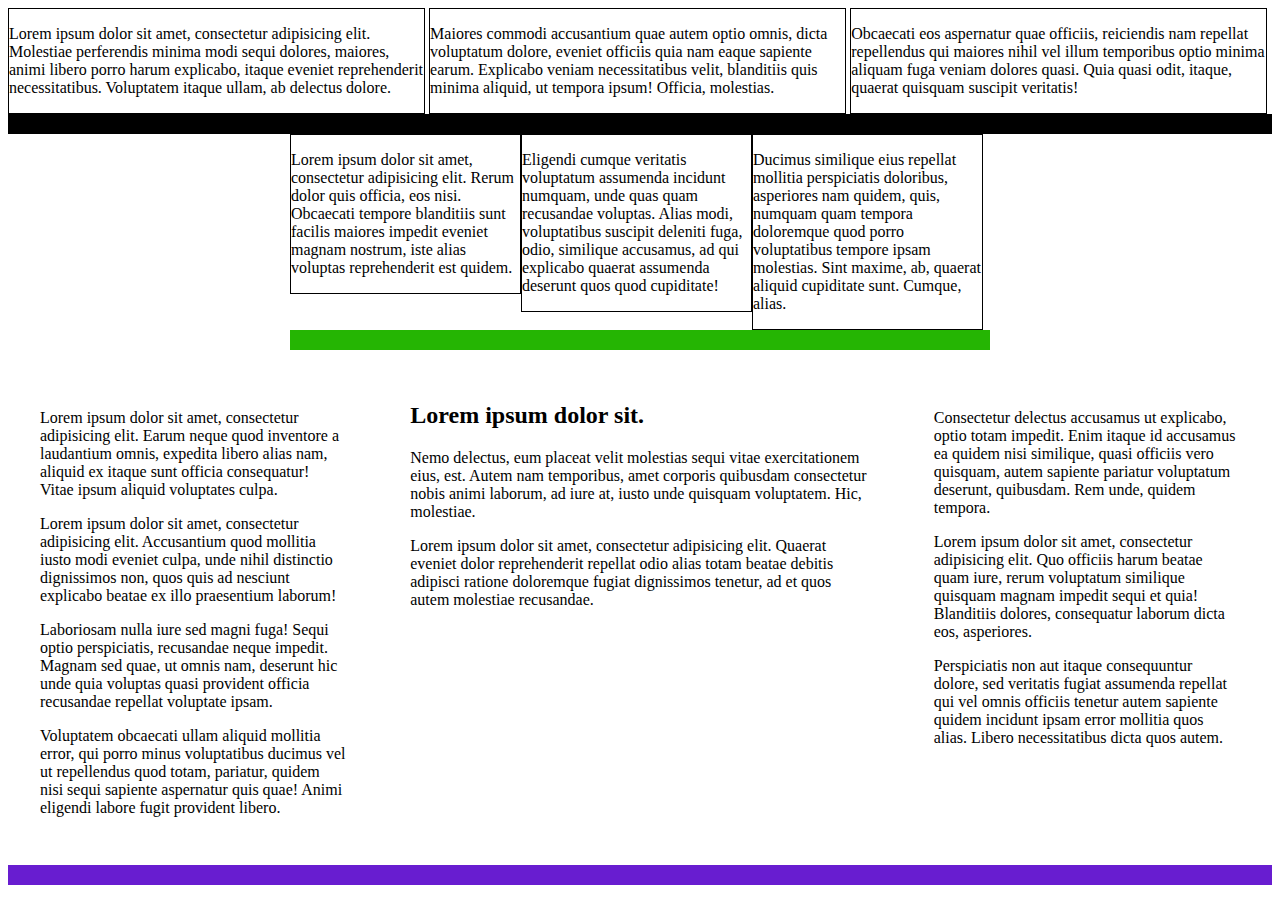
<file: clases/clase3/index.html>
<!DOCTYPE html>
<html lang="en">
<head>
  <meta charset="UTF-8">
  <title>Clase 3</title>
  <link rel="stylesheet" href="css/style.css">
</head>
<body>
  
<!-- div.inline-block>div.columna*3>p>lorem-->
  <div class="inline-block">
    <div class="columna">
      <p>Lorem ipsum dolor sit amet, consectetur adipisicing elit. Molestiae perferendis minima modi sequi dolores, maiores, animi libero porro harum explicabo, itaque eveniet reprehenderit necessitatibus. Voluptatem itaque ullam, ab delectus dolore.</p>
    </div>
    <div class="columna">
      <p>Maiores commodi accusantium quae autem optio omnis, dicta voluptatum dolore, eveniet officiis quia nam eaque sapiente earum. Explicabo veniam necessitatibus velit, blanditiis quis minima aliquid, ut tempora ipsum! Officia, molestias.</p>
    </div>
    <div class="columna">
      <p>Obcaecati eos aspernatur quae officiis, reiciendis nam repellat repellendus qui maiores nihil vel illum temporibus optio minima aliquam fuga veniam dolores quasi. Quia quasi odit, itaque, quaerat quisquam suscipit veritatis!</p>
    </div>
  </div>

<!-- div.float>div.columna*3>p>lorem-->
  <div class="container">
    <div class="float">
      <div class="columna">
        <p>Lorem ipsum dolor sit amet, consectetur adipisicing elit. Rerum dolor quis officia, eos nisi. Obcaecati tempore blanditiis sunt facilis maiores impedit eveniet magnam nostrum, iste alias voluptas reprehenderit est quidem.</p>
      </div>
      <div class="columna">
        <p>Eligendi cumque veritatis voluptatum assumenda incidunt numquam, unde quas quam recusandae voluptas. Alias modi, voluptatibus suscipit deleniti fuga, odio, similique accusamus, ad qui explicabo quaerat assumenda deserunt quos quod cupiditate!</p>
      </div>
      <div class="columna">
        <p>Ducimus similique eius repellat mollitia perspiciatis doloribus, asperiores nam quidem, quis, numquam quam tempora doloremque quod porro voluptatibus tempore ipsam molestias. Sint maxime, ab, quaerat aliquid cupiditate sunt. Cumque, alias.</p>
      </div>
    </div>
  </div>
  
<!-- div.flex>div.columna*3>p>lorem-->
  <div class="flex">
    <div class="columna">
      <p>Lorem ipsum dolor sit amet, consectetur adipisicing elit. Earum neque quod inventore a laudantium omnis, expedita libero alias nam, aliquid ex itaque sunt officia consequatur! Vitae ipsum aliquid voluptates culpa.</p>
      <p>Lorem ipsum dolor sit amet, consectetur adipisicing elit. Accusantium quod mollitia iusto modi eveniet culpa, unde nihil distinctio dignissimos non, quos quis ad nesciunt explicabo beatae ex illo praesentium laborum!</p>
      <p>Laboriosam nulla iure sed magni fuga! Sequi optio perspiciatis, recusandae neque impedit. Magnam sed quae, ut omnis nam, deserunt hic unde quia voluptas quasi provident officia recusandae repellat voluptate ipsam.</p>
      <p>Voluptatem obcaecati ullam aliquid mollitia error, qui porro minus voluptatibus ducimus vel ut repellendus quod totam, pariatur, quidem nisi sequi sapiente aspernatur quis quae! Animi eligendi labore fugit provident libero.</p>
    </div>
    <div id="segundo" class="columna">
       <h2>Lorem ipsum dolor sit.</h2>
      <p>Nemo delectus, eum placeat velit molestias sequi vitae exercitationem eius, est. Autem nam temporibus, amet corporis quibusdam consectetur nobis animi laborum, ad iure at, iusto unde quisquam voluptatem. Hic, molestiae.</p>
      <p>Lorem ipsum dolor sit amet, consectetur adipisicing elit. Quaerat eveniet dolor reprehenderit repellat odio alias totam beatae debitis adipisci ratione doloremque fugiat dignissimos tenetur, ad et quos autem molestiae recusandae.</p>
    </div>
    <div class="columna">
      <p>Consectetur delectus accusamus ut explicabo, optio totam impedit. Enim itaque id accusamus ea quidem nisi similique, quasi officiis vero quisquam, autem sapiente pariatur voluptatum deserunt, quibusdam. Rem unde, quidem tempora.</p>
      <p>Lorem ipsum dolor sit amet, consectetur adipisicing elit. Quo officiis harum beatae quam iure, rerum voluptatum similique quisquam magnam impedit sequi et quia! Blanditiis dolores, consequatur laborum dicta eos, asperiores.</p>
      <p>Perspiciatis non aut itaque consequuntur dolore, sed veritatis fugiat assumenda repellat qui vel omnis officiis tenetur autem sapiente quidem incidunt ipsam error mollitia quos alias. Libero necessitatibus dicta quos autem.</p>
    </div>
    
  </div>
</body>
</html>
</file>
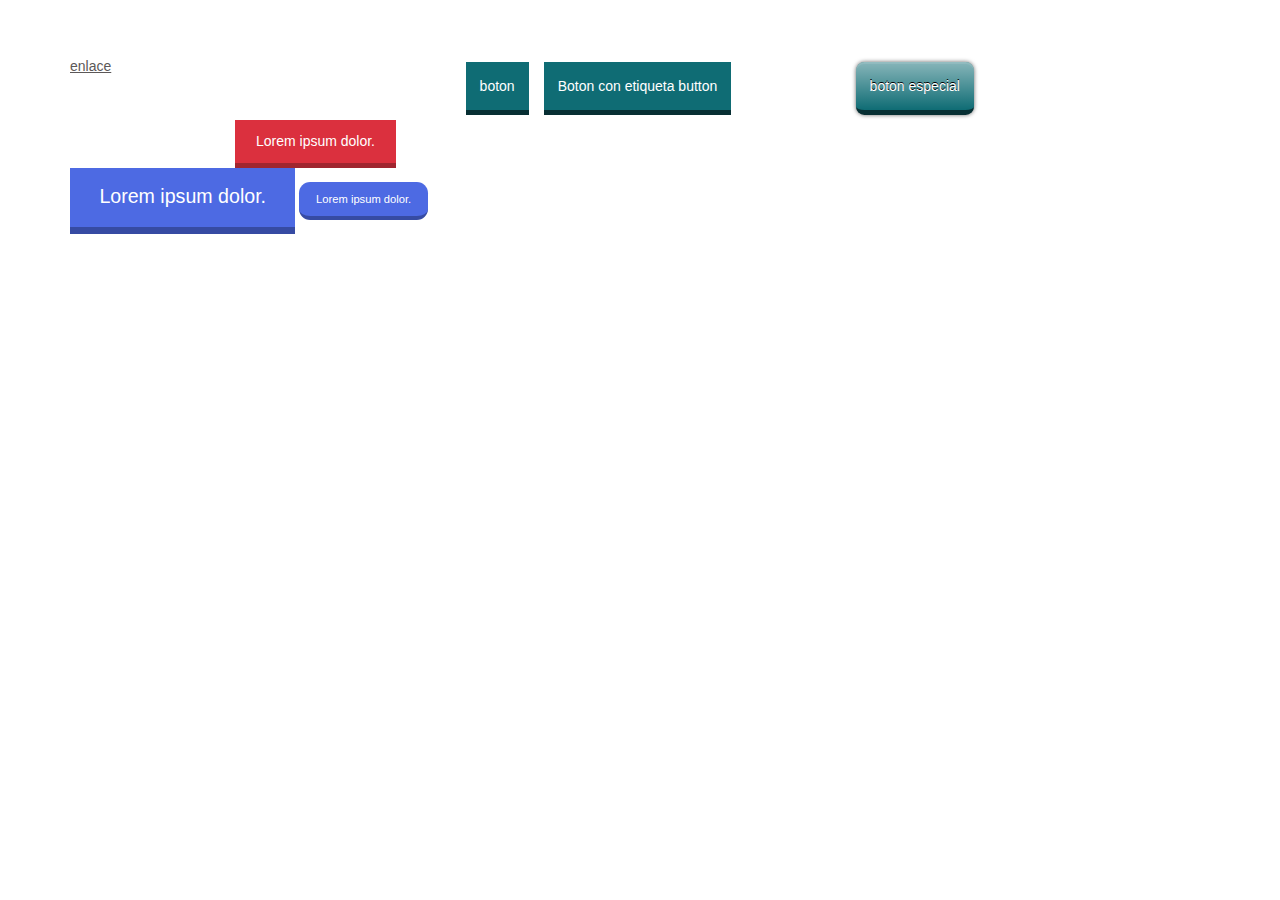
<file: clases/clase4/index.html>
<!DOCTYPE html>
<html lang="en">
<head>
  <meta charset="UTF-8">
  <title>Enlaces y Botones</title>
  <link rel="stylesheet" href="css/style.css">
  <link rel="stylesheet" href="../clase3/css/bootstrap.min.css">
</head>
<body>
  
  <div class="container elemento_con_margen">
    <div class="row">
      <!-- .col-md-4*3 -->
      <div class="col-md-4">
        <a href="#" class="enlace">enlace</a>
      </div>
      <div class="col-md-4">
        <a href="#" class="boton">boton</a>
        <button class="boton">Boton con etiqueta button</button>
      </div>
      <div class="col-md-4">
        <a href="#" class="boton especial">boton especial</a>
      </div>
    </div>
    <div class="row">
      <div class="col-md-4">
<!--        a.btn>lorem3-->
        <a href="#" class="btn">Lorem ipsum dolor.</a>
<!--        a.btn.btn-rojo>lorem3-->
        <a href="#" class="btn btn-rojo">Lorem ipsum dolor.</a>
<!--        a.btn.btn-azul.btn-lg>lorem3-->
        <a href="#" class="btn btn-azul btn-lg">Lorem ipsum dolor.</a>
        <a href="#" class="btn btn-azul btn-small btn-redondo">Lorem ipsum dolor.</a>
      </div>
    </div>
  </div>
  
</body>
</html
</file>
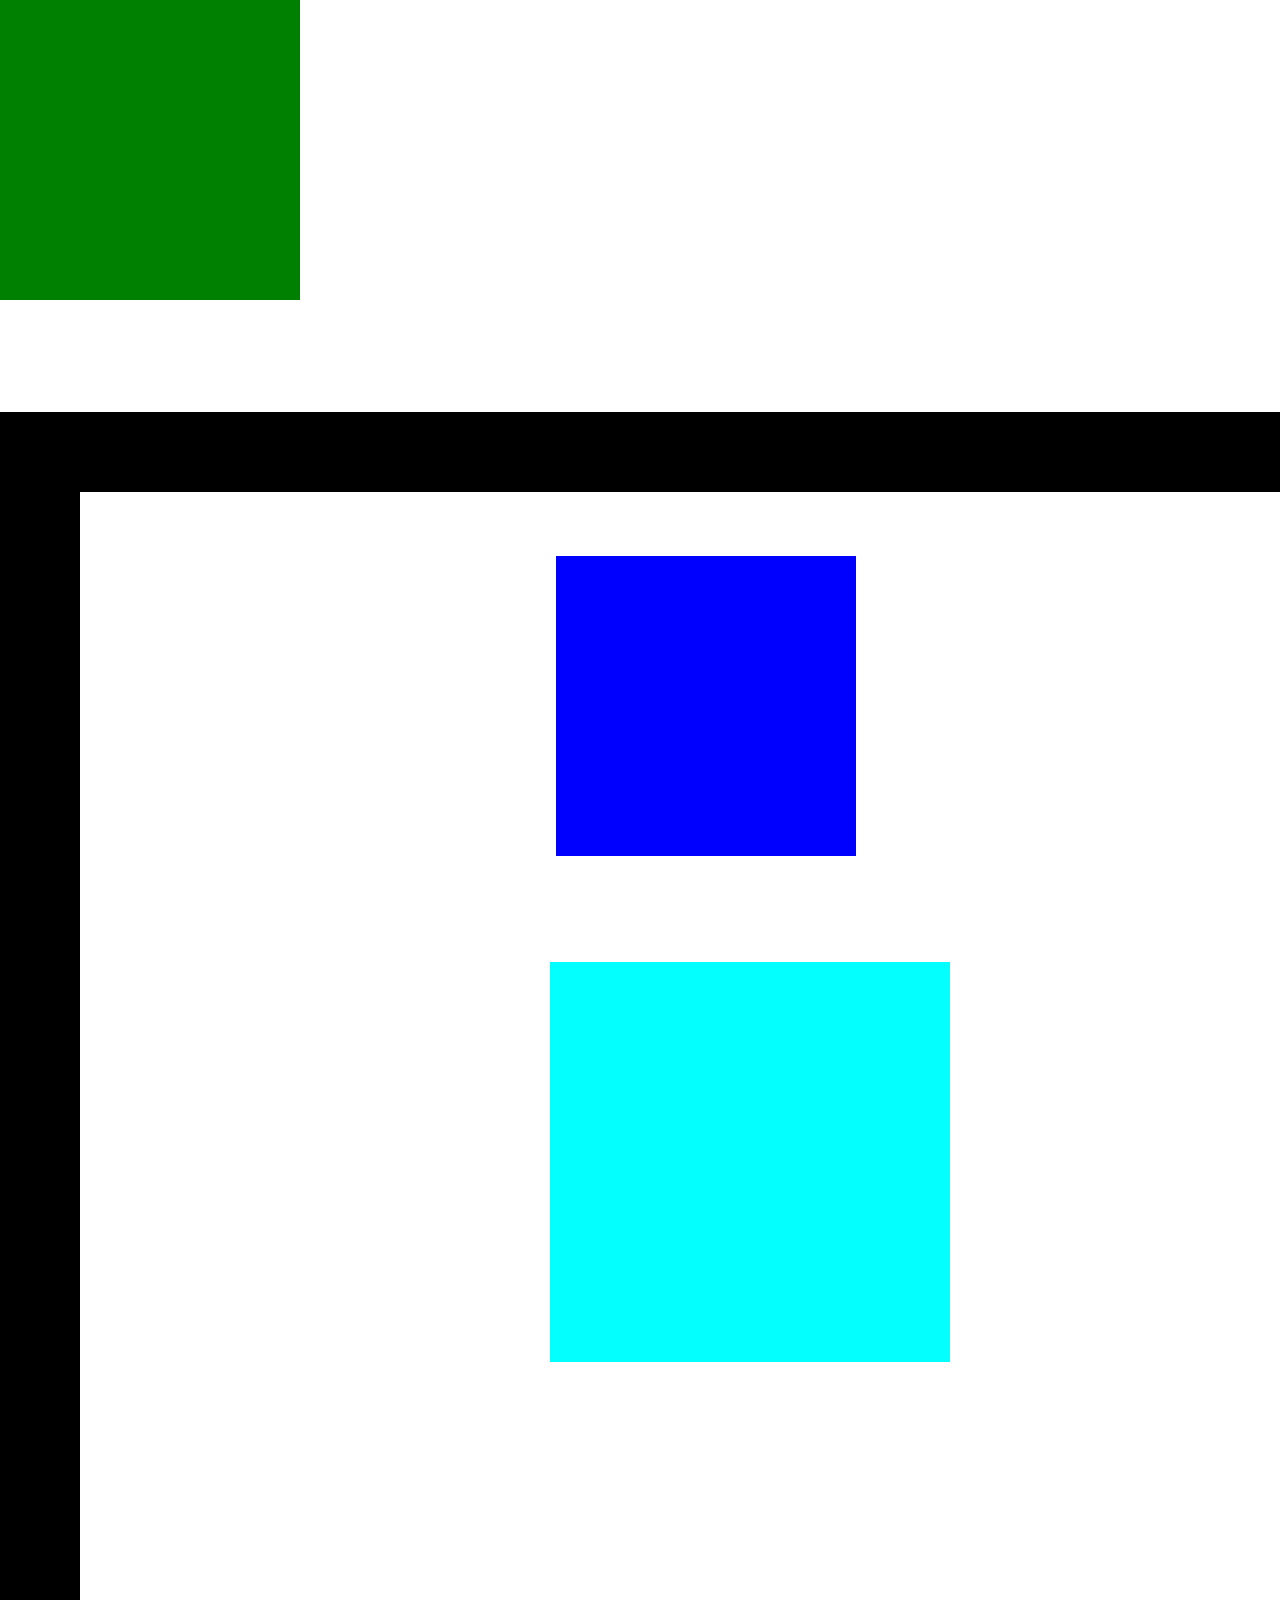
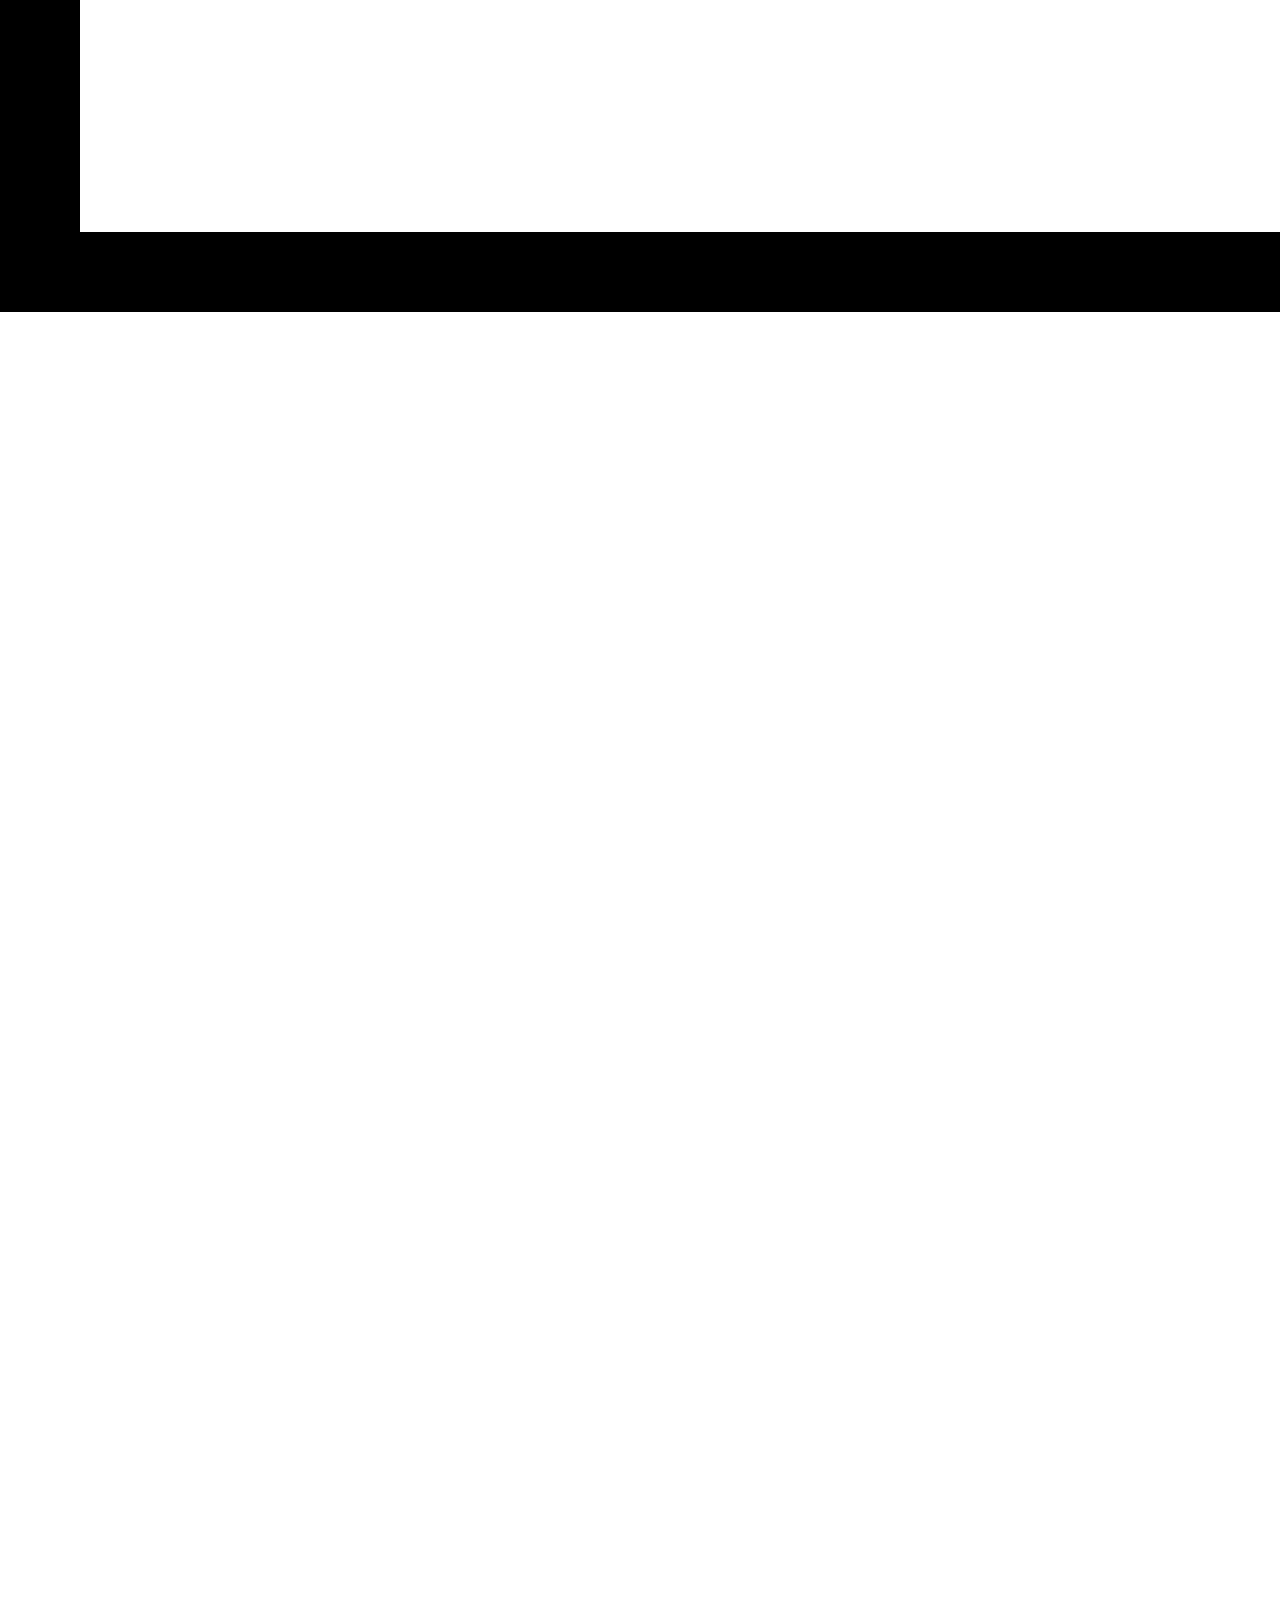
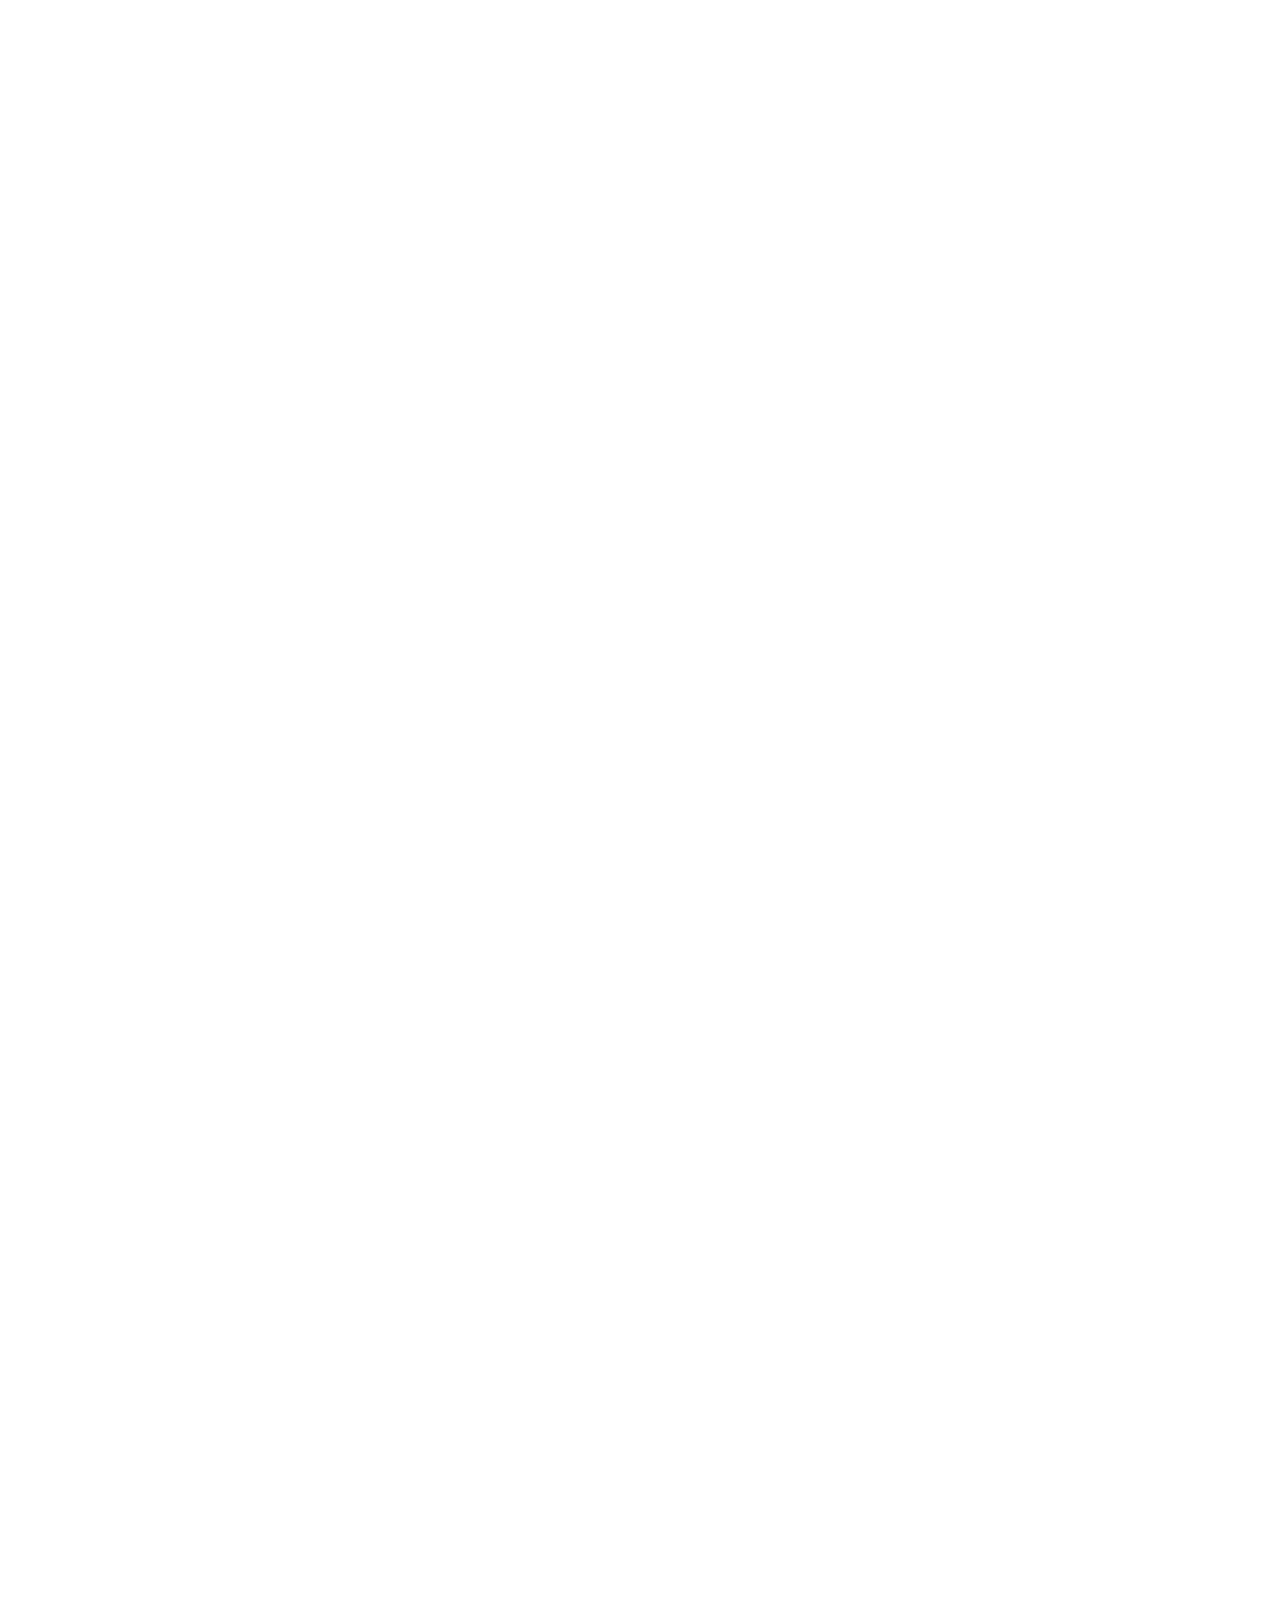
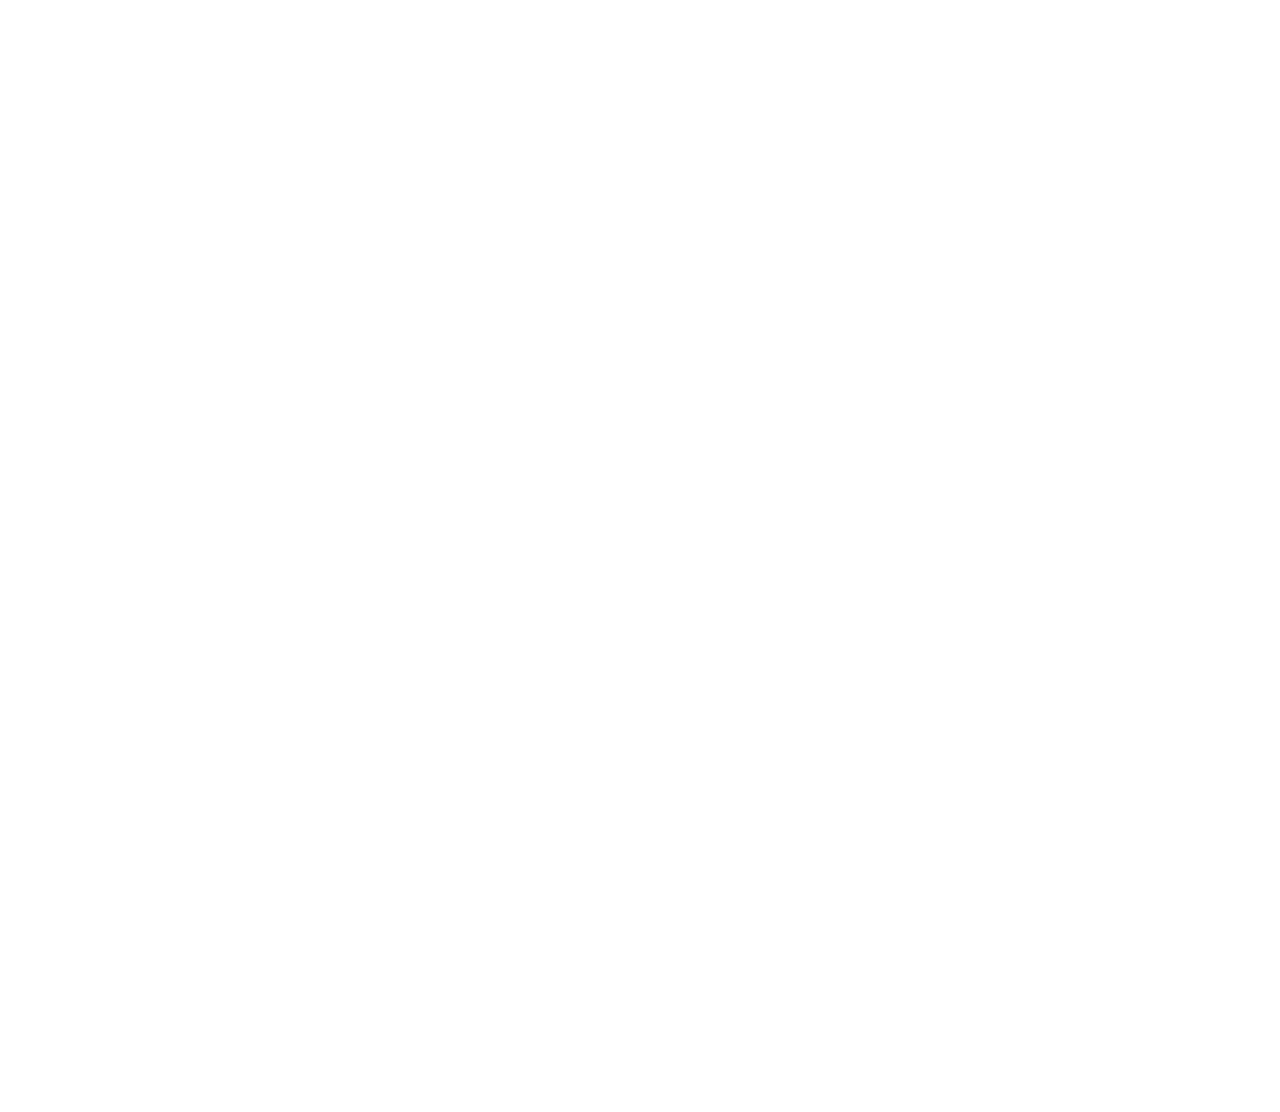
<file: clases/clase5/index.html>
<!DOCTYPE html>
<html lang="en">
<head>
  <meta charset="UTF-8">
  <title>Clase 5</title>
  <link rel="stylesheet" href="../clase3/css/bootstrap.min.css">
  <link rel="stylesheet" href="css/style.css">
</head>
<body>
  
  <div class="posicion-absoluta"></div>
  <div class="posicion-relativa"></div>
  <div class="posicion-fija"></div>
  
  <div class="caja-grande">
    <div class="caja-pequena">
      
    </div>
  </div>
  <br>
  <br>
  <br>
  <br>
  <br>
  <br>
  <br>
  <br>
  <br>
  <br>
  <br>
  <br>
  <br>
  <br>
  <br>
  <br>
  <br>
  <br>
  <br>
  <br>
  <br>
  <br>
  <br>
  <br>
  <br>
  <br>
  <br>
  <br>
  <br>
  <br>
  <br>
  <br>
  <br>
  <br>
  <br>
  <br>
  <br>
  <br>
  <br>
  <br>
  <br>
  <br>
  <br>
  <br>
  <br>
  <br>
  <br>
  <br>
  <br>
  <br>
  <br>
  <br>
  <br>
  <br>
  <br>
  <br>
  <br>
  <br>
  <br>
  <br>
  <br>
  <br>
  <br>
  <br>
  <br>
  <br>
  <br>
  <br>
  <br>
  <br>
  <br>
  <br>
  <br>
  <br>
  <br>
  <br>
  <br>
  <br>
  <br>
  <br>
  <br>
  <br>
  <br>
  <br>
  <br>
  <br>
  <br>
  <br>
  <br>
  <br>
  <br>
  <br>
  <br>
  <br>
  <br>
  <br>
  <br>
  <br>
  <br>
  <br>
  <br>
  <br>
  <br>
  <br>
  <br>
  <br>
  <br>
  <br>
  <br>
  <br>
  <br>
  <br>
  <br>
  <br>
  <br>
  <br>
  <br>
  <br>
  <br>
  <br>
  <br>
  <br>
  <br>
  <br>
  <br>
  <br>
  <br>
  <br>
  <br>
  <br>
  <br>
  <br>
  <br>
  <br>
  <br>
  <br>
  <br>
  <br>
  <br>
  <br>
  <br>
  <br>
  <br>
  <br>
  <br>
  <br>
  <br>
  <br>
  <br>
  <br>
  <br>
  <br>
  <br>
  <br>
  <br>
  <br>
  <br>
  <br>
  <br>
  <br>
  <br>
  <br>
  <br>
  <br>
  <br>
  <br>
  <br>
  <br>
  <br>
  <br>
  <br>
  <br>
  <br>
  <br>
  <br>
  <br>
  <br>
  <br>
  <br>
  <br>
  <br>
  <br>
  <br>
  <br>
  <br>
  <br>
  <br>
  <br>
  <br>
  <br>
  <br>
  <br>
  <br>
  <br>
  <br>
  <br>
  <br>
  <br>
  <br>
  <br>
  
</body>
</html>
</file>
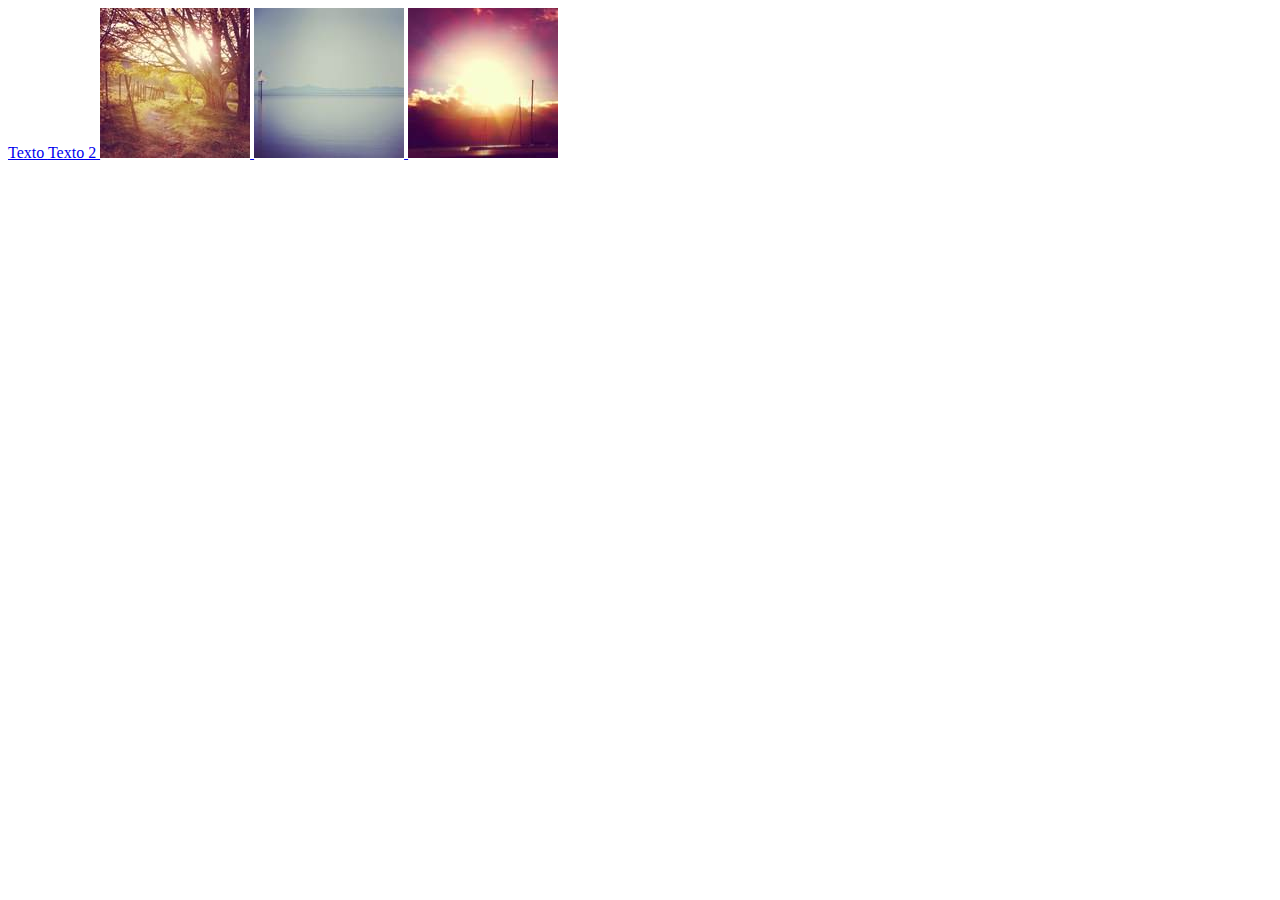
<file: clases/clase8/index.html>
<!DOCTYPE html>
<html lang="en">
<head>
  <meta charset="UTF-8">
  <title>jQuery</title>
  <link rel="stylesheet" href="vendors/fancybox/jquery.fancybox.css">
  <link rel="stylesheet" href="vendors/fancybox/helpers/jquery.fancybox-buttons.css">
  <link rel="stylesheet" href="vendors/fancybox/helpers/jquery.fancybox-thumbs.css">
  <link rel="stylesheet" href="css/style.css">
</head>
<body>
  
  <a id="boton1" href="#">
    Texto
  </a>
  
  <a class="boton" href="#">
    Texto 2
  </a>
  
  <a rel="paisaje" title="tituloas asd asdas" class="galeria" href="img/galeria/1_b.jpg">
    <img src="img/galeria/1_s.jpg" alt="">
  </a>
  <a rel="paisaje" title="tituloas asd asdas" class="galeria" href="img/galeria/2_b.jpg">
    <img src="img/galeria/2_s.jpg" alt="">
  </a>
  <a rel="paisaje" title="tituloas asd asdas" class="galeria" href="img/galeria/3_b.jpg">
    <img src="img/galeria/3_s.jpg" alt="">
  </a>
  
  
  <script src="js/jquery-2.1.3.min.js"></script>
  <script src="vendors/fancybox/jquery.fancybox.js"></script>
  <script src="vendors/fancybox/helpers/jquery.fancybox-buttons.js"></script>
  <script src="vendors/fancybox/helpers/jquery.fancybox-thumbs.js"></script>
  <script src="js/app.js"></script>
</body>
</html>
</file>
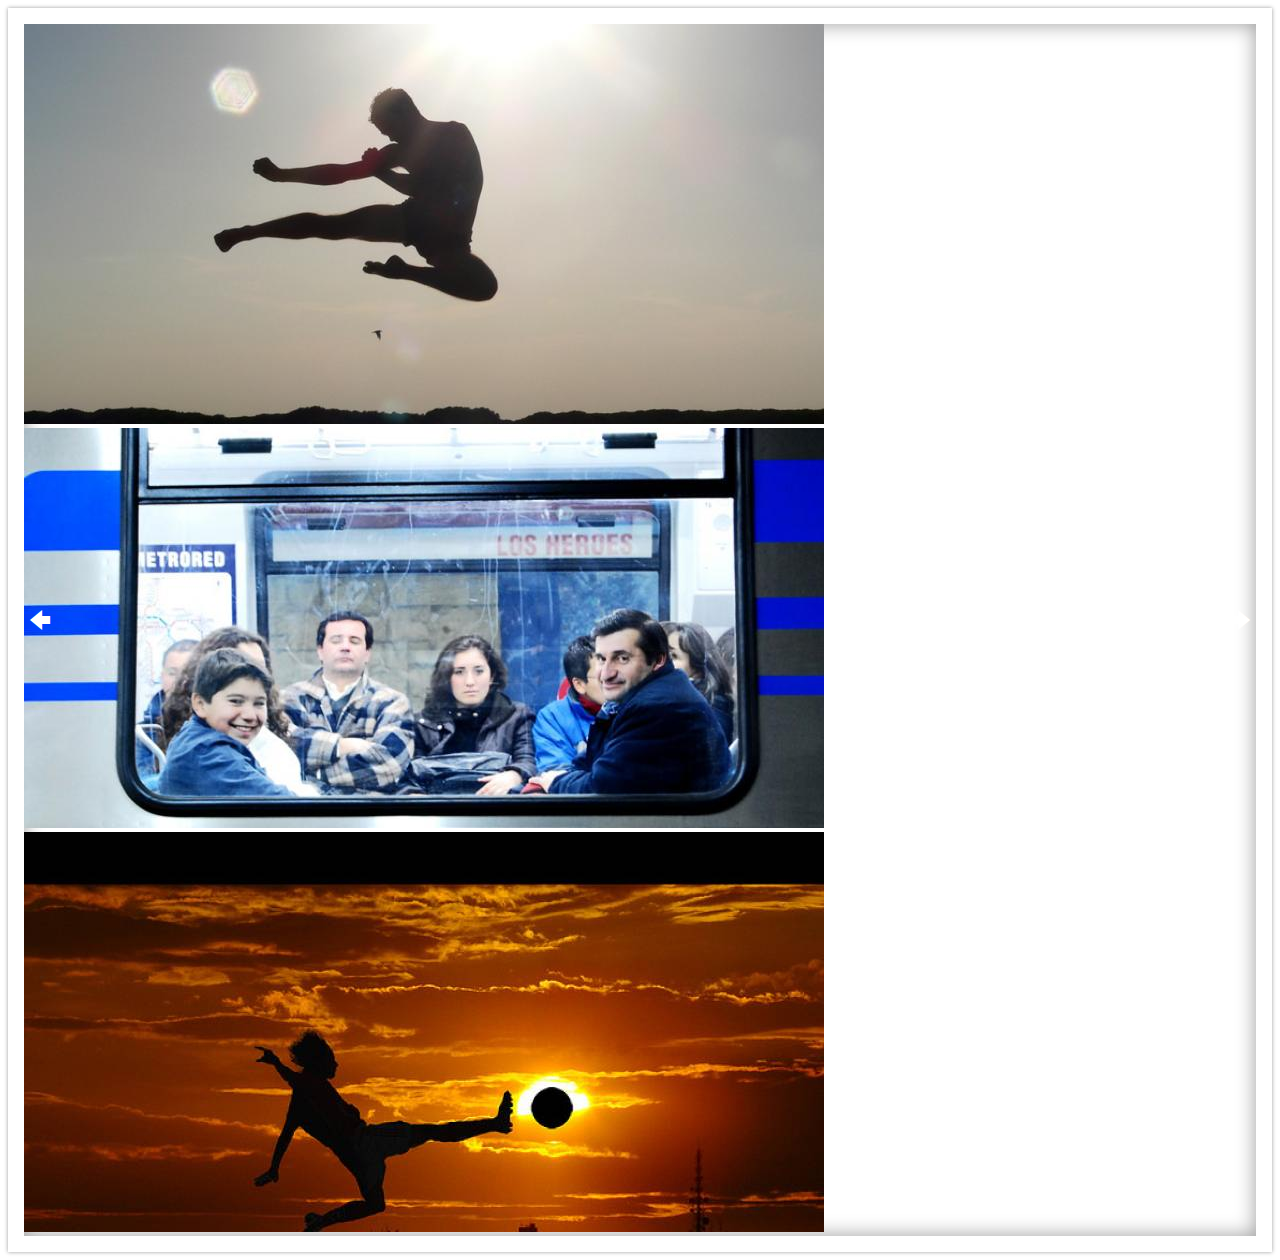
<file: clases/clase9/index.html>
<!DOCTYPE html>
<html lang="en">
<head>
  <meta charset="UTF-8">
  <title>Clase 9</title>
  <link rel="stylesheet" href="fonts/icomoon/style.css">
  <link rel="stylesheet" href="css/style.css">
</head>
<body>
 
  
  <div class="carusel1">
    <div class="cycle-slideshow" 
      data-cycle-fx="fade"
      data-cycle-pause-on-hover="true"
      data-cycle-speed="90" 
      data-cycle-timeout="0"
      data-cycle-next=".next"
      data-cycle-prev=".prev"
      data-cycle-pager=".pager"
    >
      <img src="img/1.jpg" alt="">
      <img src="img/2.jpg" alt="">
      <img src="img/3.jpg" alt="">
    </div>
    
    <div class="pager">
    </div>
    
    <div class="navegation">
      <a href="" class="next">
        <span class="icon-arrow-right"></span>
      </a>
      <a href="" class="prev">
        <span class="icon-arrow-left"></span>
      </a>
    </div>
  </div>
  
  
  <script src="//code.jquery.com/jquery-1.11.2.min.js"></script>
  <script src="http://malsup.github.io/min/jquery.cycle2.min.js"></script>
</body>
</html>
</file>
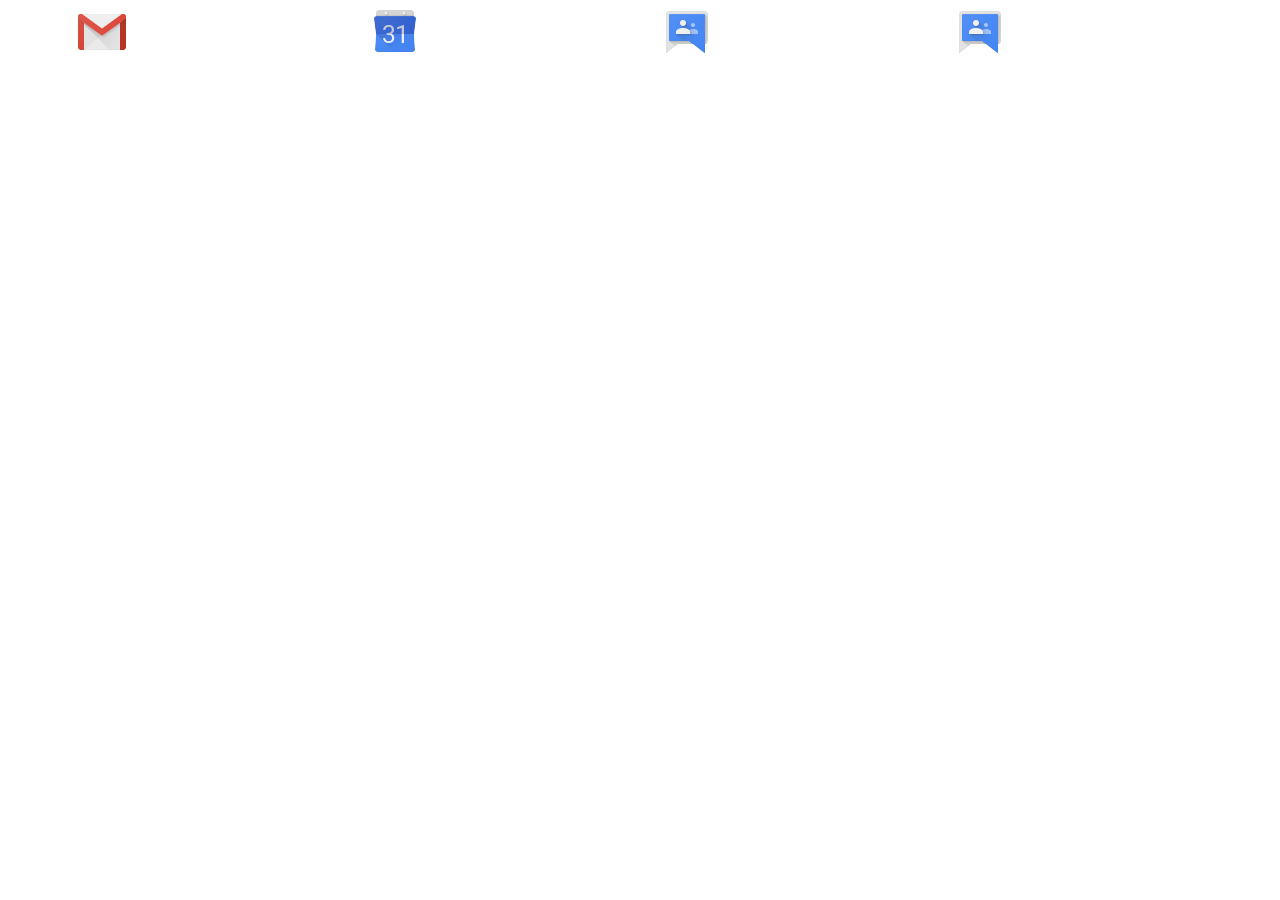
<file: tareas/tarea2/index.html>
<!DOCTYPE html>
<html lang="en">
<head>
  <meta charset="UTF-8">
  <title>Tarea 2 Sprites</title>
  <link rel="stylesheet" href="../../clases/clase3/css/bootstrap.css">
  <link rel="stylesheet" href="css/style.css">
</head>
<body>
  
  <div class="container">
    <div class="row">
      <div class="col-md-3">
        <a href="#" class="boton gmail"></a>
      </div>
      <div class="col-md-3">
        <a href="#" class="boton calendar"></a>
      </div>
      <div class="col-md-3">
        <a href="#" class="boton docs"></a>
      </div>
      <div class="col-md-3">
        <a href="#" class="boton drive"></a>
      </div>
    </div>
  </div>
  
</body>
</html>
</file>
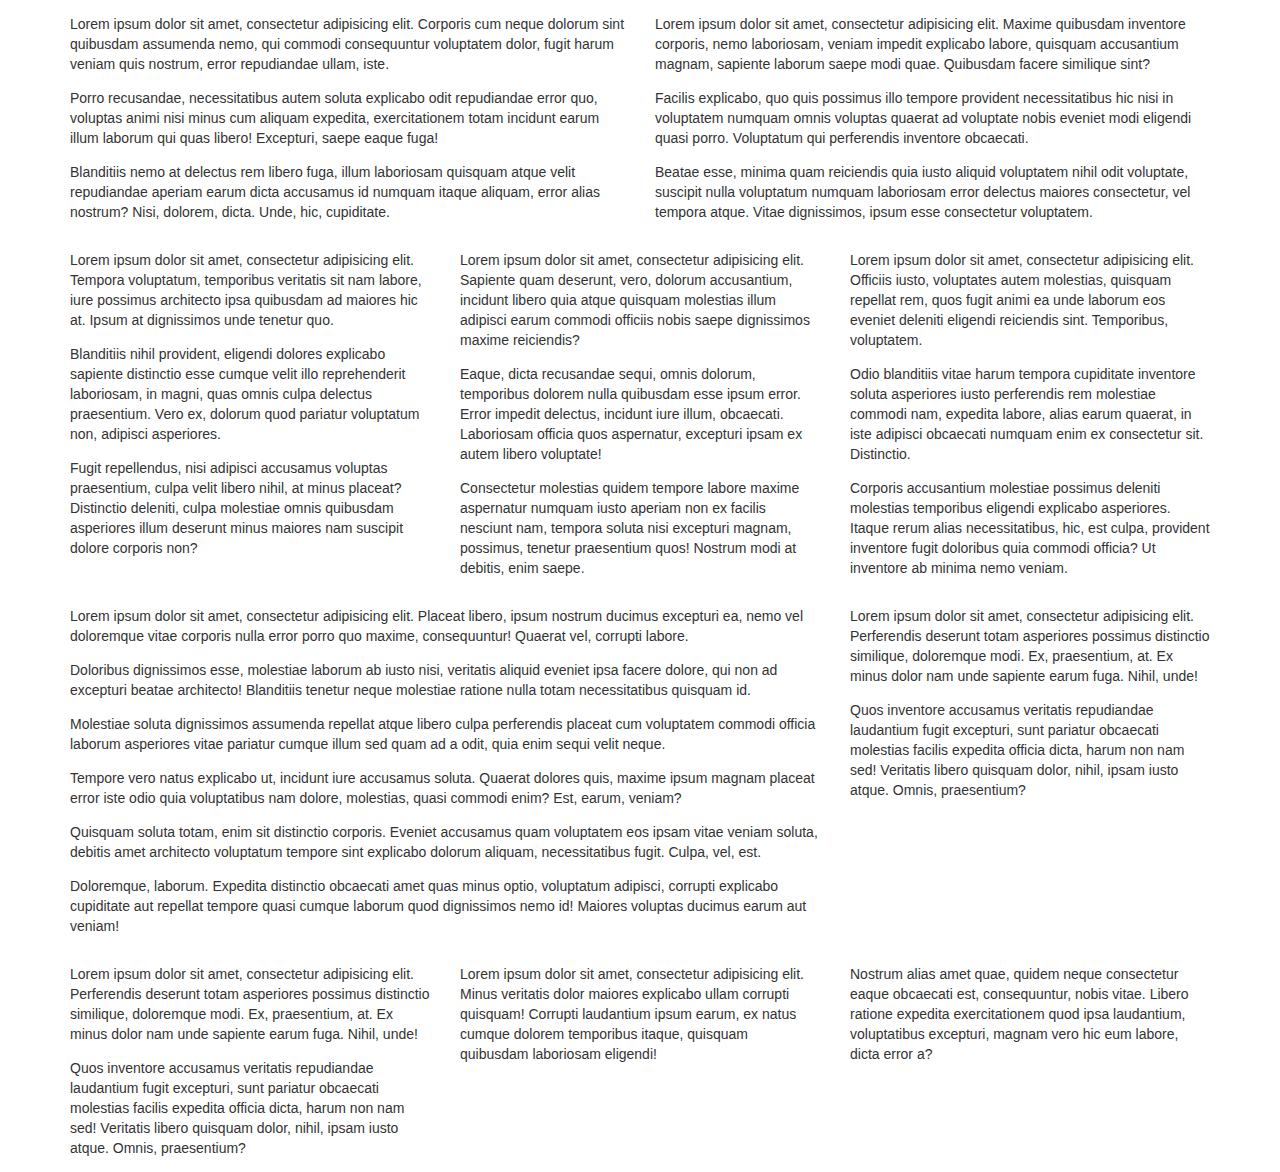
<file: clases/clase3/bt.html>
<!DOCTYPE html>
<html lang="en">
<head>
  <meta charset="UTF-8">
  <title>Ejemplo Bootstrap</title>
  <link rel="stylesheet" href="css/bootstrap.min.css">
</head>
<body>
  
  <!-- .container>.row-->
  <div class="container">
    <div class="row">
    <!-- .col-md-6*2>p*3>lorem-->
      <div class="col-md-6">
        <p>Lorem ipsum dolor sit amet, consectetur adipisicing elit. Corporis cum neque dolorum sint quibusdam assumenda nemo, qui commodi consequuntur voluptatem dolor, fugit harum veniam quis nostrum, error repudiandae ullam, iste.</p>
        <p>Porro recusandae, necessitatibus autem soluta explicabo odit repudiandae error quo, voluptas animi nisi minus cum aliquam expedita, exercitationem totam incidunt earum illum laborum qui quas libero! Excepturi, saepe eaque fuga!</p>
        <p>Blanditiis nemo at delectus rem libero fuga, illum laboriosam quisquam atque velit repudiandae aperiam earum dicta accusamus id numquam itaque aliquam, error alias nostrum? Nisi, dolorem, dicta. Unde, hic, cupiditate.</p>
      </div>
      <div class="col-md-6">
        <p>Lorem ipsum dolor sit amet, consectetur adipisicing elit. Maxime quibusdam inventore corporis, nemo laboriosam, veniam impedit explicabo labore, quisquam accusantium magnam, sapiente laborum saepe modi quae. Quibusdam facere similique sint?</p>
        <p>Facilis explicabo, quo quis possimus illo tempore provident necessitatibus hic nisi in voluptatem numquam omnis voluptas quaerat ad voluptate nobis eveniet modi eligendi quasi porro. Voluptatum qui perferendis inventore obcaecati.</p>
        <p>Beatae esse, minima quam reiciendis quia iusto aliquid voluptatem nihil odit voluptate, suscipit nulla voluptatum numquam laboriosam error delectus maiores consectetur, vel tempora atque. Vitae dignissimos, ipsum esse consectetur voluptatem.</p>
      </div>
    </div>
  </div>
  
  <!--  .container>.row>.col-md-4*3>p*3>lorem-->
  <div class="container">
    <div class="row">
      <div class="col-md-4">
        <p>Lorem ipsum dolor sit amet, consectetur adipisicing elit. Tempora voluptatum, temporibus veritatis sit nam labore, iure possimus architecto ipsa quibusdam ad maiores hic at. Ipsum at dignissimos unde tenetur quo.</p>
        <p>Blanditiis nihil provident, eligendi dolores explicabo sapiente distinctio esse cumque velit illo reprehenderit laboriosam, in magni, quas omnis culpa delectus praesentium. Vero ex, dolorum quod pariatur voluptatum non, adipisci asperiores.</p>
        <p>Fugit repellendus, nisi adipisci accusamus voluptas praesentium, culpa velit libero nihil, at minus placeat? Distinctio deleniti, culpa molestiae omnis quibusdam asperiores illum deserunt minus maiores nam suscipit dolore corporis non?</p>
      </div>
      <div class="col-md-4">
        <p>Lorem ipsum dolor sit amet, consectetur adipisicing elit. Sapiente quam deserunt, vero, dolorum accusantium, incidunt libero quia atque quisquam molestias illum adipisci earum commodi officiis nobis saepe dignissimos maxime reiciendis?</p>
        <p>Eaque, dicta recusandae sequi, omnis dolorum, temporibus dolorem nulla quibusdam esse ipsum error. Error impedit delectus, incidunt iure illum, obcaecati. Laboriosam officia quos aspernatur, excepturi ipsam ex autem libero voluptate!</p>
        <p>Consectetur molestias quidem tempore labore maxime aspernatur numquam iusto aperiam non ex facilis nesciunt nam, tempora soluta nisi excepturi magnam, possimus, tenetur praesentium quos! Nostrum modi at debitis, enim saepe.</p>
      </div>
      <div class="col-md-4">
        <p>Lorem ipsum dolor sit amet, consectetur adipisicing elit. Officiis iusto, voluptates autem molestias, quisquam repellat rem, quos fugit animi ea unde laborum eos eveniet deleniti eligendi reiciendis sint. Temporibus, voluptatem.</p>
        <p>Odio blanditiis vitae harum tempora cupiditate inventore soluta asperiores iusto perferendis rem molestiae commodi nam, expedita labore, alias earum quaerat, in iste adipisci obcaecati numquam enim ex consectetur sit. Distinctio.</p>
        <p>Corporis accusantium molestiae possimus deleniti molestias temporibus eligendi explicabo asperiores. Itaque rerum alias necessitatibus, hic, est culpa, provident inventore fugit doloribus quia commodi officia? Ut inventore ab minima nemo veniam.</p>
      </div>
    </div>
  </div>
  
  <!--  .container>.row-->
  <div class="container">
    <div class="row">
      <!--  .col-md-8>p*6>lorem-->
      <div class="col-md-8">
        <p>Lorem ipsum dolor sit amet, consectetur adipisicing elit. Placeat libero, ipsum nostrum ducimus excepturi ea, nemo vel doloremque vitae corporis nulla error porro quo maxime, consequuntur! Quaerat vel, corrupti labore.</p>
        <p>Doloribus dignissimos esse, molestiae laborum ab iusto nisi, veritatis aliquid eveniet ipsa facere dolore, qui non ad excepturi beatae architecto! Blanditiis tenetur neque molestiae ratione nulla totam necessitatibus quisquam id.</p>
        <p>Molestiae soluta dignissimos assumenda repellat atque libero culpa perferendis placeat cum voluptatem commodi officia laborum asperiores vitae pariatur cumque illum sed quam ad a odit, quia enim sequi velit neque.</p>
        <p>Tempore vero natus explicabo ut, incidunt iure accusamus soluta. Quaerat dolores quis, maxime ipsum magnam placeat error iste odio quia voluptatibus nam dolore, molestias, quasi commodi enim? Est, earum, veniam?</p>
        <p>Quisquam soluta totam, enim sit distinctio corporis. Eveniet accusamus quam voluptatem eos ipsam vitae veniam soluta, debitis amet architecto voluptatum tempore sint explicabo dolorum aliquam, necessitatibus fugit. Culpa, vel, est.</p>
        <p>Doloremque, laborum. Expedita distinctio obcaecati amet quas minus optio, voluptatum adipisci, corrupti explicabo cupiditate aut repellat tempore quasi cumque laborum quod dignissimos nemo id! Maiores voluptas ducimus earum aut veniam!</p>
      </div>
      <!--  .col-md-4>p*2>lorem-->
      <div class="col-md-4">
        <p>Lorem ipsum dolor sit amet, consectetur adipisicing elit. Perferendis deserunt totam asperiores possimus distinctio similique, doloremque modi. Ex, praesentium, at. Ex minus dolor nam unde sapiente earum fuga. Nihil, unde!</p>
        <p>Quos inventore accusamus veritatis repudiandae laudantium fugit excepturi, sunt pariatur obcaecati molestias facilis expedita officia dicta, harum non nam sed! Veritatis libero quisquam dolor, nihil, ipsam iusto atque. Omnis, praesentium?</p>
      </div>
    </div>
  </div>
  
  <div class="container">
    <div class="row">
      <!--  .col-md-4>p*2>lorem-->
      <div class="col-md-4">
        <p>
          Lorem ipsum dolor sit amet, consectetur adipisicing elit. Perferendis deserunt totam asperiores possimus distinctio similique, doloremque modi. Ex, praesentium, at. Ex minus dolor nam unde sapiente earum fuga. Nihil, unde!
        </p>
        <p>
          Quos inventore accusamus veritatis repudiandae laudantium fugit excepturi, sunt pariatur obcaecati molestias facilis expedita officia dicta, harum non nam sed! Veritatis libero quisquam dolor, nihil, ipsam iusto atque. Omnis, praesentium?
        </p>
      </div>
      <div class="col-md-8">
        <div class="row">
          <div class="col-md-6">
            <p>Lorem ipsum dolor sit amet, consectetur adipisicing elit. Minus veritatis dolor maiores explicabo ullam corrupti quisquam! Corrupti laudantium ipsum earum, ex natus cumque dolorem temporibus itaque, quisquam quibusdam laboriosam eligendi!</p>
          </div>
          <div class="col-md-6">
            <p>Nostrum alias amet quae, quidem neque consectetur eaque obcaecati est, consequuntur, nobis vitae. Libero ratione expedita exercitationem quod ipsa laudantium, voluptatibus excepturi, magnam vero hic eum labore, dicta error a?</p>
          </div>
        </div>
      </div>
    </div>
  </div>
  
  
  
</body>
</html>
</file>
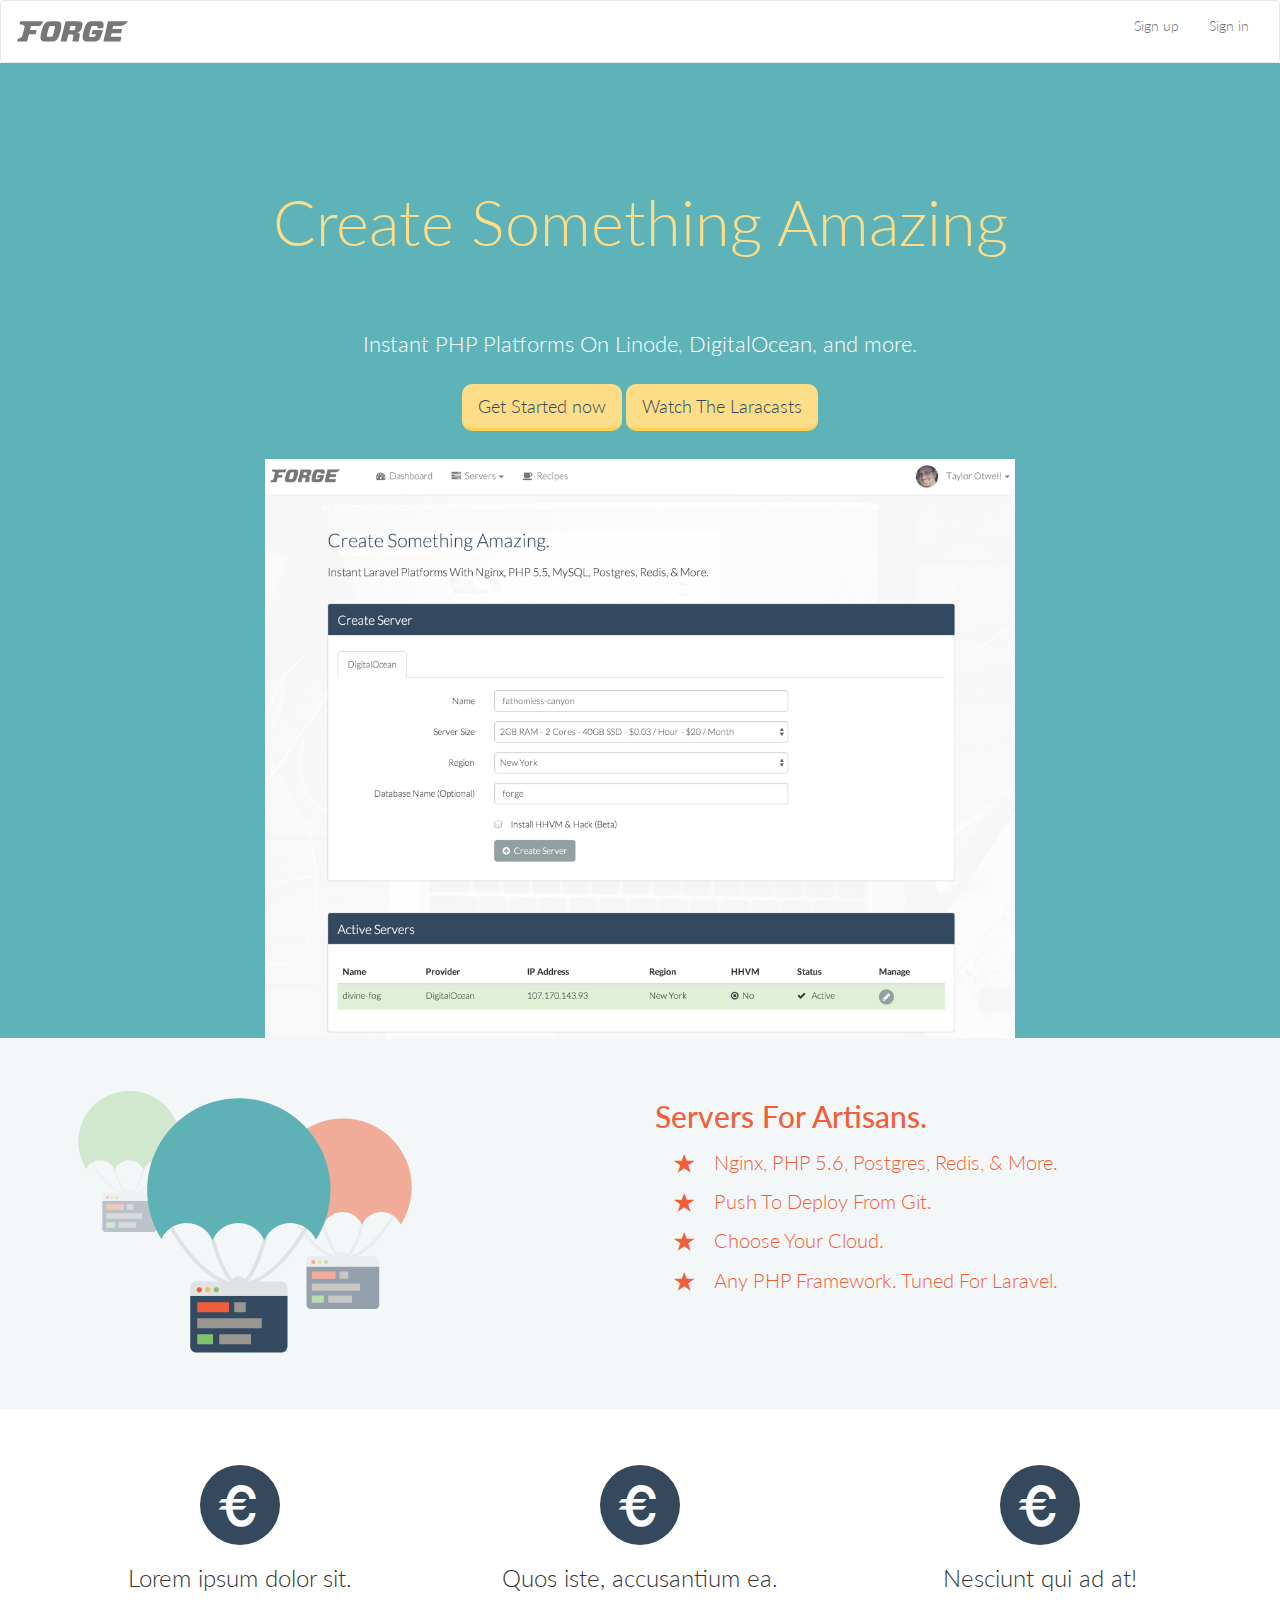
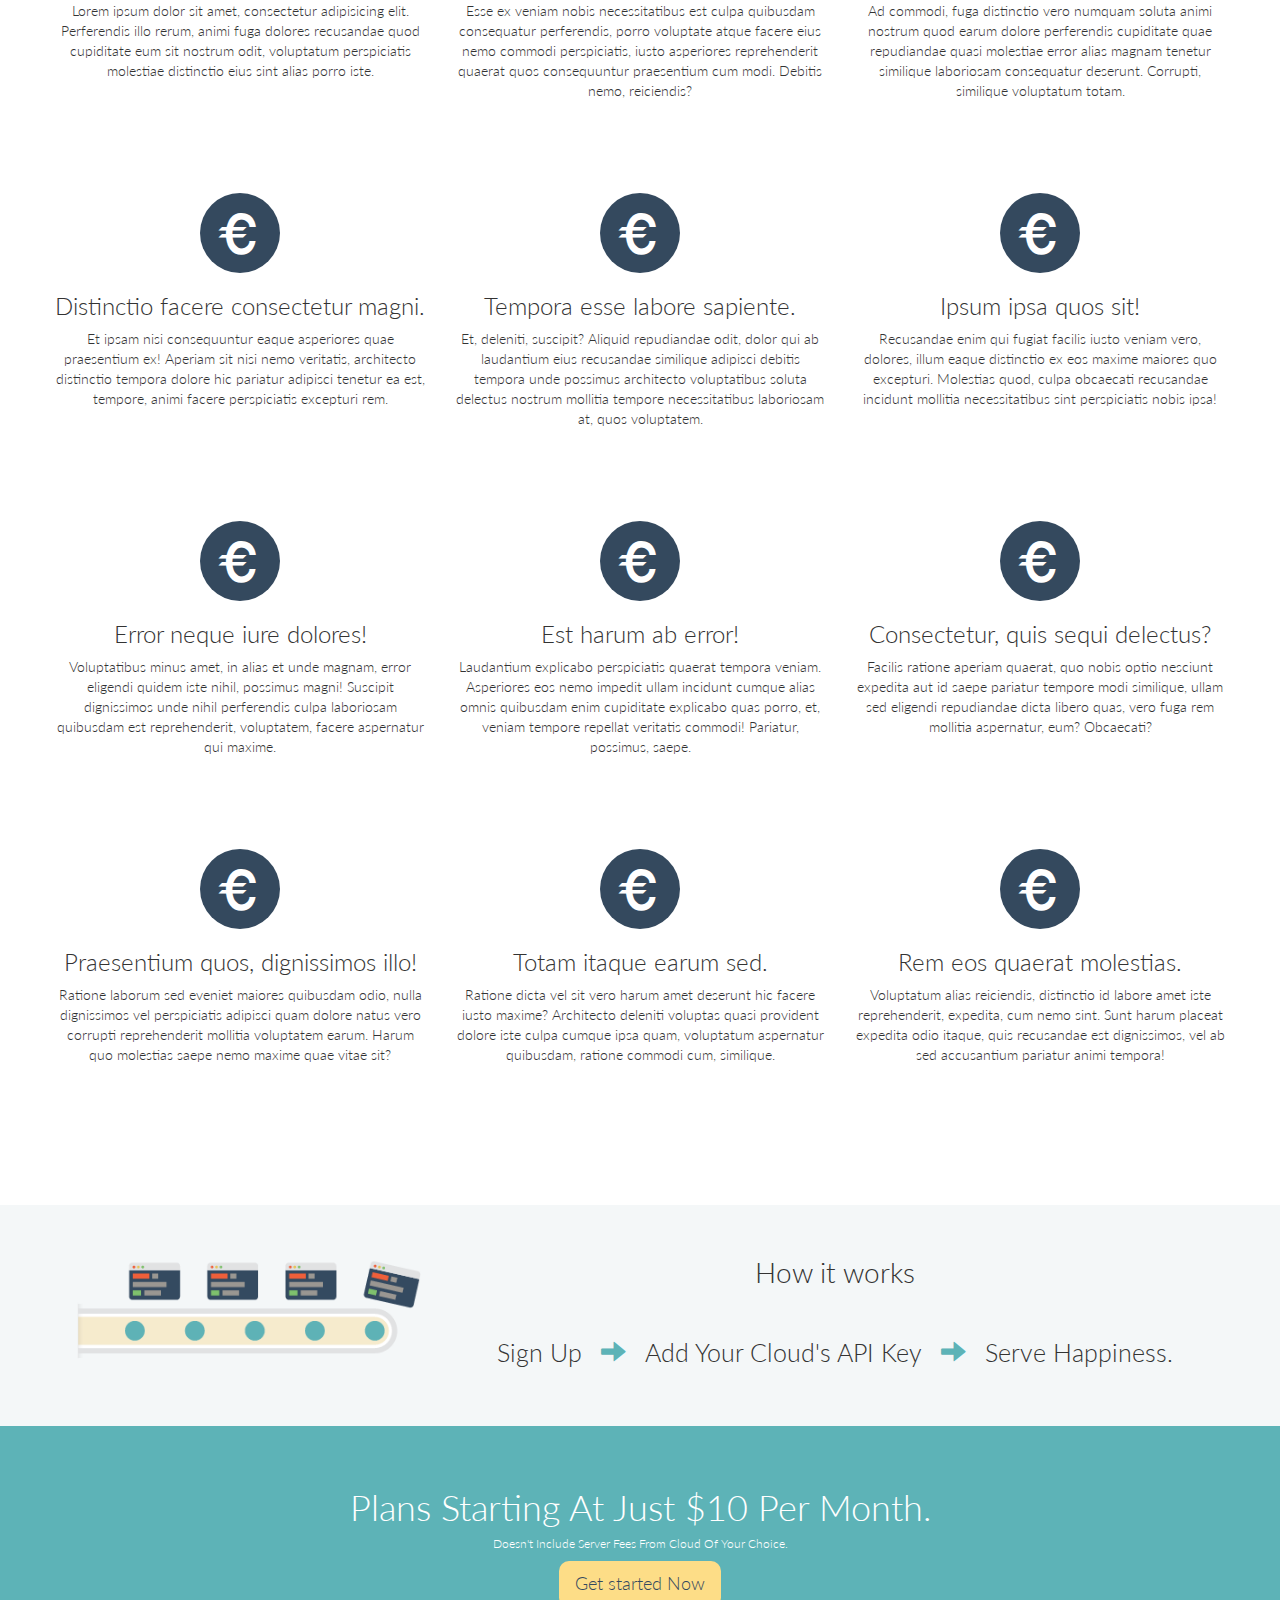
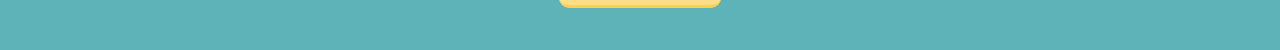
<file: clases/clase8/tarea.html>
<!DOCTYPE html>
<html lang="en">
<head>
  <meta charset="UTF-8">
  <title>Forge</title>
  <link href='http://fonts.googleapis.com/css?family=Lato:100,300,400,700,100italic,300italic,400italic,700italic' rel='stylesheet' type='text/css'>
  <link rel="stylesheet" href="../clase7/css/bootstrap.min.css">
  <link rel="stylesheet" href="css/tarea.css">
</head>
<body>
  <nav class="navbar navbar-default">
    <div class="container-fluid">
      <!-- Brand and toggle get grouped for better mobile display -->
      <div class="navbar-header">
        <button type="button" class="navbar-toggle collapsed" data-toggle="collapse" data-target="#bs-example-navbar-collapse-1">
          <span class="sr-only">Toggle navigation</span>
          <span class="icon-bar"></span>
          <span class="icon-bar"></span>
          <span class="icon-bar"></span>
        </button>
        <a class="navbar-brand" href="#">
          <img src="img/logo.png" alt="">
        </a>
      </div>

      <!-- Collect the nav links, forms, and other content for toggling -->
      <div class="collapse navbar-collapse" id="bs-example-navbar-collapse-1">
        <ul class="nav navbar-nav navbar-right">
          <li><a href="">Sign up</a>
          </li>
          <li><a href="">Sign in</a>
          </li>
        </ul>
      </div>
      <!-- /.navbar-collapse -->
    </div>
    <!-- /.container-fluid -->
</nav>
  
 <section class="jumbotron text-center">
  <div class="container">
    <h1>Create Something Amazing</h1>
    <h2>Instant PHP Platforms On Linode, DigitalOcean, and more.</h2>
    <div class="ma-2em">
      <a href="" class="btn btn-default btn-lg">Get Started now</a>
      <a href="" class="btn btn-default btn-lg">Watch The Laracasts</a>
    </div>
    <div class="row">
      <div class="col-sm-8 col-sm-offset-2">
        <img class="img-responsive" src="img/hero.png" alt="">
      </div>
    </div>
  </div>
</section>  

 <section class="second">
   <div class="container">
     <div class="row">
       <div class="col-sm-6">
         <img class="img-responsive" src="img/globo.png" alt="">
       </div>
       <div class="col-sm-6">
         <h2 class="color-anaranjado">Servers For Artisans.</h2>
        <ul class="lista-de-estrellas">
          <li><span class="glyphicon glyphicon-star"></span>Nginx, PHP 5.6, Postgres, Redis, & More.</li>
          <li><span class="glyphicon glyphicon-star"></span>Push To Deploy From Git.</li>
          <li><span class="glyphicon glyphicon-star"></span>Choose Your Cloud.</li>
          <li><span class="glyphicon glyphicon-star"></span>Any PHP Framework. Tuned For Laravel.</li>
        </ul>
       </div>
     </div>
   </div>
 </section>
 
 <section id="main" class="container">
   <div class="row">
     <div class="modulo col-md-4">
       <div class="icono"><span class="glyphicon glyphicon-eur"></span></div>
       <h3>Lorem ipsum dolor sit.</h3>
       <p>Lorem ipsum dolor sit amet, consectetur adipisicing elit. Perferendis illo rerum, animi fuga dolores recusandae quod cupiditate eum sit nostrum odit, voluptatum perspiciatis molestiae distinctio eius sint alias porro iste.</p>
     </div>
     <div class="modulo col-md-4">
       <div class="icono"><span class="glyphicon glyphicon-eur"></span></div>
       <h3>Quos iste, accusantium ea.</h3>
       <p>Esse ex veniam nobis necessitatibus est culpa quibusdam consequatur perferendis, porro voluptate atque facere eius nemo commodi perspiciatis, iusto asperiores reprehenderit quaerat quos consequuntur praesentium cum modi. Debitis nemo, reiciendis?</p>
     </div>
     <div class="modulo col-md-4">
       <div class="icono"><span class="glyphicon glyphicon-eur"></span></div>
       <h3>Nesciunt qui ad at!</h3>
       <p>Ad commodi, fuga distinctio vero numquam soluta animi nostrum quod earum dolore perferendis cupiditate quae repudiandae quasi molestiae error alias magnam tenetur similique laboriosam consequatur deserunt. Corrupti, similique voluptatum totam.</p>
     </div>
     <div class="modulo col-md-4">
       <div class="icono"><span class="glyphicon glyphicon-eur"></span></div>
       <h3>Distinctio facere consectetur magni.</h3>
       <p>Et ipsam nisi consequuntur eaque asperiores quae praesentium ex! Aperiam sit nisi nemo veritatis, architecto distinctio tempora dolore hic pariatur adipisci tenetur ea est, tempore, animi facere perspiciatis excepturi rem.</p>
     </div>
     <div class="modulo col-md-4">
       <div class="icono"><span class="glyphicon glyphicon-eur"></span></div>
       <h3>Tempora esse labore sapiente.</h3>
       <p>Et, deleniti, suscipit? Aliquid repudiandae odit, dolor qui ab laudantium eius recusandae similique adipisci debitis tempora unde possimus architecto voluptatibus soluta delectus nostrum mollitia tempore necessitatibus laboriosam at, quos voluptatem.</p>
     </div>
     <div class="modulo col-md-4">
       <div class="icono"><span class="glyphicon glyphicon-eur"></span></div>
       <h3>Ipsum ipsa quos sit!</h3>
       <p>Recusandae enim qui fugiat facilis iusto veniam vero, dolores, illum eaque distinctio ex eos maxime maiores quo excepturi. Molestias quod, culpa obcaecati recusandae incidunt mollitia necessitatibus sint perspiciatis nobis ipsa!</p>
     </div>
     <div class="modulo col-md-4">
       <div class="icono"><span class="glyphicon glyphicon-eur"></span></div>
       <h3>Error neque iure dolores!</h3>
       <p>Voluptatibus minus amet, in alias et unde magnam, error eligendi quidem iste nihil, possimus magni! Suscipit dignissimos unde nihil perferendis culpa laboriosam quibusdam est reprehenderit, voluptatem, facere aspernatur qui maxime.</p>
     </div>
     <div class="modulo col-md-4">
       <div class="icono"><span class="glyphicon glyphicon-eur"></span></div>
       <h3>Est harum ab error!</h3>
       <p>Laudantium explicabo perspiciatis quaerat tempora veniam. Asperiores eos nemo impedit ullam incidunt cumque alias omnis quibusdam enim cupiditate explicabo quas porro, et, veniam tempore repellat veritatis commodi! Pariatur, possimus, saepe.</p>
     </div>
     <div class="modulo col-md-4">
       <div class="icono"><span class="glyphicon glyphicon-eur"></span></div>
       <h3>Consectetur, quis sequi delectus?</h3>
       <p>Facilis ratione aperiam quaerat, quo nobis optio nesciunt expedita aut id saepe pariatur tempore modi similique, ullam sed eligendi repudiandae dicta libero quas, vero fuga rem mollitia aspernatur, eum? Obcaecati?</p>
     </div>
     <div class="modulo col-md-4">
       <div class="icono"><span class="glyphicon glyphicon-eur"></span></div>
       <h3>Praesentium quos, dignissimos illo!</h3>
       <p>Ratione laborum sed eveniet maiores quibusdam odio, nulla dignissimos vel perspiciatis adipisci quam dolore natus vero corrupti reprehenderit mollitia voluptatem earum. Harum quo molestias saepe nemo maxime quae vitae sit?</p>
     </div>
     <div class="modulo col-md-4">
       <div class="icono"><span class="glyphicon glyphicon-eur"></span></div>
       <h3>Totam itaque earum sed.</h3>
       <p>Ratione dicta vel sit vero harum amet deserunt hic facere iusto maxime? Architecto deleniti voluptas quasi provident dolore iste culpa cumque ipsa quam, voluptatum aspernatur quibusdam, ratione commodi cum, similique.</p>
     </div>
     <div class="modulo col-md-4">
       <div class="icono"><span class="glyphicon glyphicon-eur"></span></div>
       <h3>Rem eos quaerat molestias.</h3>
       <p>Voluptatum alias reiciendis, distinctio id labore amet iste reprehenderit, expedita, cum nemo sint. Sunt harum placeat expedita odio itaque, quis recusandae est dignissimos, vel ab sed accusantium pariatur animi tempora!</p>
     </div>
   </div>
 </section>
 
 <section class="ni-idea text-center">
   <div class="container">
     <div class="row">
       <div class="col-sm-4">
         <img class="img-responsive" src="img/nose.png" alt="">
       </div>
       <div class="col-sm-8">
         <h4 class="titulo-de-abajo">
           How it works
         </h4>
         <h4 class="titulo-de-abajo titulo-de-abajo-pequeno">
           Sign Up <span class="glyphicon glyphicon-arrow-right"></span>
           Add Your Cloud's API Key <span class="glyphicon glyphicon-arrow-right"></span>
           Serve Happiness.
         </h4>
       </div>
     </div>
   </div>
 </section>
 
 <section class="compra-ya">
   <div class="container">
     <div class="row text-center">
       <h1>Plans Starting At Just $10 Per Month.</h1>
       <h6>Doesn't Include Server Fees From Cloud Of Your Choice.</h6>
       <a href="" class="btn btn-default btn-lg">
         Get started Now
       </a>
     </div>
   </div>
 </section>
  
</body>
</html>
</file>
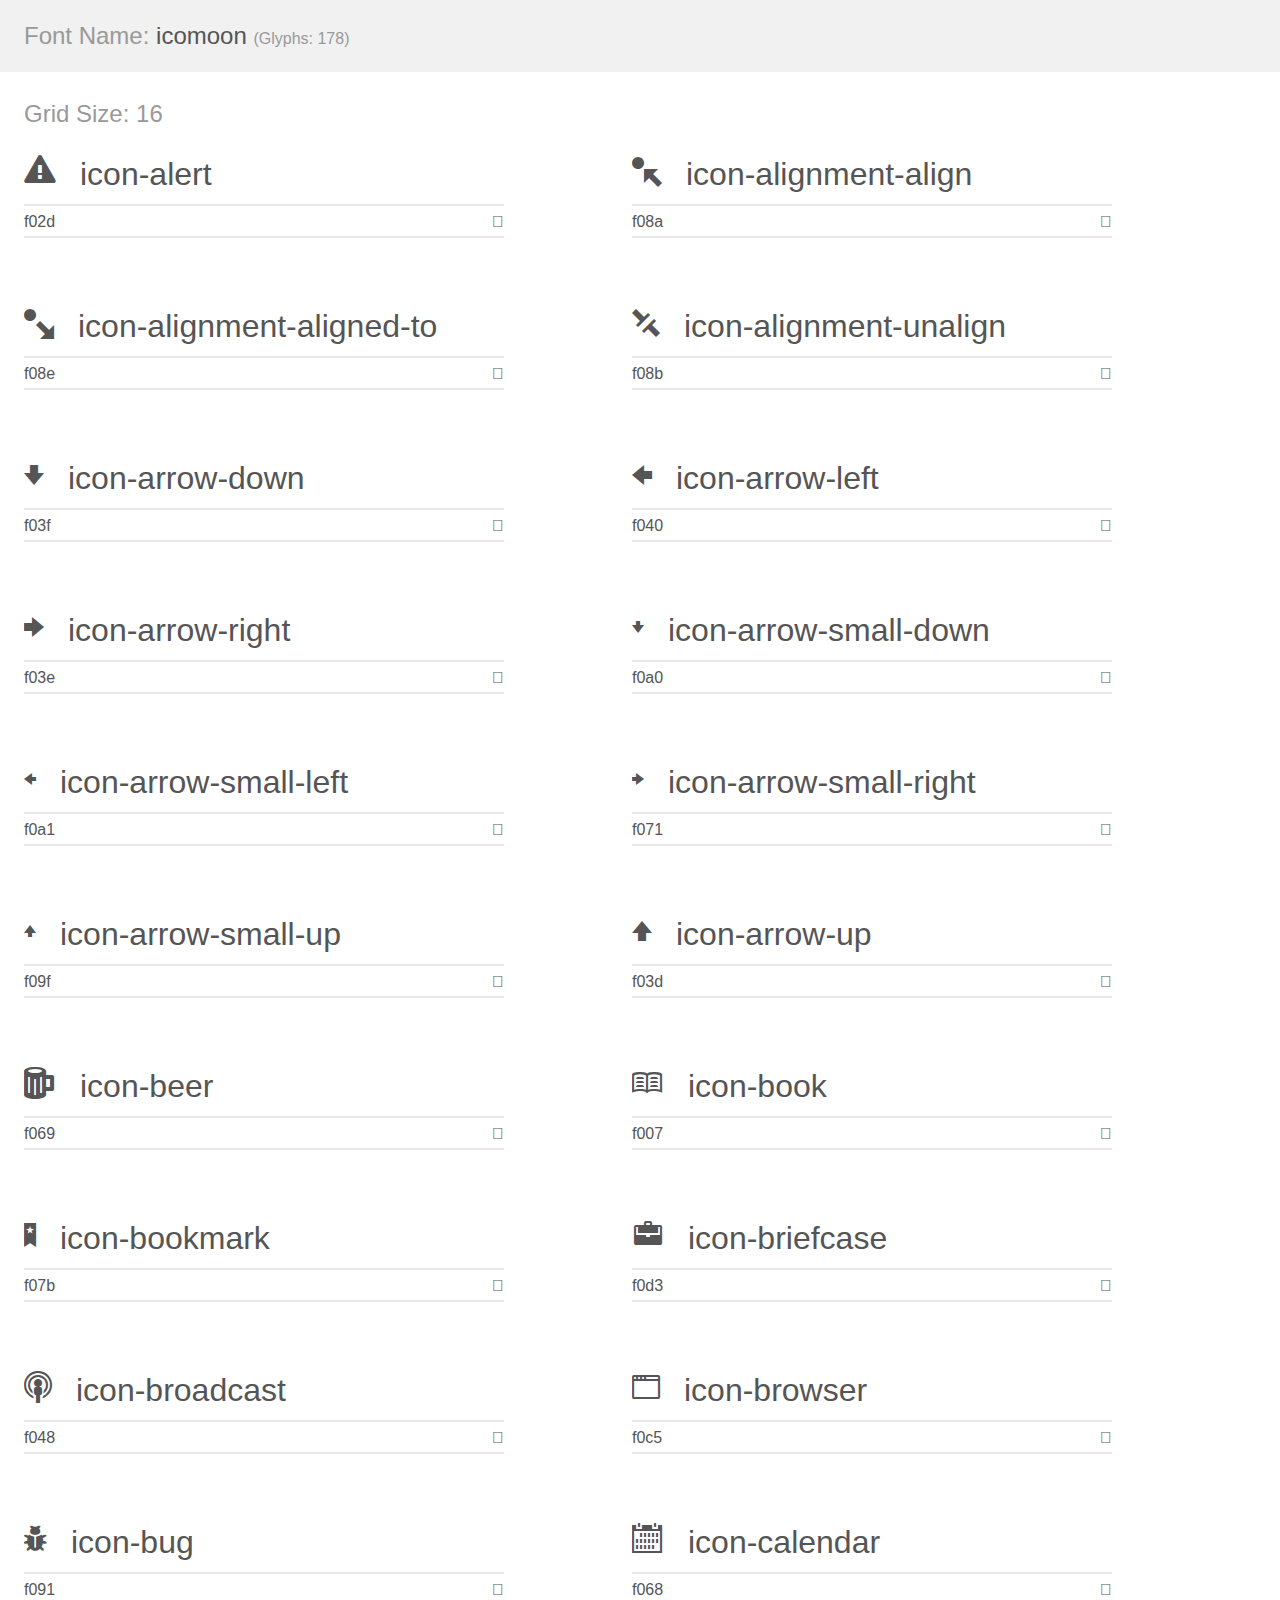
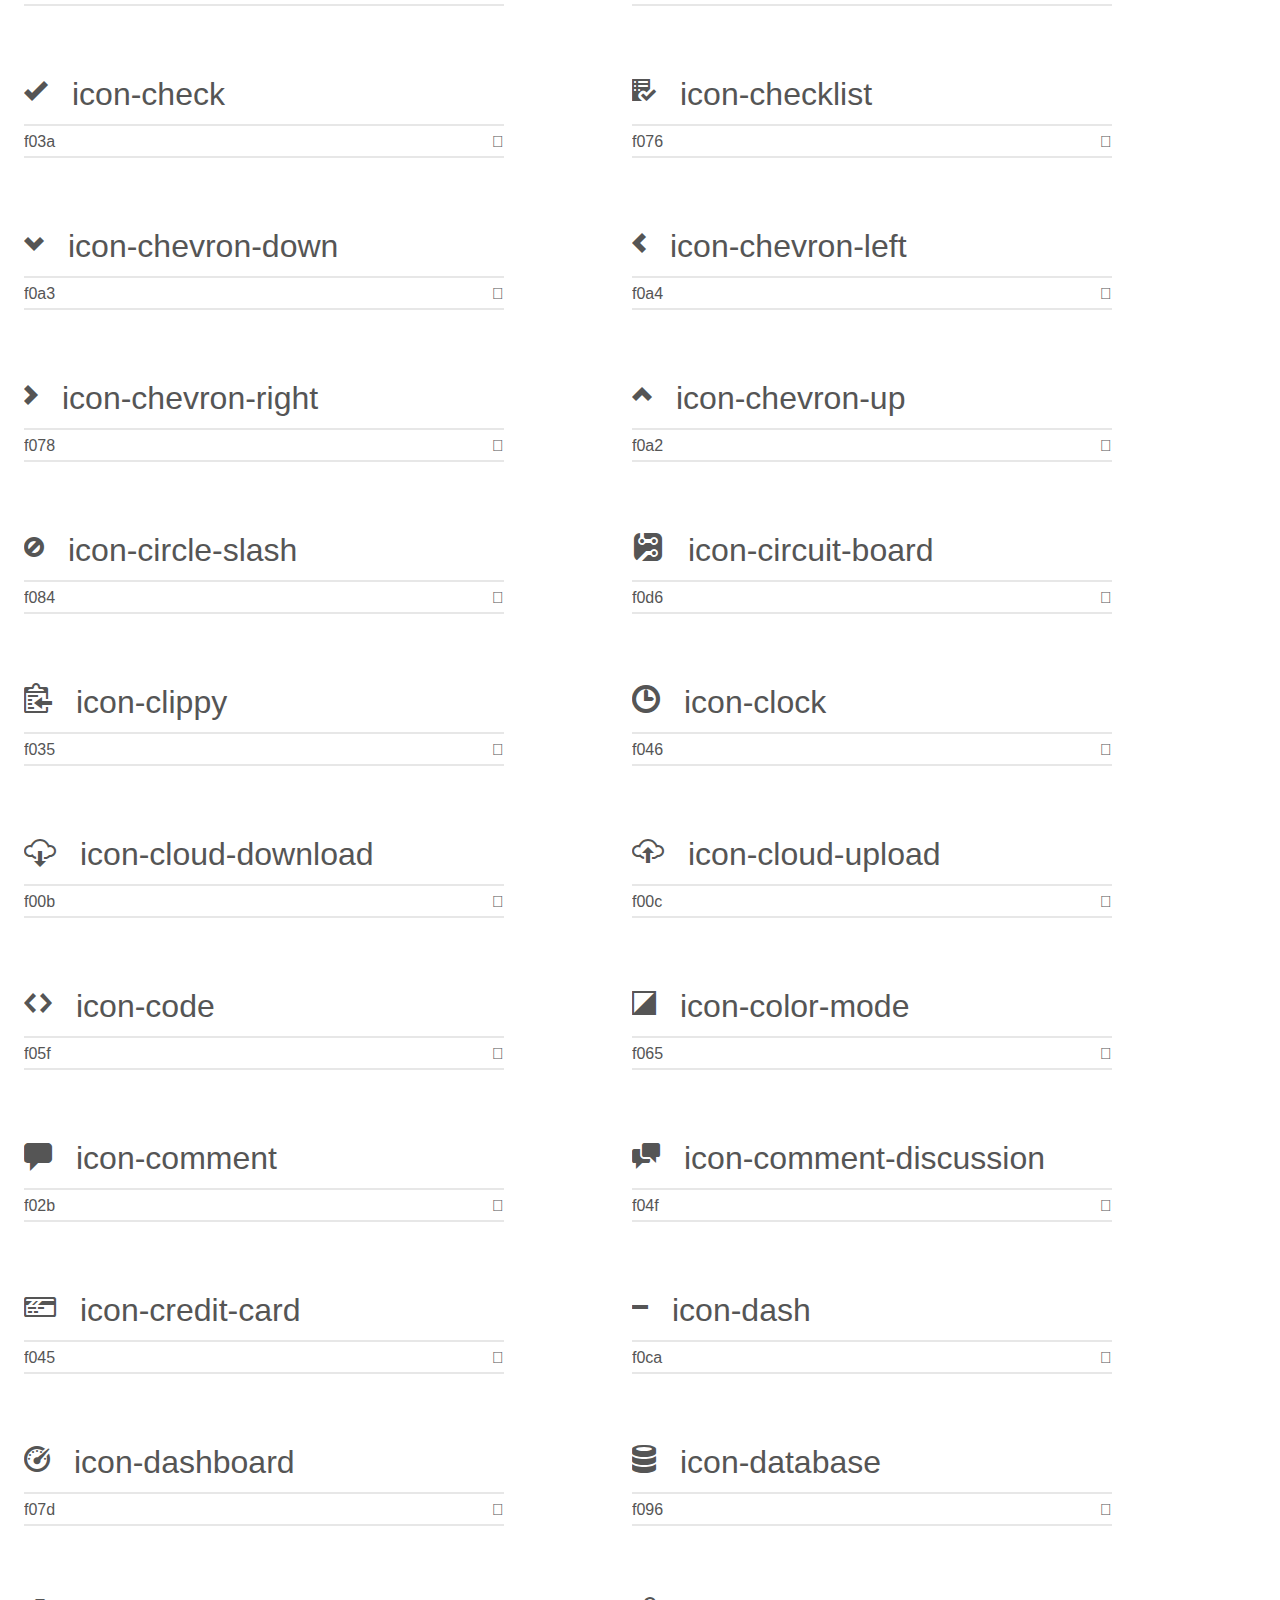
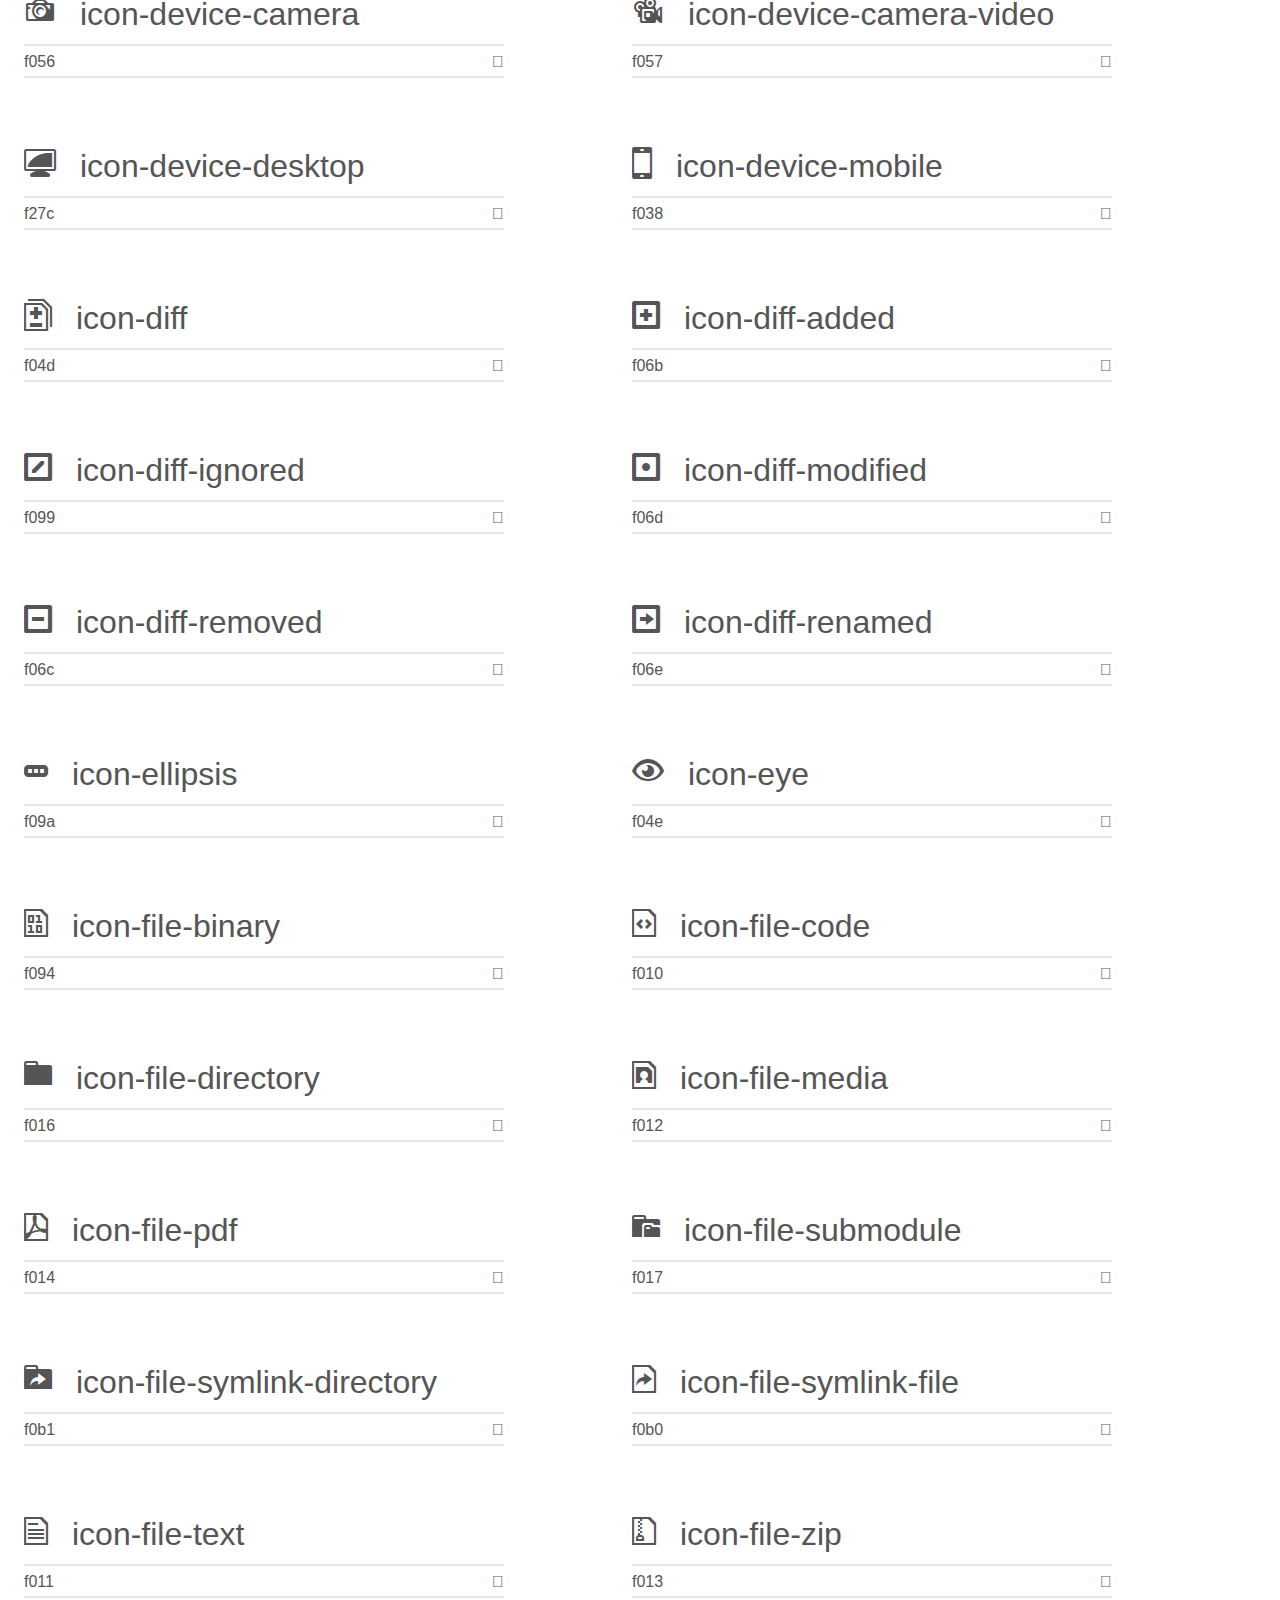
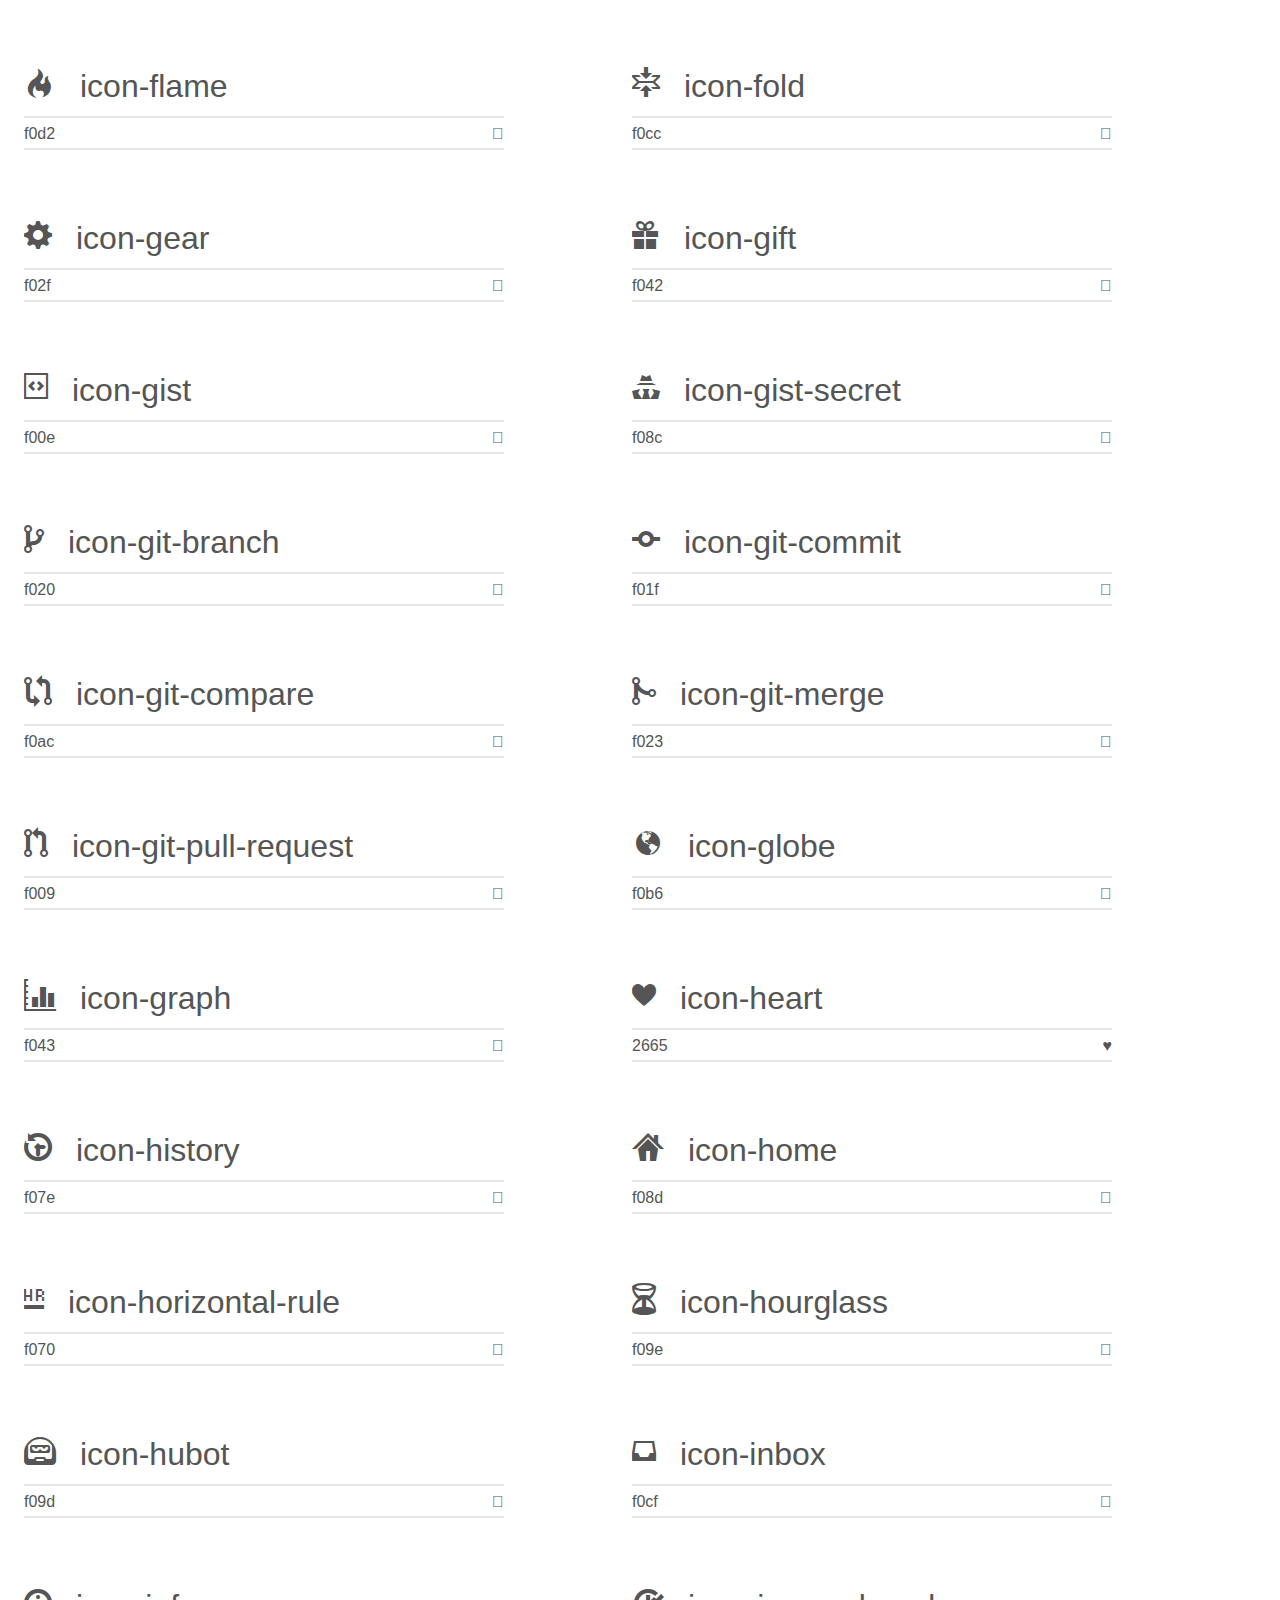
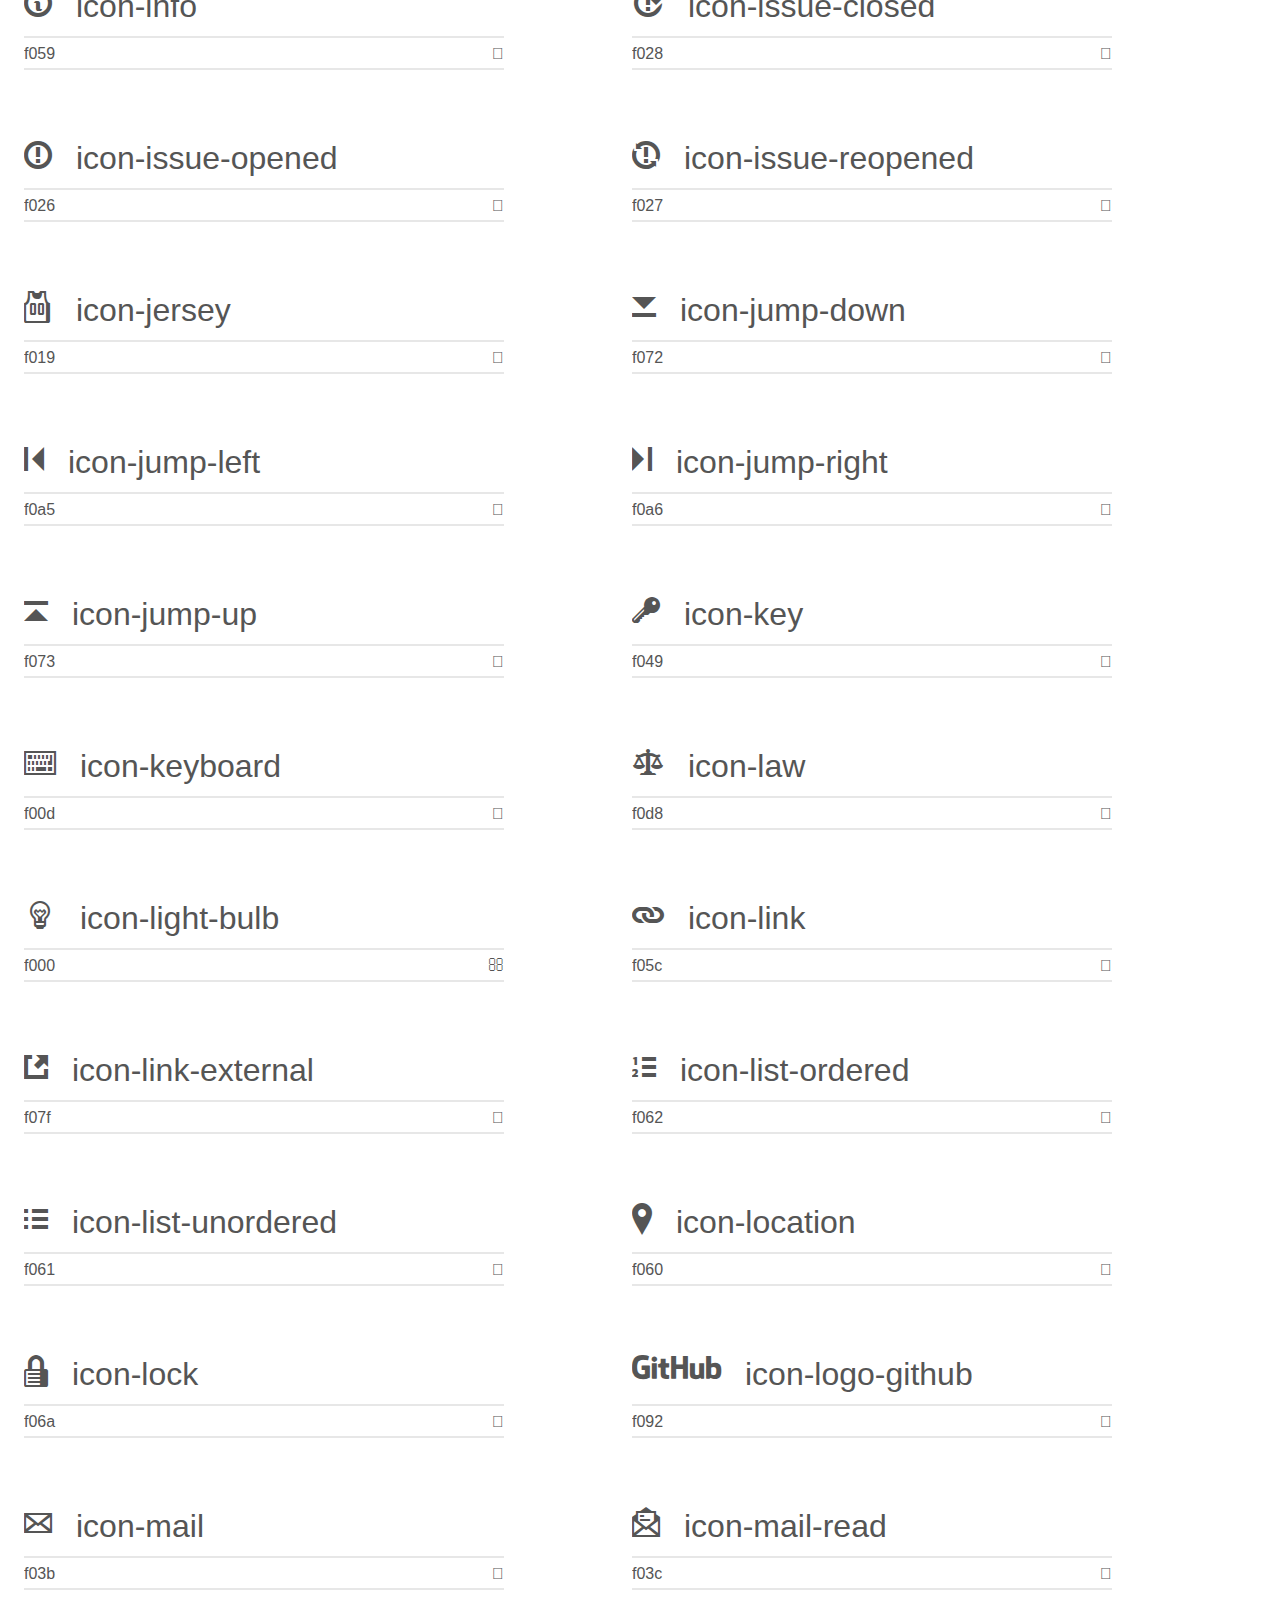
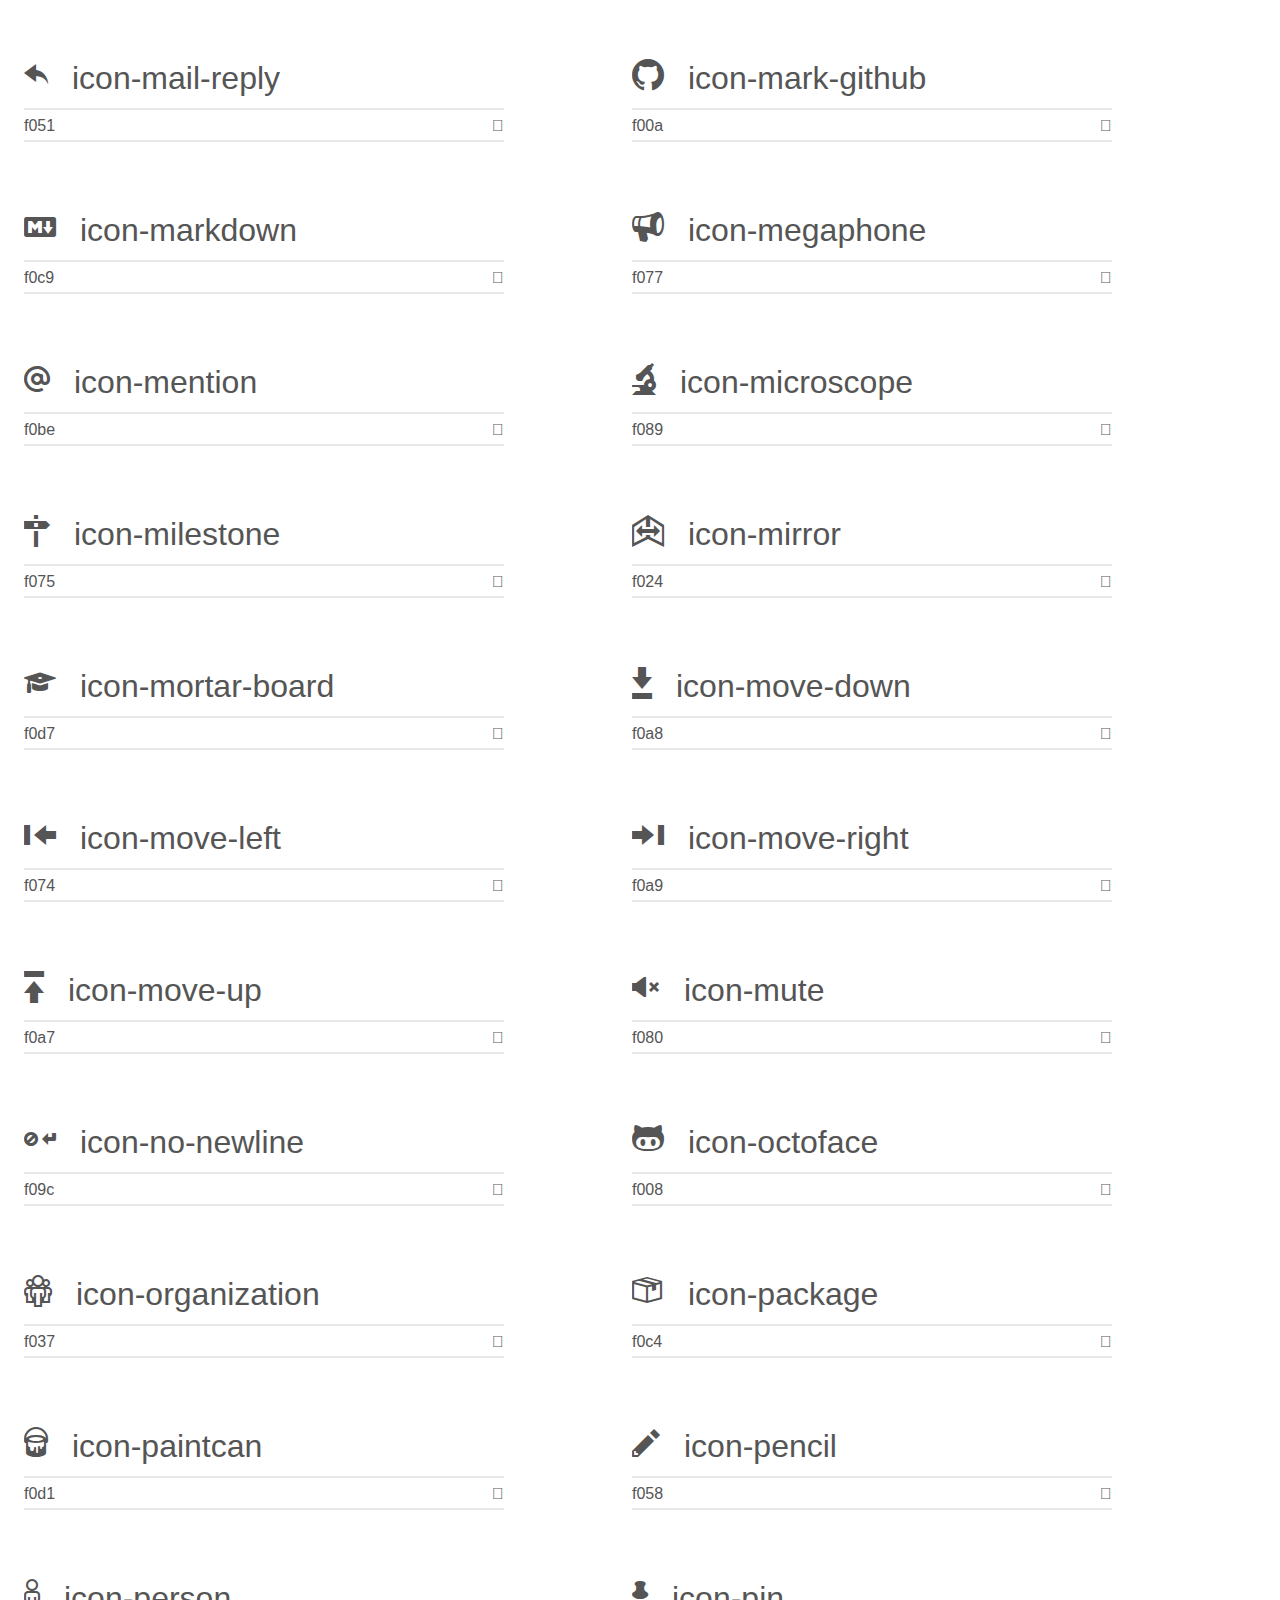
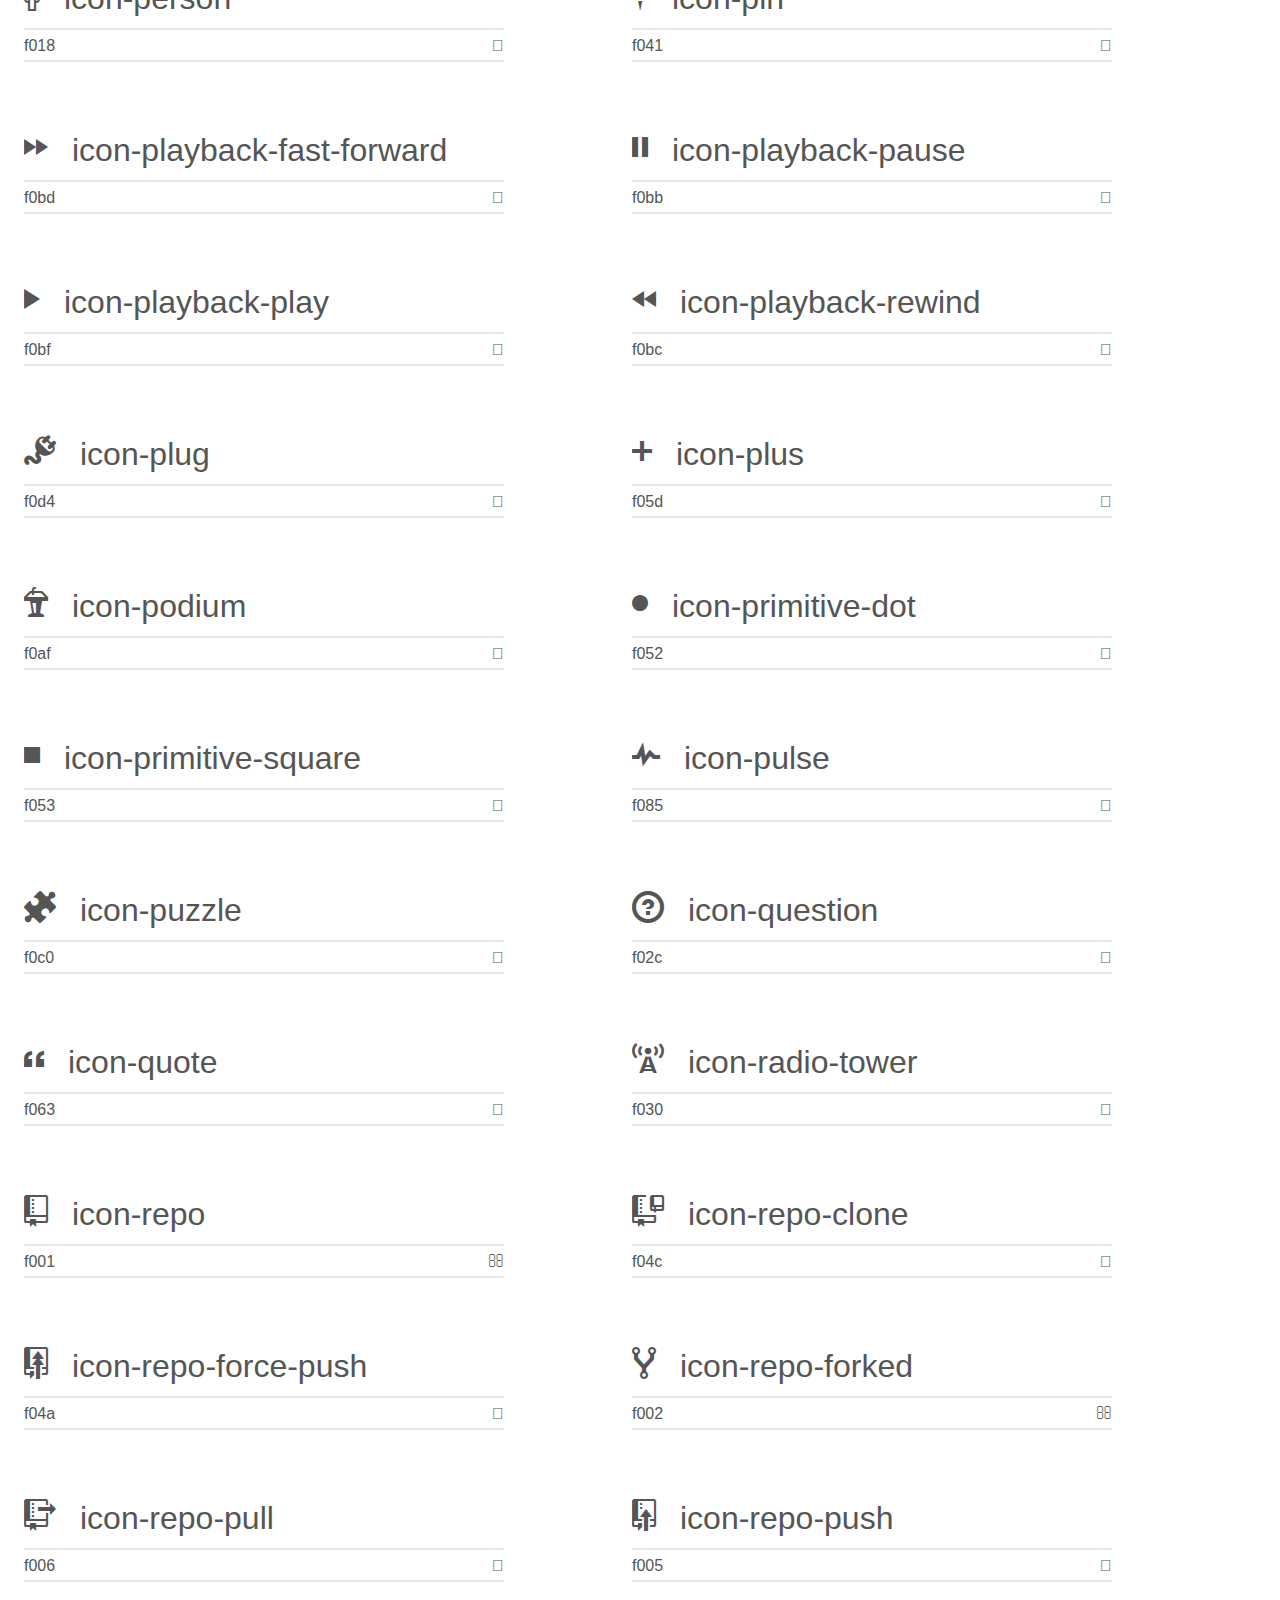
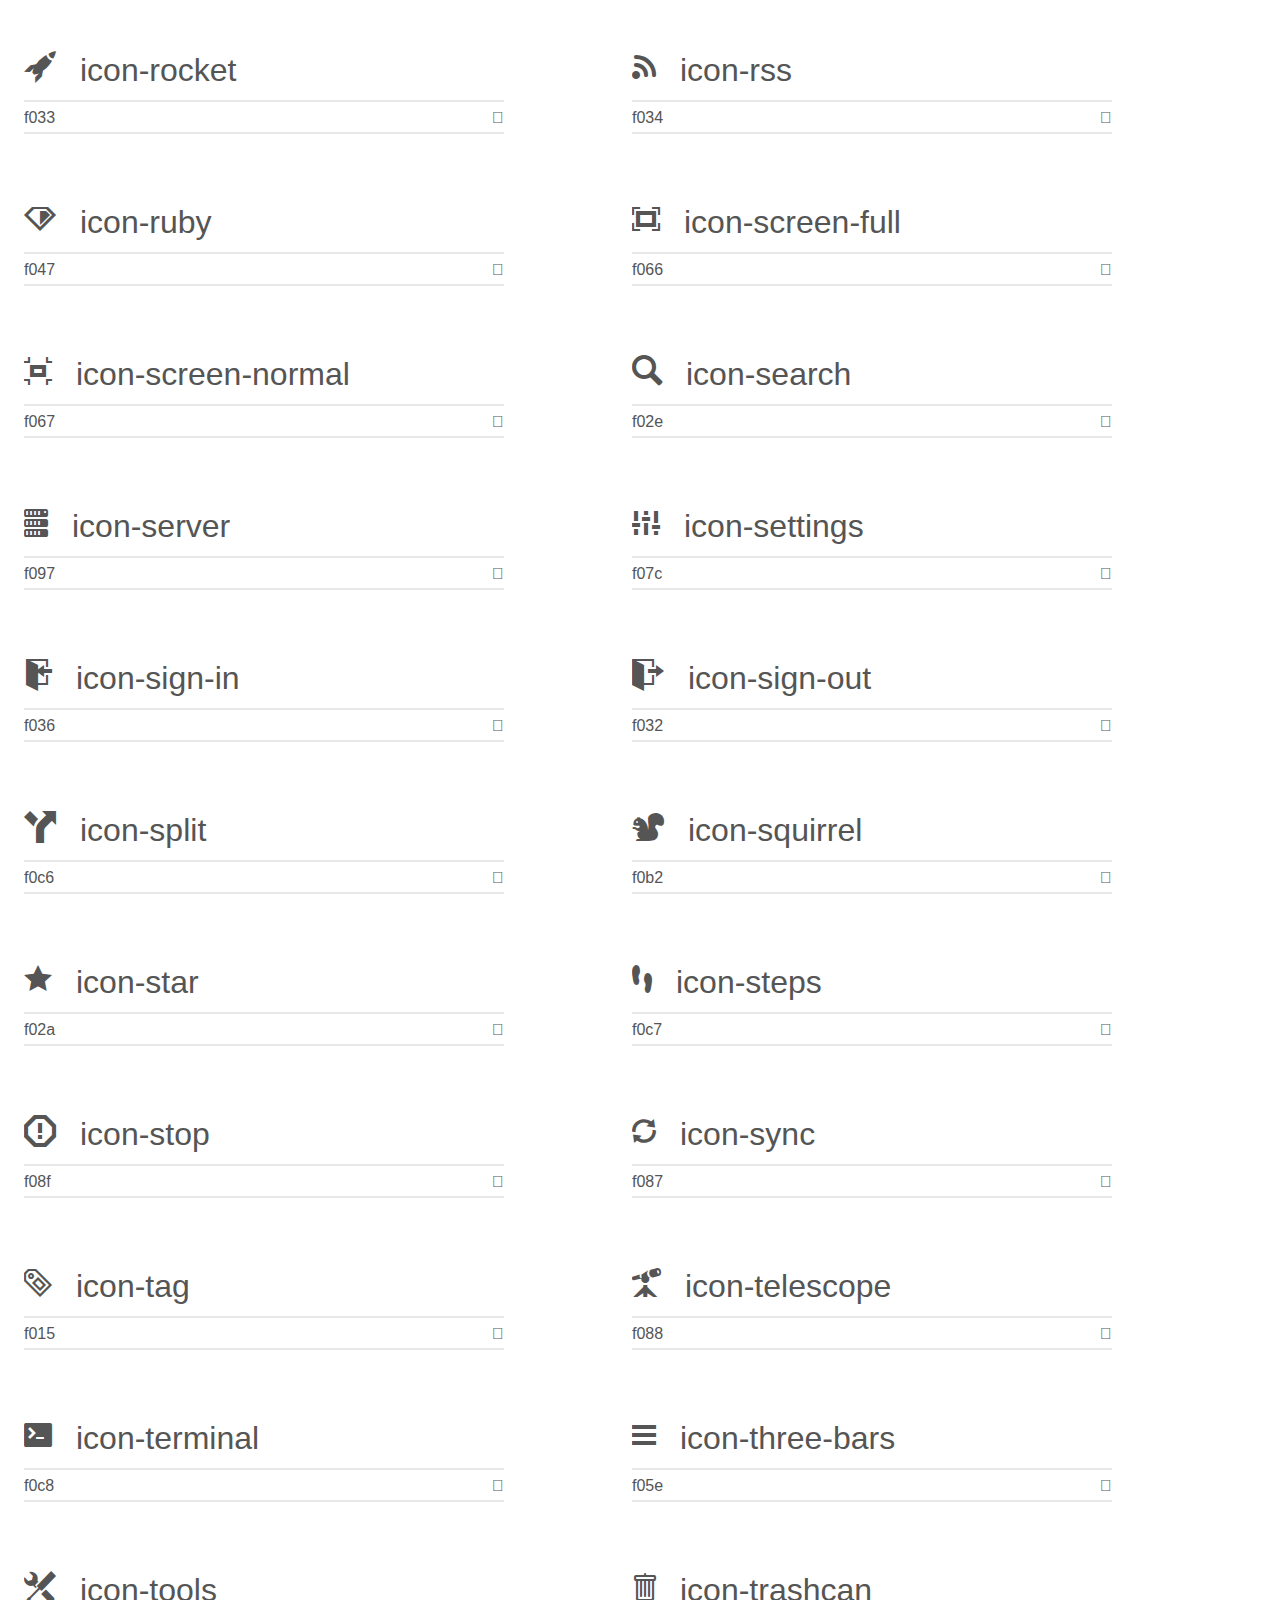
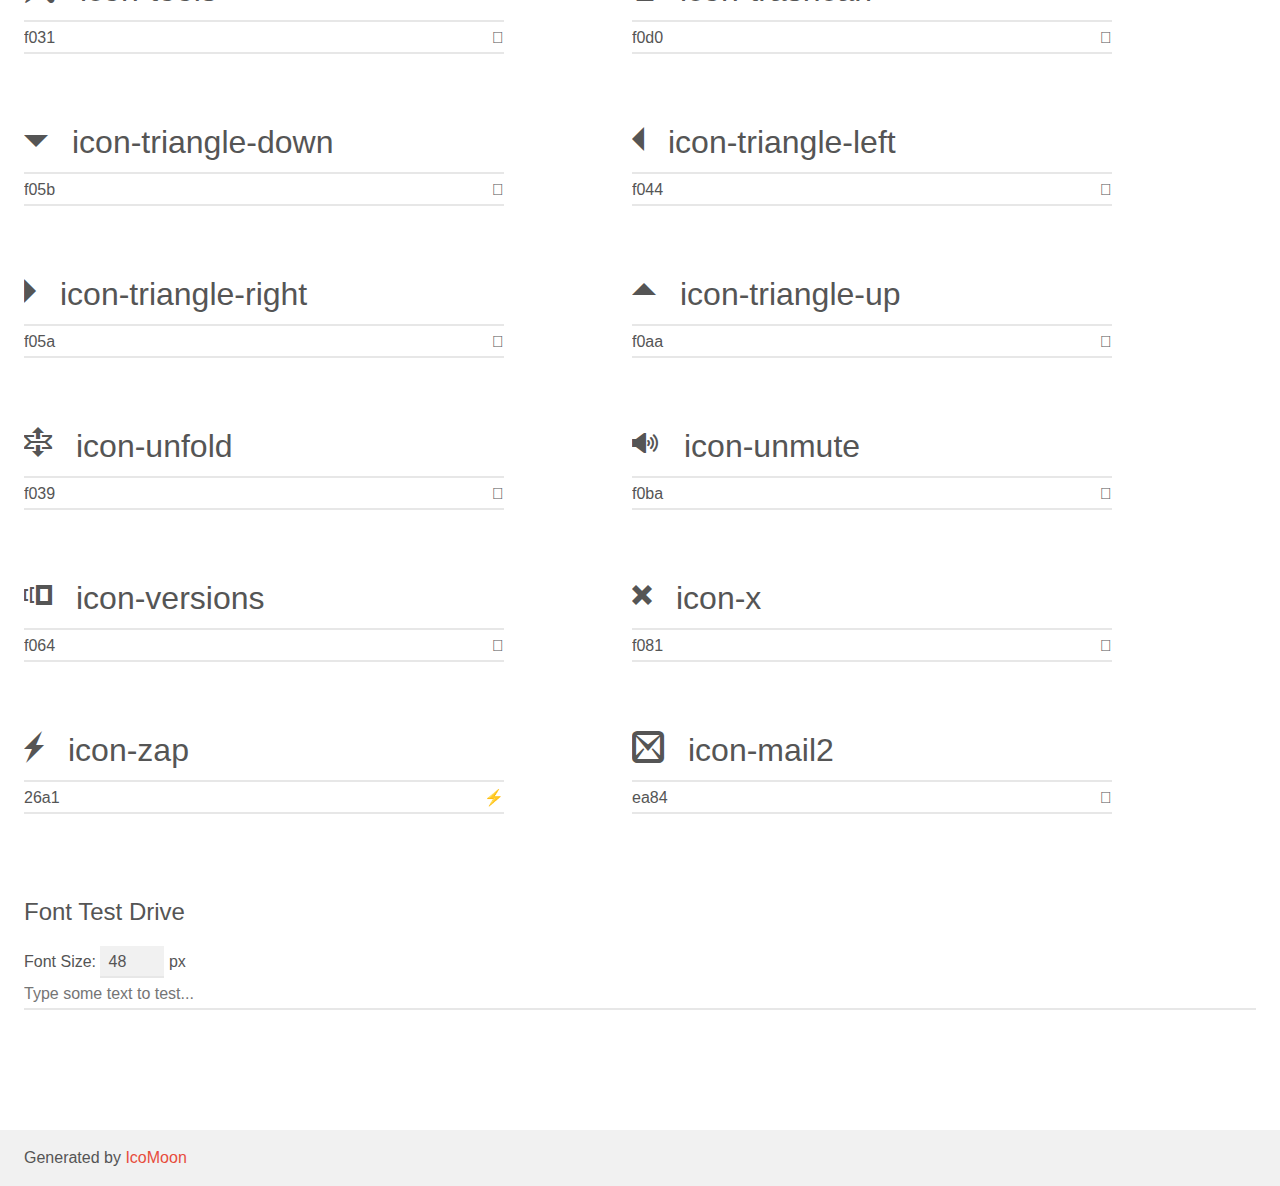
<file: clases/clase9/fonts/icomoon/demo.html>
<!doctype html>
<html>
<head>
	<meta charset="utf-8">
	<title>IcoMoon Demo</title>
	<meta name="description" content="An Icon Font Generated By IcoMoon.io">
	<meta name="viewport" content="width=device-width">
	<link rel="stylesheet" href="demo-files/demo.css">
	<link rel="stylesheet" href="style.css"></head>
<body>
	<div class="bgc1 clearfix">
		<h1 class="mhmm mvm"><span class="fgc1">Font Name:</span> icomoon <small class="fgc1">(Glyphs:&nbsp;178)</small></h1>
	</div>
	<div class="clearfix mhl ptl">
		<h1 class="mvm mtn fgc1">Grid Size: 16</h1>
		<div class="glyph fs1">
			<div class="clearfix bshadow0 pbs">
				<span class="icon-alert">
				
				</span>
				<span class="mls"> icon-alert</span>
			</div>
			<fieldset class="fs0 size1of1 clearfix hidden-false">
				<input type="text" readonly value="f02d" class="unit size1of2" />
				<input type="text" maxlength="1" readonly value="&#xf02d;" class="unitRight size1of2 talign-right" />
			</fieldset>
			<div class="fs0 bshadow0 clearfix hidden-true">
				<span class="unit pvs fgc1">liga: </span>
				<input type="text" readonly value="" class="liga unitRight" />
			</div>
		</div>
		<div class="glyph fs1">
			<div class="clearfix bshadow0 pbs">
				<span class="icon-alignment-align">
				
				</span>
				<span class="mls"> icon-alignment-align</span>
			</div>
			<fieldset class="fs0 size1of1 clearfix hidden-false">
				<input type="text" readonly value="f08a" class="unit size1of2" />
				<input type="text" maxlength="1" readonly value="&#xf08a;" class="unitRight size1of2 talign-right" />
			</fieldset>
			<div class="fs0 bshadow0 clearfix hidden-true">
				<span class="unit pvs fgc1">liga: </span>
				<input type="text" readonly value="" class="liga unitRight" />
			</div>
		</div>
		<div class="glyph fs1">
			<div class="clearfix bshadow0 pbs">
				<span class="icon-alignment-aligned-to">
				
				</span>
				<span class="mls"> icon-alignment-aligned-to</span>
			</div>
			<fieldset class="fs0 size1of1 clearfix hidden-false">
				<input type="text" readonly value="f08e" class="unit size1of2" />
				<input type="text" maxlength="1" readonly value="&#xf08e;" class="unitRight size1of2 talign-right" />
			</fieldset>
			<div class="fs0 bshadow0 clearfix hidden-true">
				<span class="unit pvs fgc1">liga: </span>
				<input type="text" readonly value="" class="liga unitRight" />
			</div>
		</div>
		<div class="glyph fs1">
			<div class="clearfix bshadow0 pbs">
				<span class="icon-alignment-unalign">
				
				</span>
				<span class="mls"> icon-alignment-unalign</span>
			</div>
			<fieldset class="fs0 size1of1 clearfix hidden-false">
				<input type="text" readonly value="f08b" class="unit size1of2" />
				<input type="text" maxlength="1" readonly value="&#xf08b;" class="unitRight size1of2 talign-right" />
			</fieldset>
			<div class="fs0 bshadow0 clearfix hidden-true">
				<span class="unit pvs fgc1">liga: </span>
				<input type="text" readonly value="" class="liga unitRight" />
			</div>
		</div>
		<div class="glyph fs1">
			<div class="clearfix bshadow0 pbs">
				<span class="icon-arrow-down">
				
				</span>
				<span class="mls"> icon-arrow-down</span>
			</div>
			<fieldset class="fs0 size1of1 clearfix hidden-false">
				<input type="text" readonly value="f03f" class="unit size1of2" />
				<input type="text" maxlength="1" readonly value="&#xf03f;" class="unitRight size1of2 talign-right" />
			</fieldset>
			<div class="fs0 bshadow0 clearfix hidden-true">
				<span class="unit pvs fgc1">liga: </span>
				<input type="text" readonly value="" class="liga unitRight" />
			</div>
		</div>
		<div class="glyph fs1">
			<div class="clearfix bshadow0 pbs">
				<span class="icon-arrow-left">
				
				</span>
				<span class="mls"> icon-arrow-left</span>
			</div>
			<fieldset class="fs0 size1of1 clearfix hidden-false">
				<input type="text" readonly value="f040" class="unit size1of2" />
				<input type="text" maxlength="1" readonly value="&#xf040;" class="unitRight size1of2 talign-right" />
			</fieldset>
			<div class="fs0 bshadow0 clearfix hidden-true">
				<span class="unit pvs fgc1">liga: </span>
				<input type="text" readonly value="" class="liga unitRight" />
			</div>
		</div>
		<div class="glyph fs1">
			<div class="clearfix bshadow0 pbs">
				<span class="icon-arrow-right">
				
				</span>
				<span class="mls"> icon-arrow-right</span>
			</div>
			<fieldset class="fs0 size1of1 clearfix hidden-false">
				<input type="text" readonly value="f03e" class="unit size1of2" />
				<input type="text" maxlength="1" readonly value="&#xf03e;" class="unitRight size1of2 talign-right" />
			</fieldset>
			<div class="fs0 bshadow0 clearfix hidden-true">
				<span class="unit pvs fgc1">liga: </span>
				<input type="text" readonly value="" class="liga unitRight" />
			</div>
		</div>
		<div class="glyph fs1">
			<div class="clearfix bshadow0 pbs">
				<span class="icon-arrow-small-down">
				
				</span>
				<span class="mls"> icon-arrow-small-down</span>
			</div>
			<fieldset class="fs0 size1of1 clearfix hidden-false">
				<input type="text" readonly value="f0a0" class="unit size1of2" />
				<input type="text" maxlength="1" readonly value="&#xf0a0;" class="unitRight size1of2 talign-right" />
			</fieldset>
			<div class="fs0 bshadow0 clearfix hidden-true">
				<span class="unit pvs fgc1">liga: </span>
				<input type="text" readonly value="" class="liga unitRight" />
			</div>
		</div>
		<div class="glyph fs1">
			<div class="clearfix bshadow0 pbs">
				<span class="icon-arrow-small-left">
				
				</span>
				<span class="mls"> icon-arrow-small-left</span>
			</div>
			<fieldset class="fs0 size1of1 clearfix hidden-false">
				<input type="text" readonly value="f0a1" class="unit size1of2" />
				<input type="text" maxlength="1" readonly value="&#xf0a1;" class="unitRight size1of2 talign-right" />
			</fieldset>
			<div class="fs0 bshadow0 clearfix hidden-true">
				<span class="unit pvs fgc1">liga: </span>
				<input type="text" readonly value="" class="liga unitRight" />
			</div>
		</div>
		<div class="glyph fs1">
			<div class="clearfix bshadow0 pbs">
				<span class="icon-arrow-small-right">
				
				</span>
				<span class="mls"> icon-arrow-small-right</span>
			</div>
			<fieldset class="fs0 size1of1 clearfix hidden-false">
				<input type="text" readonly value="f071" class="unit size1of2" />
				<input type="text" maxlength="1" readonly value="&#xf071;" class="unitRight size1of2 talign-right" />
			</fieldset>
			<div class="fs0 bshadow0 clearfix hidden-true">
				<span class="unit pvs fgc1">liga: </span>
				<input type="text" readonly value="" class="liga unitRight" />
			</div>
		</div>
		<div class="glyph fs1">
			<div class="clearfix bshadow0 pbs">
				<span class="icon-arrow-small-up">
				
				</span>
				<span class="mls"> icon-arrow-small-up</span>
			</div>
			<fieldset class="fs0 size1of1 clearfix hidden-false">
				<input type="text" readonly value="f09f" class="unit size1of2" />
				<input type="text" maxlength="1" readonly value="&#xf09f;" class="unitRight size1of2 talign-right" />
			</fieldset>
			<div class="fs0 bshadow0 clearfix hidden-true">
				<span class="unit pvs fgc1">liga: </span>
				<input type="text" readonly value="" class="liga unitRight" />
			</div>
		</div>
		<div class="glyph fs1">
			<div class="clearfix bshadow0 pbs">
				<span class="icon-arrow-up">
				
				</span>
				<span class="mls"> icon-arrow-up</span>
			</div>
			<fieldset class="fs0 size1of1 clearfix hidden-false">
				<input type="text" readonly value="f03d" class="unit size1of2" />
				<input type="text" maxlength="1" readonly value="&#xf03d;" class="unitRight size1of2 talign-right" />
			</fieldset>
			<div class="fs0 bshadow0 clearfix hidden-true">
				<span class="unit pvs fgc1">liga: </span>
				<input type="text" readonly value="" class="liga unitRight" />
			</div>
		</div>
		<div class="glyph fs1">
			<div class="clearfix bshadow0 pbs">
				<span class="icon-beer">
				
				</span>
				<span class="mls"> icon-beer</span>
			</div>
			<fieldset class="fs0 size1of1 clearfix hidden-false">
				<input type="text" readonly value="f069" class="unit size1of2" />
				<input type="text" maxlength="1" readonly value="&#xf069;" class="unitRight size1of2 talign-right" />
			</fieldset>
			<div class="fs0 bshadow0 clearfix hidden-true">
				<span class="unit pvs fgc1">liga: </span>
				<input type="text" readonly value="" class="liga unitRight" />
			</div>
		</div>
		<div class="glyph fs1">
			<div class="clearfix bshadow0 pbs">
				<span class="icon-book">
				
				</span>
				<span class="mls"> icon-book</span>
			</div>
			<fieldset class="fs0 size1of1 clearfix hidden-false">
				<input type="text" readonly value="f007" class="unit size1of2" />
				<input type="text" maxlength="1" readonly value="&#xf007;" class="unitRight size1of2 talign-right" />
			</fieldset>
			<div class="fs0 bshadow0 clearfix hidden-true">
				<span class="unit pvs fgc1">liga: </span>
				<input type="text" readonly value="" class="liga unitRight" />
			</div>
		</div>
		<div class="glyph fs1">
			<div class="clearfix bshadow0 pbs">
				<span class="icon-bookmark">
				
				</span>
				<span class="mls"> icon-bookmark</span>
			</div>
			<fieldset class="fs0 size1of1 clearfix hidden-false">
				<input type="text" readonly value="f07b" class="unit size1of2" />
				<input type="text" maxlength="1" readonly value="&#xf07b;" class="unitRight size1of2 talign-right" />
			</fieldset>
			<div class="fs0 bshadow0 clearfix hidden-true">
				<span class="unit pvs fgc1">liga: </span>
				<input type="text" readonly value="" class="liga unitRight" />
			</div>
		</div>
		<div class="glyph fs1">
			<div class="clearfix bshadow0 pbs">
				<span class="icon-briefcase">
				
				</span>
				<span class="mls"> icon-briefcase</span>
			</div>
			<fieldset class="fs0 size1of1 clearfix hidden-false">
				<input type="text" readonly value="f0d3" class="unit size1of2" />
				<input type="text" maxlength="1" readonly value="&#xf0d3;" class="unitRight size1of2 talign-right" />
			</fieldset>
			<div class="fs0 bshadow0 clearfix hidden-true">
				<span class="unit pvs fgc1">liga: </span>
				<input type="text" readonly value="" class="liga unitRight" />
			</div>
		</div>
		<div class="glyph fs1">
			<div class="clearfix bshadow0 pbs">
				<span class="icon-broadcast">
				
				</span>
				<span class="mls"> icon-broadcast</span>
			</div>
			<fieldset class="fs0 size1of1 clearfix hidden-false">
				<input type="text" readonly value="f048" class="unit size1of2" />
				<input type="text" maxlength="1" readonly value="&#xf048;" class="unitRight size1of2 talign-right" />
			</fieldset>
			<div class="fs0 bshadow0 clearfix hidden-true">
				<span class="unit pvs fgc1">liga: </span>
				<input type="text" readonly value="" class="liga unitRight" />
			</div>
		</div>
		<div class="glyph fs1">
			<div class="clearfix bshadow0 pbs">
				<span class="icon-browser">
				
				</span>
				<span class="mls"> icon-browser</span>
			</div>
			<fieldset class="fs0 size1of1 clearfix hidden-false">
				<input type="text" readonly value="f0c5" class="unit size1of2" />
				<input type="text" maxlength="1" readonly value="&#xf0c5;" class="unitRight size1of2 talign-right" />
			</fieldset>
			<div class="fs0 bshadow0 clearfix hidden-true">
				<span class="unit pvs fgc1">liga: </span>
				<input type="text" readonly value="" class="liga unitRight" />
			</div>
		</div>
		<div class="glyph fs1">
			<div class="clearfix bshadow0 pbs">
				<span class="icon-bug">
				
				</span>
				<span class="mls"> icon-bug</span>
			</div>
			<fieldset class="fs0 size1of1 clearfix hidden-false">
				<input type="text" readonly value="f091" class="unit size1of2" />
				<input type="text" maxlength="1" readonly value="&#xf091;" class="unitRight size1of2 talign-right" />
			</fieldset>
			<div class="fs0 bshadow0 clearfix hidden-true">
				<span class="unit pvs fgc1">liga: </span>
				<input type="text" readonly value="" class="liga unitRight" />
			</div>
		</div>
		<div class="glyph fs1">
			<div class="clearfix bshadow0 pbs">
				<span class="icon-calendar">
				
				</span>
				<span class="mls"> icon-calendar</span>
			</div>
			<fieldset class="fs0 size1of1 clearfix hidden-false">
				<input type="text" readonly value="f068" class="unit size1of2" />
				<input type="text" maxlength="1" readonly value="&#xf068;" class="unitRight size1of2 talign-right" />
			</fieldset>
			<div class="fs0 bshadow0 clearfix hidden-true">
				<span class="unit pvs fgc1">liga: </span>
				<input type="text" readonly value="" class="liga unitRight" />
			</div>
		</div>
		<div class="glyph fs1">
			<div class="clearfix bshadow0 pbs">
				<span class="icon-check">
				
				</span>
				<span class="mls"> icon-check</span>
			</div>
			<fieldset class="fs0 size1of1 clearfix hidden-false">
				<input type="text" readonly value="f03a" class="unit size1of2" />
				<input type="text" maxlength="1" readonly value="&#xf03a;" class="unitRight size1of2 talign-right" />
			</fieldset>
			<div class="fs0 bshadow0 clearfix hidden-true">
				<span class="unit pvs fgc1">liga: </span>
				<input type="text" readonly value="" class="liga unitRight" />
			</div>
		</div>
		<div class="glyph fs1">
			<div class="clearfix bshadow0 pbs">
				<span class="icon-checklist">
				
				</span>
				<span class="mls"> icon-checklist</span>
			</div>
			<fieldset class="fs0 size1of1 clearfix hidden-false">
				<input type="text" readonly value="f076" class="unit size1of2" />
				<input type="text" maxlength="1" readonly value="&#xf076;" class="unitRight size1of2 talign-right" />
			</fieldset>
			<div class="fs0 bshadow0 clearfix hidden-true">
				<span class="unit pvs fgc1">liga: </span>
				<input type="text" readonly value="" class="liga unitRight" />
			</div>
		</div>
		<div class="glyph fs1">
			<div class="clearfix bshadow0 pbs">
				<span class="icon-chevron-down">
				
				</span>
				<span class="mls"> icon-chevron-down</span>
			</div>
			<fieldset class="fs0 size1of1 clearfix hidden-false">
				<input type="text" readonly value="f0a3" class="unit size1of2" />
				<input type="text" maxlength="1" readonly value="&#xf0a3;" class="unitRight size1of2 talign-right" />
			</fieldset>
			<div class="fs0 bshadow0 clearfix hidden-true">
				<span class="unit pvs fgc1">liga: </span>
				<input type="text" readonly value="" class="liga unitRight" />
			</div>
		</div>
		<div class="glyph fs1">
			<div class="clearfix bshadow0 pbs">
				<span class="icon-chevron-left">
				
				</span>
				<span class="mls"> icon-chevron-left</span>
			</div>
			<fieldset class="fs0 size1of1 clearfix hidden-false">
				<input type="text" readonly value="f0a4" class="unit size1of2" />
				<input type="text" maxlength="1" readonly value="&#xf0a4;" class="unitRight size1of2 talign-right" />
			</fieldset>
			<div class="fs0 bshadow0 clearfix hidden-true">
				<span class="unit pvs fgc1">liga: </span>
				<input type="text" readonly value="" class="liga unitRight" />
			</div>
		</div>
		<div class="glyph fs1">
			<div class="clearfix bshadow0 pbs">
				<span class="icon-chevron-right">
				
				</span>
				<span class="mls"> icon-chevron-right</span>
			</div>
			<fieldset class="fs0 size1of1 clearfix hidden-false">
				<input type="text" readonly value="f078" class="unit size1of2" />
				<input type="text" maxlength="1" readonly value="&#xf078;" class="unitRight size1of2 talign-right" />
			</fieldset>
			<div class="fs0 bshadow0 clearfix hidden-true">
				<span class="unit pvs fgc1">liga: </span>
				<input type="text" readonly value="" class="liga unitRight" />
			</div>
		</div>
		<div class="glyph fs1">
			<div class="clearfix bshadow0 pbs">
				<span class="icon-chevron-up">
				
				</span>
				<span class="mls"> icon-chevron-up</span>
			</div>
			<fieldset class="fs0 size1of1 clearfix hidden-false">
				<input type="text" readonly value="f0a2" class="unit size1of2" />
				<input type="text" maxlength="1" readonly value="&#xf0a2;" class="unitRight size1of2 talign-right" />
			</fieldset>
			<div class="fs0 bshadow0 clearfix hidden-true">
				<span class="unit pvs fgc1">liga: </span>
				<input type="text" readonly value="" class="liga unitRight" />
			</div>
		</div>
		<div class="glyph fs1">
			<div class="clearfix bshadow0 pbs">
				<span class="icon-circle-slash">
				
				</span>
				<span class="mls"> icon-circle-slash</span>
			</div>
			<fieldset class="fs0 size1of1 clearfix hidden-false">
				<input type="text" readonly value="f084" class="unit size1of2" />
				<input type="text" maxlength="1" readonly value="&#xf084;" class="unitRight size1of2 talign-right" />
			</fieldset>
			<div class="fs0 bshadow0 clearfix hidden-true">
				<span class="unit pvs fgc1">liga: </span>
				<input type="text" readonly value="" class="liga unitRight" />
			</div>
		</div>
		<div class="glyph fs1">
			<div class="clearfix bshadow0 pbs">
				<span class="icon-circuit-board">
				
				</span>
				<span class="mls"> icon-circuit-board</span>
			</div>
			<fieldset class="fs0 size1of1 clearfix hidden-false">
				<input type="text" readonly value="f0d6" class="unit size1of2" />
				<input type="text" maxlength="1" readonly value="&#xf0d6;" class="unitRight size1of2 talign-right" />
			</fieldset>
			<div class="fs0 bshadow0 clearfix hidden-true">
				<span class="unit pvs fgc1">liga: </span>
				<input type="text" readonly value="" class="liga unitRight" />
			</div>
		</div>
		<div class="glyph fs1">
			<div class="clearfix bshadow0 pbs">
				<span class="icon-clippy">
				
				</span>
				<span class="mls"> icon-clippy</span>
			</div>
			<fieldset class="fs0 size1of1 clearfix hidden-false">
				<input type="text" readonly value="f035" class="unit size1of2" />
				<input type="text" maxlength="1" readonly value="&#xf035;" class="unitRight size1of2 talign-right" />
			</fieldset>
			<div class="fs0 bshadow0 clearfix hidden-true">
				<span class="unit pvs fgc1">liga: </span>
				<input type="text" readonly value="" class="liga unitRight" />
			</div>
		</div>
		<div class="glyph fs1">
			<div class="clearfix bshadow0 pbs">
				<span class="icon-clock">
				
				</span>
				<span class="mls"> icon-clock</span>
			</div>
			<fieldset class="fs0 size1of1 clearfix hidden-false">
				<input type="text" readonly value="f046" class="unit size1of2" />
				<input type="text" maxlength="1" readonly value="&#xf046;" class="unitRight size1of2 talign-right" />
			</fieldset>
			<div class="fs0 bshadow0 clearfix hidden-true">
				<span class="unit pvs fgc1">liga: </span>
				<input type="text" readonly value="" class="liga unitRight" />
			</div>
		</div>
		<div class="glyph fs1">
			<div class="clearfix bshadow0 pbs">
				<span class="icon-cloud-download">
				
				</span>
				<span class="mls"> icon-cloud-download</span>
			</div>
			<fieldset class="fs0 size1of1 clearfix hidden-false">
				<input type="text" readonly value="f00b" class="unit size1of2" />
				<input type="text" maxlength="1" readonly value="&#xf00b;" class="unitRight size1of2 talign-right" />
			</fieldset>
			<div class="fs0 bshadow0 clearfix hidden-true">
				<span class="unit pvs fgc1">liga: </span>
				<input type="text" readonly value="" class="liga unitRight" />
			</div>
		</div>
		<div class="glyph fs1">
			<div class="clearfix bshadow0 pbs">
				<span class="icon-cloud-upload">
				
				</span>
				<span class="mls"> icon-cloud-upload</span>
			</div>
			<fieldset class="fs0 size1of1 clearfix hidden-false">
				<input type="text" readonly value="f00c" class="unit size1of2" />
				<input type="text" maxlength="1" readonly value="&#xf00c;" class="unitRight size1of2 talign-right" />
			</fieldset>
			<div class="fs0 bshadow0 clearfix hidden-true">
				<span class="unit pvs fgc1">liga: </span>
				<input type="text" readonly value="" class="liga unitRight" />
			</div>
		</div>
		<div class="glyph fs1">
			<div class="clearfix bshadow0 pbs">
				<span class="icon-code">
				
				</span>
				<span class="mls"> icon-code</span>
			</div>
			<fieldset class="fs0 size1of1 clearfix hidden-false">
				<input type="text" readonly value="f05f" class="unit size1of2" />
				<input type="text" maxlength="1" readonly value="&#xf05f;" class="unitRight size1of2 talign-right" />
			</fieldset>
			<div class="fs0 bshadow0 clearfix hidden-true">
				<span class="unit pvs fgc1">liga: </span>
				<input type="text" readonly value="" class="liga unitRight" />
			</div>
		</div>
		<div class="glyph fs1">
			<div class="clearfix bshadow0 pbs">
				<span class="icon-color-mode">
				
				</span>
				<span class="mls"> icon-color-mode</span>
			</div>
			<fieldset class="fs0 size1of1 clearfix hidden-false">
				<input type="text" readonly value="f065" class="unit size1of2" />
				<input type="text" maxlength="1" readonly value="&#xf065;" class="unitRight size1of2 talign-right" />
			</fieldset>
			<div class="fs0 bshadow0 clearfix hidden-true">
				<span class="unit pvs fgc1">liga: </span>
				<input type="text" readonly value="" class="liga unitRight" />
			</div>
		</div>
		<div class="glyph fs1">
			<div class="clearfix bshadow0 pbs">
				<span class="icon-comment">
				
				</span>
				<span class="mls"> icon-comment</span>
			</div>
			<fieldset class="fs0 size1of1 clearfix hidden-false">
				<input type="text" readonly value="f02b" class="unit size1of2" />
				<input type="text" maxlength="1" readonly value="&#xf02b;" class="unitRight size1of2 talign-right" />
			</fieldset>
			<div class="fs0 bshadow0 clearfix hidden-true">
				<span class="unit pvs fgc1">liga: </span>
				<input type="text" readonly value="" class="liga unitRight" />
			</div>
		</div>
		<div class="glyph fs1">
			<div class="clearfix bshadow0 pbs">
				<span class="icon-comment-discussion">
				
				</span>
				<span class="mls"> icon-comment-discussion</span>
			</div>
			<fieldset class="fs0 size1of1 clearfix hidden-false">
				<input type="text" readonly value="f04f" class="unit size1of2" />
				<input type="text" maxlength="1" readonly value="&#xf04f;" class="unitRight size1of2 talign-right" />
			</fieldset>
			<div class="fs0 bshadow0 clearfix hidden-true">
				<span class="unit pvs fgc1">liga: </span>
				<input type="text" readonly value="" class="liga unitRight" />
			</div>
		</div>
		<div class="glyph fs1">
			<div class="clearfix bshadow0 pbs">
				<span class="icon-credit-card">
				
				</span>
				<span class="mls"> icon-credit-card</span>
			</div>
			<fieldset class="fs0 size1of1 clearfix hidden-false">
				<input type="text" readonly value="f045" class="unit size1of2" />
				<input type="text" maxlength="1" readonly value="&#xf045;" class="unitRight size1of2 talign-right" />
			</fieldset>
			<div class="fs0 bshadow0 clearfix hidden-true">
				<span class="unit pvs fgc1">liga: </span>
				<input type="text" readonly value="" class="liga unitRight" />
			</div>
		</div>
		<div class="glyph fs1">
			<div class="clearfix bshadow0 pbs">
				<span class="icon-dash">
				
				</span>
				<span class="mls"> icon-dash</span>
			</div>
			<fieldset class="fs0 size1of1 clearfix hidden-false">
				<input type="text" readonly value="f0ca" class="unit size1of2" />
				<input type="text" maxlength="1" readonly value="&#xf0ca;" class="unitRight size1of2 talign-right" />
			</fieldset>
			<div class="fs0 bshadow0 clearfix hidden-true">
				<span class="unit pvs fgc1">liga: </span>
				<input type="text" readonly value="" class="liga unitRight" />
			</div>
		</div>
		<div class="glyph fs1">
			<div class="clearfix bshadow0 pbs">
				<span class="icon-dashboard">
				
				</span>
				<span class="mls"> icon-dashboard</span>
			</div>
			<fieldset class="fs0 size1of1 clearfix hidden-false">
				<input type="text" readonly value="f07d" class="unit size1of2" />
				<input type="text" maxlength="1" readonly value="&#xf07d;" class="unitRight size1of2 talign-right" />
			</fieldset>
			<div class="fs0 bshadow0 clearfix hidden-true">
				<span class="unit pvs fgc1">liga: </span>
				<input type="text" readonly value="" class="liga unitRight" />
			</div>
		</div>
		<div class="glyph fs1">
			<div class="clearfix bshadow0 pbs">
				<span class="icon-database">
				
				</span>
				<span class="mls"> icon-database</span>
			</div>
			<fieldset class="fs0 size1of1 clearfix hidden-false">
				<input type="text" readonly value="f096" class="unit size1of2" />
				<input type="text" maxlength="1" readonly value="&#xf096;" class="unitRight size1of2 talign-right" />
			</fieldset>
			<div class="fs0 bshadow0 clearfix hidden-true">
				<span class="unit pvs fgc1">liga: </span>
				<input type="text" readonly value="" class="liga unitRight" />
			</div>
		</div>
		<div class="glyph fs1">
			<div class="clearfix bshadow0 pbs">
				<span class="icon-device-camera">
				
				</span>
				<span class="mls"> icon-device-camera</span>
			</div>
			<fieldset class="fs0 size1of1 clearfix hidden-false">
				<input type="text" readonly value="f056" class="unit size1of2" />
				<input type="text" maxlength="1" readonly value="&#xf056;" class="unitRight size1of2 talign-right" />
			</fieldset>
			<div class="fs0 bshadow0 clearfix hidden-true">
				<span class="unit pvs fgc1">liga: </span>
				<input type="text" readonly value="" class="liga unitRight" />
			</div>
		</div>
		<div class="glyph fs1">
			<div class="clearfix bshadow0 pbs">
				<span class="icon-device-camera-video">
				
				</span>
				<span class="mls"> icon-device-camera-video</span>
			</div>
			<fieldset class="fs0 size1of1 clearfix hidden-false">
				<input type="text" readonly value="f057" class="unit size1of2" />
				<input type="text" maxlength="1" readonly value="&#xf057;" class="unitRight size1of2 talign-right" />
			</fieldset>
			<div class="fs0 bshadow0 clearfix hidden-true">
				<span class="unit pvs fgc1">liga: </span>
				<input type="text" readonly value="" class="liga unitRight" />
			</div>
		</div>
		<div class="glyph fs1">
			<div class="clearfix bshadow0 pbs">
				<span class="icon-device-desktop">
				
				</span>
				<span class="mls"> icon-device-desktop</span>
			</div>
			<fieldset class="fs0 size1of1 clearfix hidden-false">
				<input type="text" readonly value="f27c" class="unit size1of2" />
				<input type="text" maxlength="1" readonly value="&#xf27c;" class="unitRight size1of2 talign-right" />
			</fieldset>
			<div class="fs0 bshadow0 clearfix hidden-true">
				<span class="unit pvs fgc1">liga: </span>
				<input type="text" readonly value="" class="liga unitRight" />
			</div>
		</div>
		<div class="glyph fs1">
			<div class="clearfix bshadow0 pbs">
				<span class="icon-device-mobile">
				
				</span>
				<span class="mls"> icon-device-mobile</span>
			</div>
			<fieldset class="fs0 size1of1 clearfix hidden-false">
				<input type="text" readonly value="f038" class="unit size1of2" />
				<input type="text" maxlength="1" readonly value="&#xf038;" class="unitRight size1of2 talign-right" />
			</fieldset>
			<div class="fs0 bshadow0 clearfix hidden-true">
				<span class="unit pvs fgc1">liga: </span>
				<input type="text" readonly value="" class="liga unitRight" />
			</div>
		</div>
		<div class="glyph fs1">
			<div class="clearfix bshadow0 pbs">
				<span class="icon-diff">
				
				</span>
				<span class="mls"> icon-diff</span>
			</div>
			<fieldset class="fs0 size1of1 clearfix hidden-false">
				<input type="text" readonly value="f04d" class="unit size1of2" />
				<input type="text" maxlength="1" readonly value="&#xf04d;" class="unitRight size1of2 talign-right" />
			</fieldset>
			<div class="fs0 bshadow0 clearfix hidden-true">
				<span class="unit pvs fgc1">liga: </span>
				<input type="text" readonly value="" class="liga unitRight" />
			</div>
		</div>
		<div class="glyph fs1">
			<div class="clearfix bshadow0 pbs">
				<span class="icon-diff-added">
				
				</span>
				<span class="mls"> icon-diff-added</span>
			</div>
			<fieldset class="fs0 size1of1 clearfix hidden-false">
				<input type="text" readonly value="f06b" class="unit size1of2" />
				<input type="text" maxlength="1" readonly value="&#xf06b;" class="unitRight size1of2 talign-right" />
			</fieldset>
			<div class="fs0 bshadow0 clearfix hidden-true">
				<span class="unit pvs fgc1">liga: </span>
				<input type="text" readonly value="" class="liga unitRight" />
			</div>
		</div>
		<div class="glyph fs1">
			<div class="clearfix bshadow0 pbs">
				<span class="icon-diff-ignored">
				
				</span>
				<span class="mls"> icon-diff-ignored</span>
			</div>
			<fieldset class="fs0 size1of1 clearfix hidden-false">
				<input type="text" readonly value="f099" class="unit size1of2" />
				<input type="text" maxlength="1" readonly value="&#xf099;" class="unitRight size1of2 talign-right" />
			</fieldset>
			<div class="fs0 bshadow0 clearfix hidden-true">
				<span class="unit pvs fgc1">liga: </span>
				<input type="text" readonly value="" class="liga unitRight" />
			</div>
		</div>
		<div class="glyph fs1">
			<div class="clearfix bshadow0 pbs">
				<span class="icon-diff-modified">
				
				</span>
				<span class="mls"> icon-diff-modified</span>
			</div>
			<fieldset class="fs0 size1of1 clearfix hidden-false">
				<input type="text" readonly value="f06d" class="unit size1of2" />
				<input type="text" maxlength="1" readonly value="&#xf06d;" class="unitRight size1of2 talign-right" />
			</fieldset>
			<div class="fs0 bshadow0 clearfix hidden-true">
				<span class="unit pvs fgc1">liga: </span>
				<input type="text" readonly value="" class="liga unitRight" />
			</div>
		</div>
		<div class="glyph fs1">
			<div class="clearfix bshadow0 pbs">
				<span class="icon-diff-removed">
				
				</span>
				<span class="mls"> icon-diff-removed</span>
			</div>
			<fieldset class="fs0 size1of1 clearfix hidden-false">
				<input type="text" readonly value="f06c" class="unit size1of2" />
				<input type="text" maxlength="1" readonly value="&#xf06c;" class="unitRight size1of2 talign-right" />
			</fieldset>
			<div class="fs0 bshadow0 clearfix hidden-true">
				<span class="unit pvs fgc1">liga: </span>
				<input type="text" readonly value="" class="liga unitRight" />
			</div>
		</div>
		<div class="glyph fs1">
			<div class="clearfix bshadow0 pbs">
				<span class="icon-diff-renamed">
				
				</span>
				<span class="mls"> icon-diff-renamed</span>
			</div>
			<fieldset class="fs0 size1of1 clearfix hidden-false">
				<input type="text" readonly value="f06e" class="unit size1of2" />
				<input type="text" maxlength="1" readonly value="&#xf06e;" class="unitRight size1of2 talign-right" />
			</fieldset>
			<div class="fs0 bshadow0 clearfix hidden-true">
				<span class="unit pvs fgc1">liga: </span>
				<input type="text" readonly value="" class="liga unitRight" />
			</div>
		</div>
		<div class="glyph fs1">
			<div class="clearfix bshadow0 pbs">
				<span class="icon-ellipsis">
				
				</span>
				<span class="mls"> icon-ellipsis</span>
			</div>
			<fieldset class="fs0 size1of1 clearfix hidden-false">
				<input type="text" readonly value="f09a" class="unit size1of2" />
				<input type="text" maxlength="1" readonly value="&#xf09a;" class="unitRight size1of2 talign-right" />
			</fieldset>
			<div class="fs0 bshadow0 clearfix hidden-true">
				<span class="unit pvs fgc1">liga: </span>
				<input type="text" readonly value="" class="liga unitRight" />
			</div>
		</div>
		<div class="glyph fs1">
			<div class="clearfix bshadow0 pbs">
				<span class="icon-eye">
				
				</span>
				<span class="mls"> icon-eye</span>
			</div>
			<fieldset class="fs0 size1of1 clearfix hidden-false">
				<input type="text" readonly value="f04e" class="unit size1of2" />
				<input type="text" maxlength="1" readonly value="&#xf04e;" class="unitRight size1of2 talign-right" />
			</fieldset>
			<div class="fs0 bshadow0 clearfix hidden-true">
				<span class="unit pvs fgc1">liga: </span>
				<input type="text" readonly value="" class="liga unitRight" />
			</div>
		</div>
		<div class="glyph fs1">
			<div class="clearfix bshadow0 pbs">
				<span class="icon-file-binary">
				
				</span>
				<span class="mls"> icon-file-binary</span>
			</div>
			<fieldset class="fs0 size1of1 clearfix hidden-false">
				<input type="text" readonly value="f094" class="unit size1of2" />
				<input type="text" maxlength="1" readonly value="&#xf094;" class="unitRight size1of2 talign-right" />
			</fieldset>
			<div class="fs0 bshadow0 clearfix hidden-true">
				<span class="unit pvs fgc1">liga: </span>
				<input type="text" readonly value="" class="liga unitRight" />
			</div>
		</div>
		<div class="glyph fs1">
			<div class="clearfix bshadow0 pbs">
				<span class="icon-file-code">
				
				</span>
				<span class="mls"> icon-file-code</span>
			</div>
			<fieldset class="fs0 size1of1 clearfix hidden-false">
				<input type="text" readonly value="f010" class="unit size1of2" />
				<input type="text" maxlength="1" readonly value="&#xf010;" class="unitRight size1of2 talign-right" />
			</fieldset>
			<div class="fs0 bshadow0 clearfix hidden-true">
				<span class="unit pvs fgc1">liga: </span>
				<input type="text" readonly value="" class="liga unitRight" />
			</div>
		</div>
		<div class="glyph fs1">
			<div class="clearfix bshadow0 pbs">
				<span class="icon-file-directory">
				
				</span>
				<span class="mls"> icon-file-directory</span>
			</div>
			<fieldset class="fs0 size1of1 clearfix hidden-false">
				<input type="text" readonly value="f016" class="unit size1of2" />
				<input type="text" maxlength="1" readonly value="&#xf016;" class="unitRight size1of2 talign-right" />
			</fieldset>
			<div class="fs0 bshadow0 clearfix hidden-true">
				<span class="unit pvs fgc1">liga: </span>
				<input type="text" readonly value="" class="liga unitRight" />
			</div>
		</div>
		<div class="glyph fs1">
			<div class="clearfix bshadow0 pbs">
				<span class="icon-file-media">
				
				</span>
				<span class="mls"> icon-file-media</span>
			</div>
			<fieldset class="fs0 size1of1 clearfix hidden-false">
				<input type="text" readonly value="f012" class="unit size1of2" />
				<input type="text" maxlength="1" readonly value="&#xf012;" class="unitRight size1of2 talign-right" />
			</fieldset>
			<div class="fs0 bshadow0 clearfix hidden-true">
				<span class="unit pvs fgc1">liga: </span>
				<input type="text" readonly value="" class="liga unitRight" />
			</div>
		</div>
		<div class="glyph fs1">
			<div class="clearfix bshadow0 pbs">
				<span class="icon-file-pdf">
				
				</span>
				<span class="mls"> icon-file-pdf</span>
			</div>
			<fieldset class="fs0 size1of1 clearfix hidden-false">
				<input type="text" readonly value="f014" class="unit size1of2" />
				<input type="text" maxlength="1" readonly value="&#xf014;" class="unitRight size1of2 talign-right" />
			</fieldset>
			<div class="fs0 bshadow0 clearfix hidden-true">
				<span class="unit pvs fgc1">liga: </span>
				<input type="text" readonly value="" class="liga unitRight" />
			</div>
		</div>
		<div class="glyph fs1">
			<div class="clearfix bshadow0 pbs">
				<span class="icon-file-submodule">
				
				</span>
				<span class="mls"> icon-file-submodule</span>
			</div>
			<fieldset class="fs0 size1of1 clearfix hidden-false">
				<input type="text" readonly value="f017" class="unit size1of2" />
				<input type="text" maxlength="1" readonly value="&#xf017;" class="unitRight size1of2 talign-right" />
			</fieldset>
			<div class="fs0 bshadow0 clearfix hidden-true">
				<span class="unit pvs fgc1">liga: </span>
				<input type="text" readonly value="" class="liga unitRight" />
			</div>
		</div>
		<div class="glyph fs1">
			<div class="clearfix bshadow0 pbs">
				<span class="icon-file-symlink-directory">
				
				</span>
				<span class="mls"> icon-file-symlink-directory</span>
			</div>
			<fieldset class="fs0 size1of1 clearfix hidden-false">
				<input type="text" readonly value="f0b1" class="unit size1of2" />
				<input type="text" maxlength="1" readonly value="&#xf0b1;" class="unitRight size1of2 talign-right" />
			</fieldset>
			<div class="fs0 bshadow0 clearfix hidden-true">
				<span class="unit pvs fgc1">liga: </span>
				<input type="text" readonly value="" class="liga unitRight" />
			</div>
		</div>
		<div class="glyph fs1">
			<div class="clearfix bshadow0 pbs">
				<span class="icon-file-symlink-file">
				
				</span>
				<span class="mls"> icon-file-symlink-file</span>
			</div>
			<fieldset class="fs0 size1of1 clearfix hidden-false">
				<input type="text" readonly value="f0b0" class="unit size1of2" />
				<input type="text" maxlength="1" readonly value="&#xf0b0;" class="unitRight size1of2 talign-right" />
			</fieldset>
			<div class="fs0 bshadow0 clearfix hidden-true">
				<span class="unit pvs fgc1">liga: </span>
				<input type="text" readonly value="" class="liga unitRight" />
			</div>
		</div>
		<div class="glyph fs1">
			<div class="clearfix bshadow0 pbs">
				<span class="icon-file-text">
				
				</span>
				<span class="mls"> icon-file-text</span>
			</div>
			<fieldset class="fs0 size1of1 clearfix hidden-false">
				<input type="text" readonly value="f011" class="unit size1of2" />
				<input type="text" maxlength="1" readonly value="&#xf011;" class="unitRight size1of2 talign-right" />
			</fieldset>
			<div class="fs0 bshadow0 clearfix hidden-true">
				<span class="unit pvs fgc1">liga: </span>
				<input type="text" readonly value="" class="liga unitRight" />
			</div>
		</div>
		<div class="glyph fs1">
			<div class="clearfix bshadow0 pbs">
				<span class="icon-file-zip">
				
				</span>
				<span class="mls"> icon-file-zip</span>
			</div>
			<fieldset class="fs0 size1of1 clearfix hidden-false">
				<input type="text" readonly value="f013" class="unit size1of2" />
				<input type="text" maxlength="1" readonly value="&#xf013;" class="unitRight size1of2 talign-right" />
			</fieldset>
			<div class="fs0 bshadow0 clearfix hidden-true">
				<span class="unit pvs fgc1">liga: </span>
				<input type="text" readonly value="" class="liga unitRight" />
			</div>
		</div>
		<div class="glyph fs1">
			<div class="clearfix bshadow0 pbs">
				<span class="icon-flame">
				
				</span>
				<span class="mls"> icon-flame</span>
			</div>
			<fieldset class="fs0 size1of1 clearfix hidden-false">
				<input type="text" readonly value="f0d2" class="unit size1of2" />
				<input type="text" maxlength="1" readonly value="&#xf0d2;" class="unitRight size1of2 talign-right" />
			</fieldset>
			<div class="fs0 bshadow0 clearfix hidden-true">
				<span class="unit pvs fgc1">liga: </span>
				<input type="text" readonly value="" class="liga unitRight" />
			</div>
		</div>
		<div class="glyph fs1">
			<div class="clearfix bshadow0 pbs">
				<span class="icon-fold">
				
				</span>
				<span class="mls"> icon-fold</span>
			</div>
			<fieldset class="fs0 size1of1 clearfix hidden-false">
				<input type="text" readonly value="f0cc" class="unit size1of2" />
				<input type="text" maxlength="1" readonly value="&#xf0cc;" class="unitRight size1of2 talign-right" />
			</fieldset>
			<div class="fs0 bshadow0 clearfix hidden-true">
				<span class="unit pvs fgc1">liga: </span>
				<input type="text" readonly value="" class="liga unitRight" />
			</div>
		</div>
		<div class="glyph fs1">
			<div class="clearfix bshadow0 pbs">
				<span class="icon-gear">
				
				</span>
				<span class="mls"> icon-gear</span>
			</div>
			<fieldset class="fs0 size1of1 clearfix hidden-false">
				<input type="text" readonly value="f02f" class="unit size1of2" />
				<input type="text" maxlength="1" readonly value="&#xf02f;" class="unitRight size1of2 talign-right" />
			</fieldset>
			<div class="fs0 bshadow0 clearfix hidden-true">
				<span class="unit pvs fgc1">liga: </span>
				<input type="text" readonly value="" class="liga unitRight" />
			</div>
		</div>
		<div class="glyph fs1">
			<div class="clearfix bshadow0 pbs">
				<span class="icon-gift">
				
				</span>
				<span class="mls"> icon-gift</span>
			</div>
			<fieldset class="fs0 size1of1 clearfix hidden-false">
				<input type="text" readonly value="f042" class="unit size1of2" />
				<input type="text" maxlength="1" readonly value="&#xf042;" class="unitRight size1of2 talign-right" />
			</fieldset>
			<div class="fs0 bshadow0 clearfix hidden-true">
				<span class="unit pvs fgc1">liga: </span>
				<input type="text" readonly value="" class="liga unitRight" />
			</div>
		</div>
		<div class="glyph fs1">
			<div class="clearfix bshadow0 pbs">
				<span class="icon-gist">
				
				</span>
				<span class="mls"> icon-gist</span>
			</div>
			<fieldset class="fs0 size1of1 clearfix hidden-false">
				<input type="text" readonly value="f00e" class="unit size1of2" />
				<input type="text" maxlength="1" readonly value="&#xf00e;" class="unitRight size1of2 talign-right" />
			</fieldset>
			<div class="fs0 bshadow0 clearfix hidden-true">
				<span class="unit pvs fgc1">liga: </span>
				<input type="text" readonly value="" class="liga unitRight" />
			</div>
		</div>
		<div class="glyph fs1">
			<div class="clearfix bshadow0 pbs">
				<span class="icon-gist-secret">
				
				</span>
				<span class="mls"> icon-gist-secret</span>
			</div>
			<fieldset class="fs0 size1of1 clearfix hidden-false">
				<input type="text" readonly value="f08c" class="unit size1of2" />
				<input type="text" maxlength="1" readonly value="&#xf08c;" class="unitRight size1of2 talign-right" />
			</fieldset>
			<div class="fs0 bshadow0 clearfix hidden-true">
				<span class="unit pvs fgc1">liga: </span>
				<input type="text" readonly value="" class="liga unitRight" />
			</div>
		</div>
		<div class="glyph fs1">
			<div class="clearfix bshadow0 pbs">
				<span class="icon-git-branch">
				
				</span>
				<span class="mls"> icon-git-branch</span>
			</div>
			<fieldset class="fs0 size1of1 clearfix hidden-false">
				<input type="text" readonly value="f020" class="unit size1of2" />
				<input type="text" maxlength="1" readonly value="&#xf020;" class="unitRight size1of2 talign-right" />
			</fieldset>
			<div class="fs0 bshadow0 clearfix hidden-true">
				<span class="unit pvs fgc1">liga: </span>
				<input type="text" readonly value="" class="liga unitRight" />
			</div>
		</div>
		<div class="glyph fs1">
			<div class="clearfix bshadow0 pbs">
				<span class="icon-git-commit">
				
				</span>
				<span class="mls"> icon-git-commit</span>
			</div>
			<fieldset class="fs0 size1of1 clearfix hidden-false">
				<input type="text" readonly value="f01f" class="unit size1of2" />
				<input type="text" maxlength="1" readonly value="&#xf01f;" class="unitRight size1of2 talign-right" />
			</fieldset>
			<div class="fs0 bshadow0 clearfix hidden-true">
				<span class="unit pvs fgc1">liga: </span>
				<input type="text" readonly value="" class="liga unitRight" />
			</div>
		</div>
		<div class="glyph fs1">
			<div class="clearfix bshadow0 pbs">
				<span class="icon-git-compare">
				
				</span>
				<span class="mls"> icon-git-compare</span>
			</div>
			<fieldset class="fs0 size1of1 clearfix hidden-false">
				<input type="text" readonly value="f0ac" class="unit size1of2" />
				<input type="text" maxlength="1" readonly value="&#xf0ac;" class="unitRight size1of2 talign-right" />
			</fieldset>
			<div class="fs0 bshadow0 clearfix hidden-true">
				<span class="unit pvs fgc1">liga: </span>
				<input type="text" readonly value="" class="liga unitRight" />
			</div>
		</div>
		<div class="glyph fs1">
			<div class="clearfix bshadow0 pbs">
				<span class="icon-git-merge">
				
				</span>
				<span class="mls"> icon-git-merge</span>
			</div>
			<fieldset class="fs0 size1of1 clearfix hidden-false">
				<input type="text" readonly value="f023" class="unit size1of2" />
				<input type="text" maxlength="1" readonly value="&#xf023;" class="unitRight size1of2 talign-right" />
			</fieldset>
			<div class="fs0 bshadow0 clearfix hidden-true">
				<span class="unit pvs fgc1">liga: </span>
				<input type="text" readonly value="" class="liga unitRight" />
			</div>
		</div>
		<div class="glyph fs1">
			<div class="clearfix bshadow0 pbs">
				<span class="icon-git-pull-request">
				
				</span>
				<span class="mls"> icon-git-pull-request</span>
			</div>
			<fieldset class="fs0 size1of1 clearfix hidden-false">
				<input type="text" readonly value="f009" class="unit size1of2" />
				<input type="text" maxlength="1" readonly value="&#xf009;" class="unitRight size1of2 talign-right" />
			</fieldset>
			<div class="fs0 bshadow0 clearfix hidden-true">
				<span class="unit pvs fgc1">liga: </span>
				<input type="text" readonly value="" class="liga unitRight" />
			</div>
		</div>
		<div class="glyph fs1">
			<div class="clearfix bshadow0 pbs">
				<span class="icon-globe">
				
				</span>
				<span class="mls"> icon-globe</span>
			</div>
			<fieldset class="fs0 size1of1 clearfix hidden-false">
				<input type="text" readonly value="f0b6" class="unit size1of2" />
				<input type="text" maxlength="1" readonly value="&#xf0b6;" class="unitRight size1of2 talign-right" />
			</fieldset>
			<div class="fs0 bshadow0 clearfix hidden-true">
				<span class="unit pvs fgc1">liga: </span>
				<input type="text" readonly value="" class="liga unitRight" />
			</div>
		</div>
		<div class="glyph fs1">
			<div class="clearfix bshadow0 pbs">
				<span class="icon-graph">
				
				</span>
				<span class="mls"> icon-graph</span>
			</div>
			<fieldset class="fs0 size1of1 clearfix hidden-false">
				<input type="text" readonly value="f043" class="unit size1of2" />
				<input type="text" maxlength="1" readonly value="&#xf043;" class="unitRight size1of2 talign-right" />
			</fieldset>
			<div class="fs0 bshadow0 clearfix hidden-true">
				<span class="unit pvs fgc1">liga: </span>
				<input type="text" readonly value="" class="liga unitRight" />
			</div>
		</div>
		<div class="glyph fs1">
			<div class="clearfix bshadow0 pbs">
				<span class="icon-heart">
				
				</span>
				<span class="mls"> icon-heart</span>
			</div>
			<fieldset class="fs0 size1of1 clearfix hidden-false">
				<input type="text" readonly value="2665" class="unit size1of2" />
				<input type="text" maxlength="1" readonly value="&#x2665;" class="unitRight size1of2 talign-right" />
			</fieldset>
			<div class="fs0 bshadow0 clearfix hidden-true">
				<span class="unit pvs fgc1">liga: </span>
				<input type="text" readonly value="" class="liga unitRight" />
			</div>
		</div>
		<div class="glyph fs1">
			<div class="clearfix bshadow0 pbs">
				<span class="icon-history">
				
				</span>
				<span class="mls"> icon-history</span>
			</div>
			<fieldset class="fs0 size1of1 clearfix hidden-false">
				<input type="text" readonly value="f07e" class="unit size1of2" />
				<input type="text" maxlength="1" readonly value="&#xf07e;" class="unitRight size1of2 talign-right" />
			</fieldset>
			<div class="fs0 bshadow0 clearfix hidden-true">
				<span class="unit pvs fgc1">liga: </span>
				<input type="text" readonly value="" class="liga unitRight" />
			</div>
		</div>
		<div class="glyph fs1">
			<div class="clearfix bshadow0 pbs">
				<span class="icon-home">
				
				</span>
				<span class="mls"> icon-home</span>
			</div>
			<fieldset class="fs0 size1of1 clearfix hidden-false">
				<input type="text" readonly value="f08d" class="unit size1of2" />
				<input type="text" maxlength="1" readonly value="&#xf08d;" class="unitRight size1of2 talign-right" />
			</fieldset>
			<div class="fs0 bshadow0 clearfix hidden-true">
				<span class="unit pvs fgc1">liga: </span>
				<input type="text" readonly value="" class="liga unitRight" />
			</div>
		</div>
		<div class="glyph fs1">
			<div class="clearfix bshadow0 pbs">
				<span class="icon-horizontal-rule">
				
				</span>
				<span class="mls"> icon-horizontal-rule</span>
			</div>
			<fieldset class="fs0 size1of1 clearfix hidden-false">
				<input type="text" readonly value="f070" class="unit size1of2" />
				<input type="text" maxlength="1" readonly value="&#xf070;" class="unitRight size1of2 talign-right" />
			</fieldset>
			<div class="fs0 bshadow0 clearfix hidden-true">
				<span class="unit pvs fgc1">liga: </span>
				<input type="text" readonly value="" class="liga unitRight" />
			</div>
		</div>
		<div class="glyph fs1">
			<div class="clearfix bshadow0 pbs">
				<span class="icon-hourglass">
				
				</span>
				<span class="mls"> icon-hourglass</span>
			</div>
			<fieldset class="fs0 size1of1 clearfix hidden-false">
				<input type="text" readonly value="f09e" class="unit size1of2" />
				<input type="text" maxlength="1" readonly value="&#xf09e;" class="unitRight size1of2 talign-right" />
			</fieldset>
			<div class="fs0 bshadow0 clearfix hidden-true">
				<span class="unit pvs fgc1">liga: </span>
				<input type="text" readonly value="" class="liga unitRight" />
			</div>
		</div>
		<div class="glyph fs1">
			<div class="clearfix bshadow0 pbs">
				<span class="icon-hubot">
				
				</span>
				<span class="mls"> icon-hubot</span>
			</div>
			<fieldset class="fs0 size1of1 clearfix hidden-false">
				<input type="text" readonly value="f09d" class="unit size1of2" />
				<input type="text" maxlength="1" readonly value="&#xf09d;" class="unitRight size1of2 talign-right" />
			</fieldset>
			<div class="fs0 bshadow0 clearfix hidden-true">
				<span class="unit pvs fgc1">liga: </span>
				<input type="text" readonly value="" class="liga unitRight" />
			</div>
		</div>
		<div class="glyph fs1">
			<div class="clearfix bshadow0 pbs">
				<span class="icon-inbox">
				
				</span>
				<span class="mls"> icon-inbox</span>
			</div>
			<fieldset class="fs0 size1of1 clearfix hidden-false">
				<input type="text" readonly value="f0cf" class="unit size1of2" />
				<input type="text" maxlength="1" readonly value="&#xf0cf;" class="unitRight size1of2 talign-right" />
			</fieldset>
			<div class="fs0 bshadow0 clearfix hidden-true">
				<span class="unit pvs fgc1">liga: </span>
				<input type="text" readonly value="" class="liga unitRight" />
			</div>
		</div>
		<div class="glyph fs1">
			<div class="clearfix bshadow0 pbs">
				<span class="icon-info">
				
				</span>
				<span class="mls"> icon-info</span>
			</div>
			<fieldset class="fs0 size1of1 clearfix hidden-false">
				<input type="text" readonly value="f059" class="unit size1of2" />
				<input type="text" maxlength="1" readonly value="&#xf059;" class="unitRight size1of2 talign-right" />
			</fieldset>
			<div class="fs0 bshadow0 clearfix hidden-true">
				<span class="unit pvs fgc1">liga: </span>
				<input type="text" readonly value="" class="liga unitRight" />
			</div>
		</div>
		<div class="glyph fs1">
			<div class="clearfix bshadow0 pbs">
				<span class="icon-issue-closed">
				
				</span>
				<span class="mls"> icon-issue-closed</span>
			</div>
			<fieldset class="fs0 size1of1 clearfix hidden-false">
				<input type="text" readonly value="f028" class="unit size1of2" />
				<input type="text" maxlength="1" readonly value="&#xf028;" class="unitRight size1of2 talign-right" />
			</fieldset>
			<div class="fs0 bshadow0 clearfix hidden-true">
				<span class="unit pvs fgc1">liga: </span>
				<input type="text" readonly value="" class="liga unitRight" />
			</div>
		</div>
		<div class="glyph fs1">
			<div class="clearfix bshadow0 pbs">
				<span class="icon-issue-opened">
				
				</span>
				<span class="mls"> icon-issue-opened</span>
			</div>
			<fieldset class="fs0 size1of1 clearfix hidden-false">
				<input type="text" readonly value="f026" class="unit size1of2" />
				<input type="text" maxlength="1" readonly value="&#xf026;" class="unitRight size1of2 talign-right" />
			</fieldset>
			<div class="fs0 bshadow0 clearfix hidden-true">
				<span class="unit pvs fgc1">liga: </span>
				<input type="text" readonly value="" class="liga unitRight" />
			</div>
		</div>
		<div class="glyph fs1">
			<div class="clearfix bshadow0 pbs">
				<span class="icon-issue-reopened">
				
				</span>
				<span class="mls"> icon-issue-reopened</span>
			</div>
			<fieldset class="fs0 size1of1 clearfix hidden-false">
				<input type="text" readonly value="f027" class="unit size1of2" />
				<input type="text" maxlength="1" readonly value="&#xf027;" class="unitRight size1of2 talign-right" />
			</fieldset>
			<div class="fs0 bshadow0 clearfix hidden-true">
				<span class="unit pvs fgc1">liga: </span>
				<input type="text" readonly value="" class="liga unitRight" />
			</div>
		</div>
		<div class="glyph fs1">
			<div class="clearfix bshadow0 pbs">
				<span class="icon-jersey">
				
				</span>
				<span class="mls"> icon-jersey</span>
			</div>
			<fieldset class="fs0 size1of1 clearfix hidden-false">
				<input type="text" readonly value="f019" class="unit size1of2" />
				<input type="text" maxlength="1" readonly value="&#xf019;" class="unitRight size1of2 talign-right" />
			</fieldset>
			<div class="fs0 bshadow0 clearfix hidden-true">
				<span class="unit pvs fgc1">liga: </span>
				<input type="text" readonly value="" class="liga unitRight" />
			</div>
		</div>
		<div class="glyph fs1">
			<div class="clearfix bshadow0 pbs">
				<span class="icon-jump-down">
				
				</span>
				<span class="mls"> icon-jump-down</span>
			</div>
			<fieldset class="fs0 size1of1 clearfix hidden-false">
				<input type="text" readonly value="f072" class="unit size1of2" />
				<input type="text" maxlength="1" readonly value="&#xf072;" class="unitRight size1of2 talign-right" />
			</fieldset>
			<div class="fs0 bshadow0 clearfix hidden-true">
				<span class="unit pvs fgc1">liga: </span>
				<input type="text" readonly value="" class="liga unitRight" />
			</div>
		</div>
		<div class="glyph fs1">
			<div class="clearfix bshadow0 pbs">
				<span class="icon-jump-left">
				
				</span>
				<span class="mls"> icon-jump-left</span>
			</div>
			<fieldset class="fs0 size1of1 clearfix hidden-false">
				<input type="text" readonly value="f0a5" class="unit size1of2" />
				<input type="text" maxlength="1" readonly value="&#xf0a5;" class="unitRight size1of2 talign-right" />
			</fieldset>
			<div class="fs0 bshadow0 clearfix hidden-true">
				<span class="unit pvs fgc1">liga: </span>
				<input type="text" readonly value="" class="liga unitRight" />
			</div>
		</div>
		<div class="glyph fs1">
			<div class="clearfix bshadow0 pbs">
				<span class="icon-jump-right">
				
				</span>
				<span class="mls"> icon-jump-right</span>
			</div>
			<fieldset class="fs0 size1of1 clearfix hidden-false">
				<input type="text" readonly value="f0a6" class="unit size1of2" />
				<input type="text" maxlength="1" readonly value="&#xf0a6;" class="unitRight size1of2 talign-right" />
			</fieldset>
			<div class="fs0 bshadow0 clearfix hidden-true">
				<span class="unit pvs fgc1">liga: </span>
				<input type="text" readonly value="" class="liga unitRight" />
			</div>
		</div>
		<div class="glyph fs1">
			<div class="clearfix bshadow0 pbs">
				<span class="icon-jump-up">
				
				</span>
				<span class="mls"> icon-jump-up</span>
			</div>
			<fieldset class="fs0 size1of1 clearfix hidden-false">
				<input type="text" readonly value="f073" class="unit size1of2" />
				<input type="text" maxlength="1" readonly value="&#xf073;" class="unitRight size1of2 talign-right" />
			</fieldset>
			<div class="fs0 bshadow0 clearfix hidden-true">
				<span class="unit pvs fgc1">liga: </span>
				<input type="text" readonly value="" class="liga unitRight" />
			</div>
		</div>
		<div class="glyph fs1">
			<div class="clearfix bshadow0 pbs">
				<span class="icon-key">
				
				</span>
				<span class="mls"> icon-key</span>
			</div>
			<fieldset class="fs0 size1of1 clearfix hidden-false">
				<input type="text" readonly value="f049" class="unit size1of2" />
				<input type="text" maxlength="1" readonly value="&#xf049;" class="unitRight size1of2 talign-right" />
			</fieldset>
			<div class="fs0 bshadow0 clearfix hidden-true">
				<span class="unit pvs fgc1">liga: </span>
				<input type="text" readonly value="" class="liga unitRight" />
			</div>
		</div>
		<div class="glyph fs1">
			<div class="clearfix bshadow0 pbs">
				<span class="icon-keyboard">
				
				</span>
				<span class="mls"> icon-keyboard</span>
			</div>
			<fieldset class="fs0 size1of1 clearfix hidden-false">
				<input type="text" readonly value="f00d" class="unit size1of2" />
				<input type="text" maxlength="1" readonly value="&#xf00d;" class="unitRight size1of2 talign-right" />
			</fieldset>
			<div class="fs0 bshadow0 clearfix hidden-true">
				<span class="unit pvs fgc1">liga: </span>
				<input type="text" readonly value="" class="liga unitRight" />
			</div>
		</div>
		<div class="glyph fs1">
			<div class="clearfix bshadow0 pbs">
				<span class="icon-law">
				
				</span>
				<span class="mls"> icon-law</span>
			</div>
			<fieldset class="fs0 size1of1 clearfix hidden-false">
				<input type="text" readonly value="f0d8" class="unit size1of2" />
				<input type="text" maxlength="1" readonly value="&#xf0d8;" class="unitRight size1of2 talign-right" />
			</fieldset>
			<div class="fs0 bshadow0 clearfix hidden-true">
				<span class="unit pvs fgc1">liga: </span>
				<input type="text" readonly value="" class="liga unitRight" />
			</div>
		</div>
		<div class="glyph fs1">
			<div class="clearfix bshadow0 pbs">
				<span class="icon-light-bulb">
				
				</span>
				<span class="mls"> icon-light-bulb</span>
			</div>
			<fieldset class="fs0 size1of1 clearfix hidden-false">
				<input type="text" readonly value="f000" class="unit size1of2" />
				<input type="text" maxlength="1" readonly value="&#xf000;" class="unitRight size1of2 talign-right" />
			</fieldset>
			<div class="fs0 bshadow0 clearfix hidden-true">
				<span class="unit pvs fgc1">liga: </span>
				<input type="text" readonly value="" class="liga unitRight" />
			</div>
		</div>
		<div class="glyph fs1">
			<div class="clearfix bshadow0 pbs">
				<span class="icon-link">
				
				</span>
				<span class="mls"> icon-link</span>
			</div>
			<fieldset class="fs0 size1of1 clearfix hidden-false">
				<input type="text" readonly value="f05c" class="unit size1of2" />
				<input type="text" maxlength="1" readonly value="&#xf05c;" class="unitRight size1of2 talign-right" />
			</fieldset>
			<div class="fs0 bshadow0 clearfix hidden-true">
				<span class="unit pvs fgc1">liga: </span>
				<input type="text" readonly value="" class="liga unitRight" />
			</div>
		</div>
		<div class="glyph fs1">
			<div class="clearfix bshadow0 pbs">
				<span class="icon-link-external">
				
				</span>
				<span class="mls"> icon-link-external</span>
			</div>
			<fieldset class="fs0 size1of1 clearfix hidden-false">
				<input type="text" readonly value="f07f" class="unit size1of2" />
				<input type="text" maxlength="1" readonly value="&#xf07f;" class="unitRight size1of2 talign-right" />
			</fieldset>
			<div class="fs0 bshadow0 clearfix hidden-true">
				<span class="unit pvs fgc1">liga: </span>
				<input type="text" readonly value="" class="liga unitRight" />
			</div>
		</div>
		<div class="glyph fs1">
			<div class="clearfix bshadow0 pbs">
				<span class="icon-list-ordered">
				
				</span>
				<span class="mls"> icon-list-ordered</span>
			</div>
			<fieldset class="fs0 size1of1 clearfix hidden-false">
				<input type="text" readonly value="f062" class="unit size1of2" />
				<input type="text" maxlength="1" readonly value="&#xf062;" class="unitRight size1of2 talign-right" />
			</fieldset>
			<div class="fs0 bshadow0 clearfix hidden-true">
				<span class="unit pvs fgc1">liga: </span>
				<input type="text" readonly value="" class="liga unitRight" />
			</div>
		</div>
		<div class="glyph fs1">
			<div class="clearfix bshadow0 pbs">
				<span class="icon-list-unordered">
				
				</span>
				<span class="mls"> icon-list-unordered</span>
			</div>
			<fieldset class="fs0 size1of1 clearfix hidden-false">
				<input type="text" readonly value="f061" class="unit size1of2" />
				<input type="text" maxlength="1" readonly value="&#xf061;" class="unitRight size1of2 talign-right" />
			</fieldset>
			<div class="fs0 bshadow0 clearfix hidden-true">
				<span class="unit pvs fgc1">liga: </span>
				<input type="text" readonly value="" class="liga unitRight" />
			</div>
		</div>
		<div class="glyph fs1">
			<div class="clearfix bshadow0 pbs">
				<span class="icon-location">
				
				</span>
				<span class="mls"> icon-location</span>
			</div>
			<fieldset class="fs0 size1of1 clearfix hidden-false">
				<input type="text" readonly value="f060" class="unit size1of2" />
				<input type="text" maxlength="1" readonly value="&#xf060;" class="unitRight size1of2 talign-right" />
			</fieldset>
			<div class="fs0 bshadow0 clearfix hidden-true">
				<span class="unit pvs fgc1">liga: </span>
				<input type="text" readonly value="" class="liga unitRight" />
			</div>
		</div>
		<div class="glyph fs1">
			<div class="clearfix bshadow0 pbs">
				<span class="icon-lock">
				
				</span>
				<span class="mls"> icon-lock</span>
			</div>
			<fieldset class="fs0 size1of1 clearfix hidden-false">
				<input type="text" readonly value="f06a" class="unit size1of2" />
				<input type="text" maxlength="1" readonly value="&#xf06a;" class="unitRight size1of2 talign-right" />
			</fieldset>
			<div class="fs0 bshadow0 clearfix hidden-true">
				<span class="unit pvs fgc1">liga: </span>
				<input type="text" readonly value="" class="liga unitRight" />
			</div>
		</div>
		<div class="glyph fs1">
			<div class="clearfix bshadow0 pbs">
				<span class="icon-logo-github">
				
				</span>
				<span class="mls"> icon-logo-github</span>
			</div>
			<fieldset class="fs0 size1of1 clearfix hidden-false">
				<input type="text" readonly value="f092" class="unit size1of2" />
				<input type="text" maxlength="1" readonly value="&#xf092;" class="unitRight size1of2 talign-right" />
			</fieldset>
			<div class="fs0 bshadow0 clearfix hidden-true">
				<span class="unit pvs fgc1">liga: </span>
				<input type="text" readonly value="" class="liga unitRight" />
			</div>
		</div>
		<div class="glyph fs1">
			<div class="clearfix bshadow0 pbs">
				<span class="icon-mail">
				
				</span>
				<span class="mls"> icon-mail</span>
			</div>
			<fieldset class="fs0 size1of1 clearfix hidden-false">
				<input type="text" readonly value="f03b" class="unit size1of2" />
				<input type="text" maxlength="1" readonly value="&#xf03b;" class="unitRight size1of2 talign-right" />
			</fieldset>
			<div class="fs0 bshadow0 clearfix hidden-true">
				<span class="unit pvs fgc1">liga: </span>
				<input type="text" readonly value="" class="liga unitRight" />
			</div>
		</div>
		<div class="glyph fs1">
			<div class="clearfix bshadow0 pbs">
				<span class="icon-mail-read">
				
				</span>
				<span class="mls"> icon-mail-read</span>
			</div>
			<fieldset class="fs0 size1of1 clearfix hidden-false">
				<input type="text" readonly value="f03c" class="unit size1of2" />
				<input type="text" maxlength="1" readonly value="&#xf03c;" class="unitRight size1of2 talign-right" />
			</fieldset>
			<div class="fs0 bshadow0 clearfix hidden-true">
				<span class="unit pvs fgc1">liga: </span>
				<input type="text" readonly value="" class="liga unitRight" />
			</div>
		</div>
		<div class="glyph fs1">
			<div class="clearfix bshadow0 pbs">
				<span class="icon-mail-reply">
				
				</span>
				<span class="mls"> icon-mail-reply</span>
			</div>
			<fieldset class="fs0 size1of1 clearfix hidden-false">
				<input type="text" readonly value="f051" class="unit size1of2" />
				<input type="text" maxlength="1" readonly value="&#xf051;" class="unitRight size1of2 talign-right" />
			</fieldset>
			<div class="fs0 bshadow0 clearfix hidden-true">
				<span class="unit pvs fgc1">liga: </span>
				<input type="text" readonly value="" class="liga unitRight" />
			</div>
		</div>
		<div class="glyph fs1">
			<div class="clearfix bshadow0 pbs">
				<span class="icon-mark-github">
				
				</span>
				<span class="mls"> icon-mark-github</span>
			</div>
			<fieldset class="fs0 size1of1 clearfix hidden-false">
				<input type="text" readonly value="f00a" class="unit size1of2" />
				<input type="text" maxlength="1" readonly value="&#xf00a;" class="unitRight size1of2 talign-right" />
			</fieldset>
			<div class="fs0 bshadow0 clearfix hidden-true">
				<span class="unit pvs fgc1">liga: </span>
				<input type="text" readonly value="" class="liga unitRight" />
			</div>
		</div>
		<div class="glyph fs1">
			<div class="clearfix bshadow0 pbs">
				<span class="icon-markdown">
				
				</span>
				<span class="mls"> icon-markdown</span>
			</div>
			<fieldset class="fs0 size1of1 clearfix hidden-false">
				<input type="text" readonly value="f0c9" class="unit size1of2" />
				<input type="text" maxlength="1" readonly value="&#xf0c9;" class="unitRight size1of2 talign-right" />
			</fieldset>
			<div class="fs0 bshadow0 clearfix hidden-true">
				<span class="unit pvs fgc1">liga: </span>
				<input type="text" readonly value="" class="liga unitRight" />
			</div>
		</div>
		<div class="glyph fs1">
			<div class="clearfix bshadow0 pbs">
				<span class="icon-megaphone">
				
				</span>
				<span class="mls"> icon-megaphone</span>
			</div>
			<fieldset class="fs0 size1of1 clearfix hidden-false">
				<input type="text" readonly value="f077" class="unit size1of2" />
				<input type="text" maxlength="1" readonly value="&#xf077;" class="unitRight size1of2 talign-right" />
			</fieldset>
			<div class="fs0 bshadow0 clearfix hidden-true">
				<span class="unit pvs fgc1">liga: </span>
				<input type="text" readonly value="" class="liga unitRight" />
			</div>
		</div>
		<div class="glyph fs1">
			<div class="clearfix bshadow0 pbs">
				<span class="icon-mention">
				
				</span>
				<span class="mls"> icon-mention</span>
			</div>
			<fieldset class="fs0 size1of1 clearfix hidden-false">
				<input type="text" readonly value="f0be" class="unit size1of2" />
				<input type="text" maxlength="1" readonly value="&#xf0be;" class="unitRight size1of2 talign-right" />
			</fieldset>
			<div class="fs0 bshadow0 clearfix hidden-true">
				<span class="unit pvs fgc1">liga: </span>
				<input type="text" readonly value="" class="liga unitRight" />
			</div>
		</div>
		<div class="glyph fs1">
			<div class="clearfix bshadow0 pbs">
				<span class="icon-microscope">
				
				</span>
				<span class="mls"> icon-microscope</span>
			</div>
			<fieldset class="fs0 size1of1 clearfix hidden-false">
				<input type="text" readonly value="f089" class="unit size1of2" />
				<input type="text" maxlength="1" readonly value="&#xf089;" class="unitRight size1of2 talign-right" />
			</fieldset>
			<div class="fs0 bshadow0 clearfix hidden-true">
				<span class="unit pvs fgc1">liga: </span>
				<input type="text" readonly value="" class="liga unitRight" />
			</div>
		</div>
		<div class="glyph fs1">
			<div class="clearfix bshadow0 pbs">
				<span class="icon-milestone">
				
				</span>
				<span class="mls"> icon-milestone</span>
			</div>
			<fieldset class="fs0 size1of1 clearfix hidden-false">
				<input type="text" readonly value="f075" class="unit size1of2" />
				<input type="text" maxlength="1" readonly value="&#xf075;" class="unitRight size1of2 talign-right" />
			</fieldset>
			<div class="fs0 bshadow0 clearfix hidden-true">
				<span class="unit pvs fgc1">liga: </span>
				<input type="text" readonly value="" class="liga unitRight" />
			</div>
		</div>
		<div class="glyph fs1">
			<div class="clearfix bshadow0 pbs">
				<span class="icon-mirror">
				
				</span>
				<span class="mls"> icon-mirror</span>
			</div>
			<fieldset class="fs0 size1of1 clearfix hidden-false">
				<input type="text" readonly value="f024" class="unit size1of2" />
				<input type="text" maxlength="1" readonly value="&#xf024;" class="unitRight size1of2 talign-right" />
			</fieldset>
			<div class="fs0 bshadow0 clearfix hidden-true">
				<span class="unit pvs fgc1">liga: </span>
				<input type="text" readonly value="" class="liga unitRight" />
			</div>
		</div>
		<div class="glyph fs1">
			<div class="clearfix bshadow0 pbs">
				<span class="icon-mortar-board">
				
				</span>
				<span class="mls"> icon-mortar-board</span>
			</div>
			<fieldset class="fs0 size1of1 clearfix hidden-false">
				<input type="text" readonly value="f0d7" class="unit size1of2" />
				<input type="text" maxlength="1" readonly value="&#xf0d7;" class="unitRight size1of2 talign-right" />
			</fieldset>
			<div class="fs0 bshadow0 clearfix hidden-true">
				<span class="unit pvs fgc1">liga: </span>
				<input type="text" readonly value="" class="liga unitRight" />
			</div>
		</div>
		<div class="glyph fs1">
			<div class="clearfix bshadow0 pbs">
				<span class="icon-move-down">
				
				</span>
				<span class="mls"> icon-move-down</span>
			</div>
			<fieldset class="fs0 size1of1 clearfix hidden-false">
				<input type="text" readonly value="f0a8" class="unit size1of2" />
				<input type="text" maxlength="1" readonly value="&#xf0a8;" class="unitRight size1of2 talign-right" />
			</fieldset>
			<div class="fs0 bshadow0 clearfix hidden-true">
				<span class="unit pvs fgc1">liga: </span>
				<input type="text" readonly value="" class="liga unitRight" />
			</div>
		</div>
		<div class="glyph fs1">
			<div class="clearfix bshadow0 pbs">
				<span class="icon-move-left">
				
				</span>
				<span class="mls"> icon-move-left</span>
			</div>
			<fieldset class="fs0 size1of1 clearfix hidden-false">
				<input type="text" readonly value="f074" class="unit size1of2" />
				<input type="text" maxlength="1" readonly value="&#xf074;" class="unitRight size1of2 talign-right" />
			</fieldset>
			<div class="fs0 bshadow0 clearfix hidden-true">
				<span class="unit pvs fgc1">liga: </span>
				<input type="text" readonly value="" class="liga unitRight" />
			</div>
		</div>
		<div class="glyph fs1">
			<div class="clearfix bshadow0 pbs">
				<span class="icon-move-right">
				
				</span>
				<span class="mls"> icon-move-right</span>
			</div>
			<fieldset class="fs0 size1of1 clearfix hidden-false">
				<input type="text" readonly value="f0a9" class="unit size1of2" />
				<input type="text" maxlength="1" readonly value="&#xf0a9;" class="unitRight size1of2 talign-right" />
			</fieldset>
			<div class="fs0 bshadow0 clearfix hidden-true">
				<span class="unit pvs fgc1">liga: </span>
				<input type="text" readonly value="" class="liga unitRight" />
			</div>
		</div>
		<div class="glyph fs1">
			<div class="clearfix bshadow0 pbs">
				<span class="icon-move-up">
				
				</span>
				<span class="mls"> icon-move-up</span>
			</div>
			<fieldset class="fs0 size1of1 clearfix hidden-false">
				<input type="text" readonly value="f0a7" class="unit size1of2" />
				<input type="text" maxlength="1" readonly value="&#xf0a7;" class="unitRight size1of2 talign-right" />
			</fieldset>
			<div class="fs0 bshadow0 clearfix hidden-true">
				<span class="unit pvs fgc1">liga: </span>
				<input type="text" readonly value="" class="liga unitRight" />
			</div>
		</div>
		<div class="glyph fs1">
			<div class="clearfix bshadow0 pbs">
				<span class="icon-mute">
				
				</span>
				<span class="mls"> icon-mute</span>
			</div>
			<fieldset class="fs0 size1of1 clearfix hidden-false">
				<input type="text" readonly value="f080" class="unit size1of2" />
				<input type="text" maxlength="1" readonly value="&#xf080;" class="unitRight size1of2 talign-right" />
			</fieldset>
			<div class="fs0 bshadow0 clearfix hidden-true">
				<span class="unit pvs fgc1">liga: </span>
				<input type="text" readonly value="" class="liga unitRight" />
			</div>
		</div>
		<div class="glyph fs1">
			<div class="clearfix bshadow0 pbs">
				<span class="icon-no-newline">
				
				</span>
				<span class="mls"> icon-no-newline</span>
			</div>
			<fieldset class="fs0 size1of1 clearfix hidden-false">
				<input type="text" readonly value="f09c" class="unit size1of2" />
				<input type="text" maxlength="1" readonly value="&#xf09c;" class="unitRight size1of2 talign-right" />
			</fieldset>
			<div class="fs0 bshadow0 clearfix hidden-true">
				<span class="unit pvs fgc1">liga: </span>
				<input type="text" readonly value="" class="liga unitRight" />
			</div>
		</div>
		<div class="glyph fs1">
			<div class="clearfix bshadow0 pbs">
				<span class="icon-octoface">
				
				</span>
				<span class="mls"> icon-octoface</span>
			</div>
			<fieldset class="fs0 size1of1 clearfix hidden-false">
				<input type="text" readonly value="f008" class="unit size1of2" />
				<input type="text" maxlength="1" readonly value="&#xf008;" class="unitRight size1of2 talign-right" />
			</fieldset>
			<div class="fs0 bshadow0 clearfix hidden-true">
				<span class="unit pvs fgc1">liga: </span>
				<input type="text" readonly value="" class="liga unitRight" />
			</div>
		</div>
		<div class="glyph fs1">
			<div class="clearfix bshadow0 pbs">
				<span class="icon-organization">
				
				</span>
				<span class="mls"> icon-organization</span>
			</div>
			<fieldset class="fs0 size1of1 clearfix hidden-false">
				<input type="text" readonly value="f037" class="unit size1of2" />
				<input type="text" maxlength="1" readonly value="&#xf037;" class="unitRight size1of2 talign-right" />
			</fieldset>
			<div class="fs0 bshadow0 clearfix hidden-true">
				<span class="unit pvs fgc1">liga: </span>
				<input type="text" readonly value="" class="liga unitRight" />
			</div>
		</div>
		<div class="glyph fs1">
			<div class="clearfix bshadow0 pbs">
				<span class="icon-package">
				
				</span>
				<span class="mls"> icon-package</span>
			</div>
			<fieldset class="fs0 size1of1 clearfix hidden-false">
				<input type="text" readonly value="f0c4" class="unit size1of2" />
				<input type="text" maxlength="1" readonly value="&#xf0c4;" class="unitRight size1of2 talign-right" />
			</fieldset>
			<div class="fs0 bshadow0 clearfix hidden-true">
				<span class="unit pvs fgc1">liga: </span>
				<input type="text" readonly value="" class="liga unitRight" />
			</div>
		</div>
		<div class="glyph fs1">
			<div class="clearfix bshadow0 pbs">
				<span class="icon-paintcan">
				
				</span>
				<span class="mls"> icon-paintcan</span>
			</div>
			<fieldset class="fs0 size1of1 clearfix hidden-false">
				<input type="text" readonly value="f0d1" class="unit size1of2" />
				<input type="text" maxlength="1" readonly value="&#xf0d1;" class="unitRight size1of2 talign-right" />
			</fieldset>
			<div class="fs0 bshadow0 clearfix hidden-true">
				<span class="unit pvs fgc1">liga: </span>
				<input type="text" readonly value="" class="liga unitRight" />
			</div>
		</div>
		<div class="glyph fs1">
			<div class="clearfix bshadow0 pbs">
				<span class="icon-pencil">
				
				</span>
				<span class="mls"> icon-pencil</span>
			</div>
			<fieldset class="fs0 size1of1 clearfix hidden-false">
				<input type="text" readonly value="f058" class="unit size1of2" />
				<input type="text" maxlength="1" readonly value="&#xf058;" class="unitRight size1of2 talign-right" />
			</fieldset>
			<div class="fs0 bshadow0 clearfix hidden-true">
				<span class="unit pvs fgc1">liga: </span>
				<input type="text" readonly value="" class="liga unitRight" />
			</div>
		</div>
		<div class="glyph fs1">
			<div class="clearfix bshadow0 pbs">
				<span class="icon-person">
				
				</span>
				<span class="mls"> icon-person</span>
			</div>
			<fieldset class="fs0 size1of1 clearfix hidden-false">
				<input type="text" readonly value="f018" class="unit size1of2" />
				<input type="text" maxlength="1" readonly value="&#xf018;" class="unitRight size1of2 talign-right" />
			</fieldset>
			<div class="fs0 bshadow0 clearfix hidden-true">
				<span class="unit pvs fgc1">liga: </span>
				<input type="text" readonly value="" class="liga unitRight" />
			</div>
		</div>
		<div class="glyph fs1">
			<div class="clearfix bshadow0 pbs">
				<span class="icon-pin">
				
				</span>
				<span class="mls"> icon-pin</span>
			</div>
			<fieldset class="fs0 size1of1 clearfix hidden-false">
				<input type="text" readonly value="f041" class="unit size1of2" />
				<input type="text" maxlength="1" readonly value="&#xf041;" class="unitRight size1of2 talign-right" />
			</fieldset>
			<div class="fs0 bshadow0 clearfix hidden-true">
				<span class="unit pvs fgc1">liga: </span>
				<input type="text" readonly value="" class="liga unitRight" />
			</div>
		</div>
		<div class="glyph fs1">
			<div class="clearfix bshadow0 pbs">
				<span class="icon-playback-fast-forward">
				
				</span>
				<span class="mls"> icon-playback-fast-forward</span>
			</div>
			<fieldset class="fs0 size1of1 clearfix hidden-false">
				<input type="text" readonly value="f0bd" class="unit size1of2" />
				<input type="text" maxlength="1" readonly value="&#xf0bd;" class="unitRight size1of2 talign-right" />
			</fieldset>
			<div class="fs0 bshadow0 clearfix hidden-true">
				<span class="unit pvs fgc1">liga: </span>
				<input type="text" readonly value="" class="liga unitRight" />
			</div>
		</div>
		<div class="glyph fs1">
			<div class="clearfix bshadow0 pbs">
				<span class="icon-playback-pause">
				
				</span>
				<span class="mls"> icon-playback-pause</span>
			</div>
			<fieldset class="fs0 size1of1 clearfix hidden-false">
				<input type="text" readonly value="f0bb" class="unit size1of2" />
				<input type="text" maxlength="1" readonly value="&#xf0bb;" class="unitRight size1of2 talign-right" />
			</fieldset>
			<div class="fs0 bshadow0 clearfix hidden-true">
				<span class="unit pvs fgc1">liga: </span>
				<input type="text" readonly value="" class="liga unitRight" />
			</div>
		</div>
		<div class="glyph fs1">
			<div class="clearfix bshadow0 pbs">
				<span class="icon-playback-play">
				
				</span>
				<span class="mls"> icon-playback-play</span>
			</div>
			<fieldset class="fs0 size1of1 clearfix hidden-false">
				<input type="text" readonly value="f0bf" class="unit size1of2" />
				<input type="text" maxlength="1" readonly value="&#xf0bf;" class="unitRight size1of2 talign-right" />
			</fieldset>
			<div class="fs0 bshadow0 clearfix hidden-true">
				<span class="unit pvs fgc1">liga: </span>
				<input type="text" readonly value="" class="liga unitRight" />
			</div>
		</div>
		<div class="glyph fs1">
			<div class="clearfix bshadow0 pbs">
				<span class="icon-playback-rewind">
				
				</span>
				<span class="mls"> icon-playback-rewind</span>
			</div>
			<fieldset class="fs0 size1of1 clearfix hidden-false">
				<input type="text" readonly value="f0bc" class="unit size1of2" />
				<input type="text" maxlength="1" readonly value="&#xf0bc;" class="unitRight size1of2 talign-right" />
			</fieldset>
			<div class="fs0 bshadow0 clearfix hidden-true">
				<span class="unit pvs fgc1">liga: </span>
				<input type="text" readonly value="" class="liga unitRight" />
			</div>
		</div>
		<div class="glyph fs1">
			<div class="clearfix bshadow0 pbs">
				<span class="icon-plug">
				
				</span>
				<span class="mls"> icon-plug</span>
			</div>
			<fieldset class="fs0 size1of1 clearfix hidden-false">
				<input type="text" readonly value="f0d4" class="unit size1of2" />
				<input type="text" maxlength="1" readonly value="&#xf0d4;" class="unitRight size1of2 talign-right" />
			</fieldset>
			<div class="fs0 bshadow0 clearfix hidden-true">
				<span class="unit pvs fgc1">liga: </span>
				<input type="text" readonly value="" class="liga unitRight" />
			</div>
		</div>
		<div class="glyph fs1">
			<div class="clearfix bshadow0 pbs">
				<span class="icon-plus">
				
				</span>
				<span class="mls"> icon-plus</span>
			</div>
			<fieldset class="fs0 size1of1 clearfix hidden-false">
				<input type="text" readonly value="f05d" class="unit size1of2" />
				<input type="text" maxlength="1" readonly value="&#xf05d;" class="unitRight size1of2 talign-right" />
			</fieldset>
			<div class="fs0 bshadow0 clearfix hidden-true">
				<span class="unit pvs fgc1">liga: </span>
				<input type="text" readonly value="" class="liga unitRight" />
			</div>
		</div>
		<div class="glyph fs1">
			<div class="clearfix bshadow0 pbs">
				<span class="icon-podium">
				
				</span>
				<span class="mls"> icon-podium</span>
			</div>
			<fieldset class="fs0 size1of1 clearfix hidden-false">
				<input type="text" readonly value="f0af" class="unit size1of2" />
				<input type="text" maxlength="1" readonly value="&#xf0af;" class="unitRight size1of2 talign-right" />
			</fieldset>
			<div class="fs0 bshadow0 clearfix hidden-true">
				<span class="unit pvs fgc1">liga: </span>
				<input type="text" readonly value="" class="liga unitRight" />
			</div>
		</div>
		<div class="glyph fs1">
			<div class="clearfix bshadow0 pbs">
				<span class="icon-primitive-dot">
				
				</span>
				<span class="mls"> icon-primitive-dot</span>
			</div>
			<fieldset class="fs0 size1of1 clearfix hidden-false">
				<input type="text" readonly value="f052" class="unit size1of2" />
				<input type="text" maxlength="1" readonly value="&#xf052;" class="unitRight size1of2 talign-right" />
			</fieldset>
			<div class="fs0 bshadow0 clearfix hidden-true">
				<span class="unit pvs fgc1">liga: </span>
				<input type="text" readonly value="" class="liga unitRight" />
			</div>
		</div>
		<div class="glyph fs1">
			<div class="clearfix bshadow0 pbs">
				<span class="icon-primitive-square">
				
				</span>
				<span class="mls"> icon-primitive-square</span>
			</div>
			<fieldset class="fs0 size1of1 clearfix hidden-false">
				<input type="text" readonly value="f053" class="unit size1of2" />
				<input type="text" maxlength="1" readonly value="&#xf053;" class="unitRight size1of2 talign-right" />
			</fieldset>
			<div class="fs0 bshadow0 clearfix hidden-true">
				<span class="unit pvs fgc1">liga: </span>
				<input type="text" readonly value="" class="liga unitRight" />
			</div>
		</div>
		<div class="glyph fs1">
			<div class="clearfix bshadow0 pbs">
				<span class="icon-pulse">
				
				</span>
				<span class="mls"> icon-pulse</span>
			</div>
			<fieldset class="fs0 size1of1 clearfix hidden-false">
				<input type="text" readonly value="f085" class="unit size1of2" />
				<input type="text" maxlength="1" readonly value="&#xf085;" class="unitRight size1of2 talign-right" />
			</fieldset>
			<div class="fs0 bshadow0 clearfix hidden-true">
				<span class="unit pvs fgc1">liga: </span>
				<input type="text" readonly value="" class="liga unitRight" />
			</div>
		</div>
		<div class="glyph fs1">
			<div class="clearfix bshadow0 pbs">
				<span class="icon-puzzle">
				
				</span>
				<span class="mls"> icon-puzzle</span>
			</div>
			<fieldset class="fs0 size1of1 clearfix hidden-false">
				<input type="text" readonly value="f0c0" class="unit size1of2" />
				<input type="text" maxlength="1" readonly value="&#xf0c0;" class="unitRight size1of2 talign-right" />
			</fieldset>
			<div class="fs0 bshadow0 clearfix hidden-true">
				<span class="unit pvs fgc1">liga: </span>
				<input type="text" readonly value="" class="liga unitRight" />
			</div>
		</div>
		<div class="glyph fs1">
			<div class="clearfix bshadow0 pbs">
				<span class="icon-question">
				
				</span>
				<span class="mls"> icon-question</span>
			</div>
			<fieldset class="fs0 size1of1 clearfix hidden-false">
				<input type="text" readonly value="f02c" class="unit size1of2" />
				<input type="text" maxlength="1" readonly value="&#xf02c;" class="unitRight size1of2 talign-right" />
			</fieldset>
			<div class="fs0 bshadow0 clearfix hidden-true">
				<span class="unit pvs fgc1">liga: </span>
				<input type="text" readonly value="" class="liga unitRight" />
			</div>
		</div>
		<div class="glyph fs1">
			<div class="clearfix bshadow0 pbs">
				<span class="icon-quote">
				
				</span>
				<span class="mls"> icon-quote</span>
			</div>
			<fieldset class="fs0 size1of1 clearfix hidden-false">
				<input type="text" readonly value="f063" class="unit size1of2" />
				<input type="text" maxlength="1" readonly value="&#xf063;" class="unitRight size1of2 talign-right" />
			</fieldset>
			<div class="fs0 bshadow0 clearfix hidden-true">
				<span class="unit pvs fgc1">liga: </span>
				<input type="text" readonly value="" class="liga unitRight" />
			</div>
		</div>
		<div class="glyph fs1">
			<div class="clearfix bshadow0 pbs">
				<span class="icon-radio-tower">
				
				</span>
				<span class="mls"> icon-radio-tower</span>
			</div>
			<fieldset class="fs0 size1of1 clearfix hidden-false">
				<input type="text" readonly value="f030" class="unit size1of2" />
				<input type="text" maxlength="1" readonly value="&#xf030;" class="unitRight size1of2 talign-right" />
			</fieldset>
			<div class="fs0 bshadow0 clearfix hidden-true">
				<span class="unit pvs fgc1">liga: </span>
				<input type="text" readonly value="" class="liga unitRight" />
			</div>
		</div>
		<div class="glyph fs1">
			<div class="clearfix bshadow0 pbs">
				<span class="icon-repo">
				
				</span>
				<span class="mls"> icon-repo</span>
			</div>
			<fieldset class="fs0 size1of1 clearfix hidden-false">
				<input type="text" readonly value="f001" class="unit size1of2" />
				<input type="text" maxlength="1" readonly value="&#xf001;" class="unitRight size1of2 talign-right" />
			</fieldset>
			<div class="fs0 bshadow0 clearfix hidden-true">
				<span class="unit pvs fgc1">liga: </span>
				<input type="text" readonly value="" class="liga unitRight" />
			</div>
		</div>
		<div class="glyph fs1">
			<div class="clearfix bshadow0 pbs">
				<span class="icon-repo-clone">
				
				</span>
				<span class="mls"> icon-repo-clone</span>
			</div>
			<fieldset class="fs0 size1of1 clearfix hidden-false">
				<input type="text" readonly value="f04c" class="unit size1of2" />
				<input type="text" maxlength="1" readonly value="&#xf04c;" class="unitRight size1of2 talign-right" />
			</fieldset>
			<div class="fs0 bshadow0 clearfix hidden-true">
				<span class="unit pvs fgc1">liga: </span>
				<input type="text" readonly value="" class="liga unitRight" />
			</div>
		</div>
		<div class="glyph fs1">
			<div class="clearfix bshadow0 pbs">
				<span class="icon-repo-force-push">
				
				</span>
				<span class="mls"> icon-repo-force-push</span>
			</div>
			<fieldset class="fs0 size1of1 clearfix hidden-false">
				<input type="text" readonly value="f04a" class="unit size1of2" />
				<input type="text" maxlength="1" readonly value="&#xf04a;" class="unitRight size1of2 talign-right" />
			</fieldset>
			<div class="fs0 bshadow0 clearfix hidden-true">
				<span class="unit pvs fgc1">liga: </span>
				<input type="text" readonly value="" class="liga unitRight" />
			</div>
		</div>
		<div class="glyph fs1">
			<div class="clearfix bshadow0 pbs">
				<span class="icon-repo-forked">
				
				</span>
				<span class="mls"> icon-repo-forked</span>
			</div>
			<fieldset class="fs0 size1of1 clearfix hidden-false">
				<input type="text" readonly value="f002" class="unit size1of2" />
				<input type="text" maxlength="1" readonly value="&#xf002;" class="unitRight size1of2 talign-right" />
			</fieldset>
			<div class="fs0 bshadow0 clearfix hidden-true">
				<span class="unit pvs fgc1">liga: </span>
				<input type="text" readonly value="" class="liga unitRight" />
			</div>
		</div>
		<div class="glyph fs1">
			<div class="clearfix bshadow0 pbs">
				<span class="icon-repo-pull">
				
				</span>
				<span class="mls"> icon-repo-pull</span>
			</div>
			<fieldset class="fs0 size1of1 clearfix hidden-false">
				<input type="text" readonly value="f006" class="unit size1of2" />
				<input type="text" maxlength="1" readonly value="&#xf006;" class="unitRight size1of2 talign-right" />
			</fieldset>
			<div class="fs0 bshadow0 clearfix hidden-true">
				<span class="unit pvs fgc1">liga: </span>
				<input type="text" readonly value="" class="liga unitRight" />
			</div>
		</div>
		<div class="glyph fs1">
			<div class="clearfix bshadow0 pbs">
				<span class="icon-repo-push">
				
				</span>
				<span class="mls"> icon-repo-push</span>
			</div>
			<fieldset class="fs0 size1of1 clearfix hidden-false">
				<input type="text" readonly value="f005" class="unit size1of2" />
				<input type="text" maxlength="1" readonly value="&#xf005;" class="unitRight size1of2 talign-right" />
			</fieldset>
			<div class="fs0 bshadow0 clearfix hidden-true">
				<span class="unit pvs fgc1">liga: </span>
				<input type="text" readonly value="" class="liga unitRight" />
			</div>
		</div>
		<div class="glyph fs1">
			<div class="clearfix bshadow0 pbs">
				<span class="icon-rocket">
				
				</span>
				<span class="mls"> icon-rocket</span>
			</div>
			<fieldset class="fs0 size1of1 clearfix hidden-false">
				<input type="text" readonly value="f033" class="unit size1of2" />
				<input type="text" maxlength="1" readonly value="&#xf033;" class="unitRight size1of2 talign-right" />
			</fieldset>
			<div class="fs0 bshadow0 clearfix hidden-true">
				<span class="unit pvs fgc1">liga: </span>
				<input type="text" readonly value="" class="liga unitRight" />
			</div>
		</div>
		<div class="glyph fs1">
			<div class="clearfix bshadow0 pbs">
				<span class="icon-rss">
				
				</span>
				<span class="mls"> icon-rss</span>
			</div>
			<fieldset class="fs0 size1of1 clearfix hidden-false">
				<input type="text" readonly value="f034" class="unit size1of2" />
				<input type="text" maxlength="1" readonly value="&#xf034;" class="unitRight size1of2 talign-right" />
			</fieldset>
			<div class="fs0 bshadow0 clearfix hidden-true">
				<span class="unit pvs fgc1">liga: </span>
				<input type="text" readonly value="" class="liga unitRight" />
			</div>
		</div>
		<div class="glyph fs1">
			<div class="clearfix bshadow0 pbs">
				<span class="icon-ruby">
				
				</span>
				<span class="mls"> icon-ruby</span>
			</div>
			<fieldset class="fs0 size1of1 clearfix hidden-false">
				<input type="text" readonly value="f047" class="unit size1of2" />
				<input type="text" maxlength="1" readonly value="&#xf047;" class="unitRight size1of2 talign-right" />
			</fieldset>
			<div class="fs0 bshadow0 clearfix hidden-true">
				<span class="unit pvs fgc1">liga: </span>
				<input type="text" readonly value="" class="liga unitRight" />
			</div>
		</div>
		<div class="glyph fs1">
			<div class="clearfix bshadow0 pbs">
				<span class="icon-screen-full">
				
				</span>
				<span class="mls"> icon-screen-full</span>
			</div>
			<fieldset class="fs0 size1of1 clearfix hidden-false">
				<input type="text" readonly value="f066" class="unit size1of2" />
				<input type="text" maxlength="1" readonly value="&#xf066;" class="unitRight size1of2 talign-right" />
			</fieldset>
			<div class="fs0 bshadow0 clearfix hidden-true">
				<span class="unit pvs fgc1">liga: </span>
				<input type="text" readonly value="" class="liga unitRight" />
			</div>
		</div>
		<div class="glyph fs1">
			<div class="clearfix bshadow0 pbs">
				<span class="icon-screen-normal">
				
				</span>
				<span class="mls"> icon-screen-normal</span>
			</div>
			<fieldset class="fs0 size1of1 clearfix hidden-false">
				<input type="text" readonly value="f067" class="unit size1of2" />
				<input type="text" maxlength="1" readonly value="&#xf067;" class="unitRight size1of2 talign-right" />
			</fieldset>
			<div class="fs0 bshadow0 clearfix hidden-true">
				<span class="unit pvs fgc1">liga: </span>
				<input type="text" readonly value="" class="liga unitRight" />
			</div>
		</div>
		<div class="glyph fs1">
			<div class="clearfix bshadow0 pbs">
				<span class="icon-search">
				
				</span>
				<span class="mls"> icon-search</span>
			</div>
			<fieldset class="fs0 size1of1 clearfix hidden-false">
				<input type="text" readonly value="f02e" class="unit size1of2" />
				<input type="text" maxlength="1" readonly value="&#xf02e;" class="unitRight size1of2 talign-right" />
			</fieldset>
			<div class="fs0 bshadow0 clearfix hidden-true">
				<span class="unit pvs fgc1">liga: </span>
				<input type="text" readonly value="" class="liga unitRight" />
			</div>
		</div>
		<div class="glyph fs1">
			<div class="clearfix bshadow0 pbs">
				<span class="icon-server">
				
				</span>
				<span class="mls"> icon-server</span>
			</div>
			<fieldset class="fs0 size1of1 clearfix hidden-false">
				<input type="text" readonly value="f097" class="unit size1of2" />
				<input type="text" maxlength="1" readonly value="&#xf097;" class="unitRight size1of2 talign-right" />
			</fieldset>
			<div class="fs0 bshadow0 clearfix hidden-true">
				<span class="unit pvs fgc1">liga: </span>
				<input type="text" readonly value="" class="liga unitRight" />
			</div>
		</div>
		<div class="glyph fs1">
			<div class="clearfix bshadow0 pbs">
				<span class="icon-settings">
				
				</span>
				<span class="mls"> icon-settings</span>
			</div>
			<fieldset class="fs0 size1of1 clearfix hidden-false">
				<input type="text" readonly value="f07c" class="unit size1of2" />
				<input type="text" maxlength="1" readonly value="&#xf07c;" class="unitRight size1of2 talign-right" />
			</fieldset>
			<div class="fs0 bshadow0 clearfix hidden-true">
				<span class="unit pvs fgc1">liga: </span>
				<input type="text" readonly value="" class="liga unitRight" />
			</div>
		</div>
		<div class="glyph fs1">
			<div class="clearfix bshadow0 pbs">
				<span class="icon-sign-in">
				
				</span>
				<span class="mls"> icon-sign-in</span>
			</div>
			<fieldset class="fs0 size1of1 clearfix hidden-false">
				<input type="text" readonly value="f036" class="unit size1of2" />
				<input type="text" maxlength="1" readonly value="&#xf036;" class="unitRight size1of2 talign-right" />
			</fieldset>
			<div class="fs0 bshadow0 clearfix hidden-true">
				<span class="unit pvs fgc1">liga: </span>
				<input type="text" readonly value="" class="liga unitRight" />
			</div>
		</div>
		<div class="glyph fs1">
			<div class="clearfix bshadow0 pbs">
				<span class="icon-sign-out">
				
				</span>
				<span class="mls"> icon-sign-out</span>
			</div>
			<fieldset class="fs0 size1of1 clearfix hidden-false">
				<input type="text" readonly value="f032" class="unit size1of2" />
				<input type="text" maxlength="1" readonly value="&#xf032;" class="unitRight size1of2 talign-right" />
			</fieldset>
			<div class="fs0 bshadow0 clearfix hidden-true">
				<span class="unit pvs fgc1">liga: </span>
				<input type="text" readonly value="" class="liga unitRight" />
			</div>
		</div>
		<div class="glyph fs1">
			<div class="clearfix bshadow0 pbs">
				<span class="icon-split">
				
				</span>
				<span class="mls"> icon-split</span>
			</div>
			<fieldset class="fs0 size1of1 clearfix hidden-false">
				<input type="text" readonly value="f0c6" class="unit size1of2" />
				<input type="text" maxlength="1" readonly value="&#xf0c6;" class="unitRight size1of2 talign-right" />
			</fieldset>
			<div class="fs0 bshadow0 clearfix hidden-true">
				<span class="unit pvs fgc1">liga: </span>
				<input type="text" readonly value="" class="liga unitRight" />
			</div>
		</div>
		<div class="glyph fs1">
			<div class="clearfix bshadow0 pbs">
				<span class="icon-squirrel">
				
				</span>
				<span class="mls"> icon-squirrel</span>
			</div>
			<fieldset class="fs0 size1of1 clearfix hidden-false">
				<input type="text" readonly value="f0b2" class="unit size1of2" />
				<input type="text" maxlength="1" readonly value="&#xf0b2;" class="unitRight size1of2 talign-right" />
			</fieldset>
			<div class="fs0 bshadow0 clearfix hidden-true">
				<span class="unit pvs fgc1">liga: </span>
				<input type="text" readonly value="" class="liga unitRight" />
			</div>
		</div>
		<div class="glyph fs1">
			<div class="clearfix bshadow0 pbs">
				<span class="icon-star">
				
				</span>
				<span class="mls"> icon-star</span>
			</div>
			<fieldset class="fs0 size1of1 clearfix hidden-false">
				<input type="text" readonly value="f02a" class="unit size1of2" />
				<input type="text" maxlength="1" readonly value="&#xf02a;" class="unitRight size1of2 talign-right" />
			</fieldset>
			<div class="fs0 bshadow0 clearfix hidden-true">
				<span class="unit pvs fgc1">liga: </span>
				<input type="text" readonly value="" class="liga unitRight" />
			</div>
		</div>
		<div class="glyph fs1">
			<div class="clearfix bshadow0 pbs">
				<span class="icon-steps">
				
				</span>
				<span class="mls"> icon-steps</span>
			</div>
			<fieldset class="fs0 size1of1 clearfix hidden-false">
				<input type="text" readonly value="f0c7" class="unit size1of2" />
				<input type="text" maxlength="1" readonly value="&#xf0c7;" class="unitRight size1of2 talign-right" />
			</fieldset>
			<div class="fs0 bshadow0 clearfix hidden-true">
				<span class="unit pvs fgc1">liga: </span>
				<input type="text" readonly value="" class="liga unitRight" />
			</div>
		</div>
		<div class="glyph fs1">
			<div class="clearfix bshadow0 pbs">
				<span class="icon-stop">
				
				</span>
				<span class="mls"> icon-stop</span>
			</div>
			<fieldset class="fs0 size1of1 clearfix hidden-false">
				<input type="text" readonly value="f08f" class="unit size1of2" />
				<input type="text" maxlength="1" readonly value="&#xf08f;" class="unitRight size1of2 talign-right" />
			</fieldset>
			<div class="fs0 bshadow0 clearfix hidden-true">
				<span class="unit pvs fgc1">liga: </span>
				<input type="text" readonly value="" class="liga unitRight" />
			</div>
		</div>
		<div class="glyph fs1">
			<div class="clearfix bshadow0 pbs">
				<span class="icon-sync">
				
				</span>
				<span class="mls"> icon-sync</span>
			</div>
			<fieldset class="fs0 size1of1 clearfix hidden-false">
				<input type="text" readonly value="f087" class="unit size1of2" />
				<input type="text" maxlength="1" readonly value="&#xf087;" class="unitRight size1of2 talign-right" />
			</fieldset>
			<div class="fs0 bshadow0 clearfix hidden-true">
				<span class="unit pvs fgc1">liga: </span>
				<input type="text" readonly value="" class="liga unitRight" />
			</div>
		</div>
		<div class="glyph fs1">
			<div class="clearfix bshadow0 pbs">
				<span class="icon-tag">
				
				</span>
				<span class="mls"> icon-tag</span>
			</div>
			<fieldset class="fs0 size1of1 clearfix hidden-false">
				<input type="text" readonly value="f015" class="unit size1of2" />
				<input type="text" maxlength="1" readonly value="&#xf015;" class="unitRight size1of2 talign-right" />
			</fieldset>
			<div class="fs0 bshadow0 clearfix hidden-true">
				<span class="unit pvs fgc1">liga: </span>
				<input type="text" readonly value="" class="liga unitRight" />
			</div>
		</div>
		<div class="glyph fs1">
			<div class="clearfix bshadow0 pbs">
				<span class="icon-telescope">
				
				</span>
				<span class="mls"> icon-telescope</span>
			</div>
			<fieldset class="fs0 size1of1 clearfix hidden-false">
				<input type="text" readonly value="f088" class="unit size1of2" />
				<input type="text" maxlength="1" readonly value="&#xf088;" class="unitRight size1of2 talign-right" />
			</fieldset>
			<div class="fs0 bshadow0 clearfix hidden-true">
				<span class="unit pvs fgc1">liga: </span>
				<input type="text" readonly value="" class="liga unitRight" />
			</div>
		</div>
		<div class="glyph fs1">
			<div class="clearfix bshadow0 pbs">
				<span class="icon-terminal">
				
				</span>
				<span class="mls"> icon-terminal</span>
			</div>
			<fieldset class="fs0 size1of1 clearfix hidden-false">
				<input type="text" readonly value="f0c8" class="unit size1of2" />
				<input type="text" maxlength="1" readonly value="&#xf0c8;" class="unitRight size1of2 talign-right" />
			</fieldset>
			<div class="fs0 bshadow0 clearfix hidden-true">
				<span class="unit pvs fgc1">liga: </span>
				<input type="text" readonly value="" class="liga unitRight" />
			</div>
		</div>
		<div class="glyph fs1">
			<div class="clearfix bshadow0 pbs">
				<span class="icon-three-bars">
				
				</span>
				<span class="mls"> icon-three-bars</span>
			</div>
			<fieldset class="fs0 size1of1 clearfix hidden-false">
				<input type="text" readonly value="f05e" class="unit size1of2" />
				<input type="text" maxlength="1" readonly value="&#xf05e;" class="unitRight size1of2 talign-right" />
			</fieldset>
			<div class="fs0 bshadow0 clearfix hidden-true">
				<span class="unit pvs fgc1">liga: </span>
				<input type="text" readonly value="" class="liga unitRight" />
			</div>
		</div>
		<div class="glyph fs1">
			<div class="clearfix bshadow0 pbs">
				<span class="icon-tools">
				
				</span>
				<span class="mls"> icon-tools</span>
			</div>
			<fieldset class="fs0 size1of1 clearfix hidden-false">
				<input type="text" readonly value="f031" class="unit size1of2" />
				<input type="text" maxlength="1" readonly value="&#xf031;" class="unitRight size1of2 talign-right" />
			</fieldset>
			<div class="fs0 bshadow0 clearfix hidden-true">
				<span class="unit pvs fgc1">liga: </span>
				<input type="text" readonly value="" class="liga unitRight" />
			</div>
		</div>
		<div class="glyph fs1">
			<div class="clearfix bshadow0 pbs">
				<span class="icon-trashcan">
				
				</span>
				<span class="mls"> icon-trashcan</span>
			</div>
			<fieldset class="fs0 size1of1 clearfix hidden-false">
				<input type="text" readonly value="f0d0" class="unit size1of2" />
				<input type="text" maxlength="1" readonly value="&#xf0d0;" class="unitRight size1of2 talign-right" />
			</fieldset>
			<div class="fs0 bshadow0 clearfix hidden-true">
				<span class="unit pvs fgc1">liga: </span>
				<input type="text" readonly value="" class="liga unitRight" />
			</div>
		</div>
		<div class="glyph fs1">
			<div class="clearfix bshadow0 pbs">
				<span class="icon-triangle-down">
				
				</span>
				<span class="mls"> icon-triangle-down</span>
			</div>
			<fieldset class="fs0 size1of1 clearfix hidden-false">
				<input type="text" readonly value="f05b" class="unit size1of2" />
				<input type="text" maxlength="1" readonly value="&#xf05b;" class="unitRight size1of2 talign-right" />
			</fieldset>
			<div class="fs0 bshadow0 clearfix hidden-true">
				<span class="unit pvs fgc1">liga: </span>
				<input type="text" readonly value="" class="liga unitRight" />
			</div>
		</div>
		<div class="glyph fs1">
			<div class="clearfix bshadow0 pbs">
				<span class="icon-triangle-left">
				
				</span>
				<span class="mls"> icon-triangle-left</span>
			</div>
			<fieldset class="fs0 size1of1 clearfix hidden-false">
				<input type="text" readonly value="f044" class="unit size1of2" />
				<input type="text" maxlength="1" readonly value="&#xf044;" class="unitRight size1of2 talign-right" />
			</fieldset>
			<div class="fs0 bshadow0 clearfix hidden-true">
				<span class="unit pvs fgc1">liga: </span>
				<input type="text" readonly value="" class="liga unitRight" />
			</div>
		</div>
		<div class="glyph fs1">
			<div class="clearfix bshadow0 pbs">
				<span class="icon-triangle-right">
				
				</span>
				<span class="mls"> icon-triangle-right</span>
			</div>
			<fieldset class="fs0 size1of1 clearfix hidden-false">
				<input type="text" readonly value="f05a" class="unit size1of2" />
				<input type="text" maxlength="1" readonly value="&#xf05a;" class="unitRight size1of2 talign-right" />
			</fieldset>
			<div class="fs0 bshadow0 clearfix hidden-true">
				<span class="unit pvs fgc1">liga: </span>
				<input type="text" readonly value="" class="liga unitRight" />
			</div>
		</div>
		<div class="glyph fs1">
			<div class="clearfix bshadow0 pbs">
				<span class="icon-triangle-up">
				
				</span>
				<span class="mls"> icon-triangle-up</span>
			</div>
			<fieldset class="fs0 size1of1 clearfix hidden-false">
				<input type="text" readonly value="f0aa" class="unit size1of2" />
				<input type="text" maxlength="1" readonly value="&#xf0aa;" class="unitRight size1of2 talign-right" />
			</fieldset>
			<div class="fs0 bshadow0 clearfix hidden-true">
				<span class="unit pvs fgc1">liga: </span>
				<input type="text" readonly value="" class="liga unitRight" />
			</div>
		</div>
		<div class="glyph fs1">
			<div class="clearfix bshadow0 pbs">
				<span class="icon-unfold">
				
				</span>
				<span class="mls"> icon-unfold</span>
			</div>
			<fieldset class="fs0 size1of1 clearfix hidden-false">
				<input type="text" readonly value="f039" class="unit size1of2" />
				<input type="text" maxlength="1" readonly value="&#xf039;" class="unitRight size1of2 talign-right" />
			</fieldset>
			<div class="fs0 bshadow0 clearfix hidden-true">
				<span class="unit pvs fgc1">liga: </span>
				<input type="text" readonly value="" class="liga unitRight" />
			</div>
		</div>
		<div class="glyph fs1">
			<div class="clearfix bshadow0 pbs">
				<span class="icon-unmute">
				
				</span>
				<span class="mls"> icon-unmute</span>
			</div>
			<fieldset class="fs0 size1of1 clearfix hidden-false">
				<input type="text" readonly value="f0ba" class="unit size1of2" />
				<input type="text" maxlength="1" readonly value="&#xf0ba;" class="unitRight size1of2 talign-right" />
			</fieldset>
			<div class="fs0 bshadow0 clearfix hidden-true">
				<span class="unit pvs fgc1">liga: </span>
				<input type="text" readonly value="" class="liga unitRight" />
			</div>
		</div>
		<div class="glyph fs1">
			<div class="clearfix bshadow0 pbs">
				<span class="icon-versions">
				
				</span>
				<span class="mls"> icon-versions</span>
			</div>
			<fieldset class="fs0 size1of1 clearfix hidden-false">
				<input type="text" readonly value="f064" class="unit size1of2" />
				<input type="text" maxlength="1" readonly value="&#xf064;" class="unitRight size1of2 talign-right" />
			</fieldset>
			<div class="fs0 bshadow0 clearfix hidden-true">
				<span class="unit pvs fgc1">liga: </span>
				<input type="text" readonly value="" class="liga unitRight" />
			</div>
		</div>
		<div class="glyph fs1">
			<div class="clearfix bshadow0 pbs">
				<span class="icon-x">
				
				</span>
				<span class="mls"> icon-x</span>
			</div>
			<fieldset class="fs0 size1of1 clearfix hidden-false">
				<input type="text" readonly value="f081" class="unit size1of2" />
				<input type="text" maxlength="1" readonly value="&#xf081;" class="unitRight size1of2 talign-right" />
			</fieldset>
			<div class="fs0 bshadow0 clearfix hidden-true">
				<span class="unit pvs fgc1">liga: </span>
				<input type="text" readonly value="" class="liga unitRight" />
			</div>
		</div>
		<div class="glyph fs1">
			<div class="clearfix bshadow0 pbs">
				<span class="icon-zap">
				
				</span>
				<span class="mls"> icon-zap</span>
			</div>
			<fieldset class="fs0 size1of1 clearfix hidden-false">
				<input type="text" readonly value="26a1" class="unit size1of2" />
				<input type="text" maxlength="1" readonly value="&#x26a1;" class="unitRight size1of2 talign-right" />
			</fieldset>
			<div class="fs0 bshadow0 clearfix hidden-true">
				<span class="unit pvs fgc1">liga: </span>
				<input type="text" readonly value="" class="liga unitRight" />
			</div>
		</div>
		<div class="glyph fs1">
			<div class="clearfix bshadow0 pbs">
				<span class="icon-mail2">
				
				</span>
				<span class="mls"> icon-mail2</span>
			</div>
			<fieldset class="fs0 size1of1 clearfix hidden-false">
				<input type="text" readonly value="ea84" class="unit size1of2" />
				<input type="text" maxlength="1" readonly value="&#xea84;" class="unitRight size1of2 talign-right" />
			</fieldset>
			<div class="fs0 bshadow0 clearfix hidden-true">
				<span class="unit pvs fgc1">liga: </span>
				<input type="text" readonly value="mail3, contact3" class="liga unitRight" />
			</div>
		</div>
	</div>

	<!--[if gt IE 8]><!-->
	<div class="mhl clearfix mbl">
		<h1>Font Test Drive</h1>
		<label>
			Font Size: <input id="fontSize" type="number" class="textbox0 mbm"
			min="8" value="48" />
			px
		</label>
		<input id="testText" type="text" class="phl size1of1 mvl"
		placeholder="Type some text to test..." value=""/>
		</label>
		<div id="testDrive" class="icon-">&nbsp;
		</div>
	</div>
	<!--<![endif]-->
	<div class="bgc1 clearfix">
		<p class="mhl">Generated by <a href="https://icomoon.io/app">IcoMoon</a></p>
	</div>

	<script src="demo-files/demo.js"></script>
</body>
</html>
</file>
<file: clases/clase3/css/style.css>
.inline-block {
  border-bottom: 20px solid #000;
}

.float {
  border-bottom: 20px solid #25b503;
}

.flex {
  border-bottom: 20px solid #681dd0;
}

.inline-block .columna {
  box-sizing: border-box;
  width: 33%;
  display: inline-block;
  border: 1px solid #000;
}

.float .columna {
  width: 33%;
  box-sizing: border-box;
  border: 1px solid #000;
  float: left;
}

.container {
  max-width: 700px;
  margin-left: auto;
  margin-right: auto;
}

.float .clearfix {
  clear: both;
}

.float:after {
  content: "";
  display: block;
  clear: both;
}

.flex {
  display: flex;
  flex-direction: row;
  flex-wrap: nowrap;
  justify-content: flex-start;
  align-items: baseline;
  align-content: flex-start;
}

.flex .columna {
  flex-grow: 1;
  flex-shrink: 1;
  flex-basis: 33.33%;
  margin: 2em;
}

.flex #segundo {
  flex-grow: 2;
  flex-shrink: 1;
  flex-basis: 50%;
}

.col-1 {
  width: calc(100%/12);
}
.col-2 {
  width: calc(100%/6);
}
.col-3 {
  width: calc(100%/4)
}
</file>
<file: clases/clase4/css/style.css>
.elemento_con_margen {
  margin: 4em auto;
}

.enlace {
  color: #5c5858;  
  text-decoration: underline;
}

.enlace:visited {
  color: #e3ff0e;
}

.enlace:hover {
  color: #72c646;
  text-decoration: none;
}

.enlace:active {
  color: #d93434;
  text-decoration: line-through;
}

.boton {
  margin: 0.4em;
  border: none;
  background-color: #0f6c74;
  color: white;
  text-decoration: none;
  display: inline-block;
  padding: 1em;
  border-bottom: #072f33 0.4em solid;
}
.boton:visited {
  background-color: #0f6c74;
  color: white;
  text-decoration: none;
}
.boton:hover {
  background-color: #16a1ad;
  text-decoration: none;
  color: white;
}
.boton:active {
  background-color: #2d7177;
  border-bottom: none;
}
.boton:focus {
  text-decoration: none;
}

.boton.especial {
  border-radius: 0.6em; 
/*  box-shadow: x y blur spread color;*/
  box-shadow: 0 0 4px 0px rgba(0, 0, 0, 0.6),
              0 2px 0 0px rgba(255, 255, 255, 0.1) inset;
  text-shadow: 0 -1px 0 #000;
  transition: all 400ms ease;
  background-image: -moz-linear-gradient(top,  rgba(255,255,255,0.5) 0%, rgba(255,255,255,0) 100%);
  background-image: -webkit-gradient(linear, left top, left bottom, color-stop(0%,rgba(255,255,255,0.5)), color-stop(100%,rgba(255,255,255,0)));
  background-image: -webkit-linear-gradient(top,  rgba(255,255,255,0.5) 0%,rgba(255,255,255,0) 100%);
  background-image: -o-linear-gradient(top,  rgba(255,255,255,0.5) 0%,rgba(255,255,255,0) 100%);
  background-image: -ms-linear-gradient(top,  rgba(255,255,255,0.5) 0%,rgba(255,255,255,0) 100%);
  background-image: linear-gradient(to bottom,  rgba(255,255,255,0.5) 0%,rgba(255,255,255,0) 100%);
  filter: progid:DXImageTransform.Microsoft.gradient( startColorstr='#80ffffff', endColorstr='#00ffffff',GradientType=0 );
  background-repeat: no-repeat;

  /*
  Prefijos para activar propiedades CSS3 en todos los browsers
  
  text-stroke: 2px #000;
  -webkit-text-stroke: 2px #000;
  -moz-text-stroke: 2px #000;
  -o-text-stroke: 2px #000;
  -ms-text-stroke: 2px #000;
  */
}

.boton.especial:hover {
  background-position: 0 -2em;
  /*
  
  transform: scale(1.5) 
             rotate(360deg)
             translate(1em, 2em)   
             skewX(45deg)
             skewY(45deg);
  */
  /*
  translateX(1em) translateY(2em)
  */
}

.boton.especial:active {
  transform: translateY(0.4em);
}

.btn {
  display: inline-block;
  color: white;
  padding: 0.8em 1.5em;
  text-decoration: none;
  border: none;
  border-bottom-color: transparent;
  border-bottom-width: 0.4em;
  border-bottom-style: solid;
  transition: all 400ms ease;
}
.btn:hover {
  text-decoration: none;
  color: white;
}
.btn:active {
  border-bottom: none;
  transform: translateY(0.4em);
}
.btn:focus {
  color: white;
  text-decoration: none;
  border-bottom: none;
  transform: translateY(0.4em);
}

.btn.btn-rojo {
  background-color: #db303e;
  border-bottom-color: #a0252f;
}
.btn.btn-rojo:hover {
  background-color: #ad222d;
}

.btn.btn-azul {
  background-color: #4d6ae3;
  border-bottom-color: #364ba3;
}
.btn.btn-azul:hover {
  background-color: #3e56b9;
}

.btn.btn-lg {
  font-size: 1.4em;
}
.btn.btn-small {
  font-size: 0.8em;
}
.btn.btn-redondo {
  border-radius: 1em;
}
</file>
<file: clases/clase5/css/style.css>
/*
.position-absoluta,
.position-relativa,
.position-fija {
}
*/

[class*="posicion-"] {
  width: 300px;
  height: 300px;
  margin: 4em;
  background-color: black;
}

.posicion-absoluta {
  margin: 0;
  position: absolute;
  top: 0;
  left: 0;
  background-color: green;
  z-index: 2;
}

.posicion-relativa {
  position: relative;
  top: 1500px;
  left: 1500px;
  background-color: red;
  z-index: 3;
}

.posicion-fija {
  position: fixed;
  top: 500px;
  left: 500px;
  background-color: blue;
}

.caja-grande {
  width: 1500px;
  height: 1500px;
  border: 80px solid #000;
  position: relative;
}

.caja-pequena {
  width: 400px;
  height: 400px;
  background-color: #04ffff;
  position: absolute;
  top: 50%;
  left: 50%;
  margin-top: -200px;
  margin-left: -200px;
}
</file>
<file: clases/clase8/css/style.css>
.fondo-negro {
  background-color: #000;
}

.fondo-azul {
  background-color: #1616de;
}

.fondo-verde {
  background-color: #31ff00;
}
</file>
<file: clases/clase9/fonts/icomoon/style.css>
@font-face {
	font-family: 'icomoon';
	src:url('fonts/icomoon.eot?ggoeq2');
	src:url('fonts/icomoon.eot?#iefixggoeq2') format('embedded-opentype'),
		url('fonts/icomoon.woff?ggoeq2') format('woff'),
		url('fonts/icomoon.ttf?ggoeq2') format('truetype'),
		url('fonts/icomoon.svg?ggoeq2#icomoon') format('svg');
	font-weight: normal;
	font-style: normal;
}

[class^="icon-"], [class*=" icon-"] {
	font-family: 'icomoon';
	speak: none;
	font-style: normal;
	font-weight: normal;
	font-variant: normal;
	text-transform: none;
	line-height: 1;

	/* Better Font Rendering =========== */
	-webkit-font-smoothing: antialiased;
	-moz-osx-font-smoothing: grayscale;
}

.icon-alert:before {
	content: "\f02d";
}

.icon-alignment-align:before {
	content: "\f08a";
}

.icon-alignment-aligned-to:before {
	content: "\f08e";
}

.icon-alignment-unalign:before {
	content: "\f08b";
}

.icon-arrow-down:before {
	content: "\f03f";
}

.icon-arrow-left:before {
	content: "\f040";
}

.icon-arrow-right:before {
	content: "\f03e";
}

.icon-arrow-small-down:before {
	content: "\f0a0";
}

.icon-arrow-small-left:before {
	content: "\f0a1";
}

.icon-arrow-small-right:before {
	content: "\f071";
}

.icon-arrow-small-up:before {
	content: "\f09f";
}

.icon-arrow-up:before {
	content: "\f03d";
}

.icon-beer:before {
	content: "\f069";
}

.icon-book:before {
	content: "\f007";
}

.icon-bookmark:before {
	content: "\f07b";
}

.icon-briefcase:before {
	content: "\f0d3";
}

.icon-broadcast:before {
	content: "\f048";
}

.icon-browser:before {
	content: "\f0c5";
}

.icon-bug:before {
	content: "\f091";
}

.icon-calendar:before {
	content: "\f068";
}

.icon-check:before {
	content: "\f03a";
}

.icon-checklist:before {
	content: "\f076";
}

.icon-chevron-down:before {
	content: "\f0a3";
}

.icon-chevron-left:before {
	content: "\f0a4";
}

.icon-chevron-right:before {
	content: "\f078";
}

.icon-chevron-up:before {
	content: "\f0a2";
}

.icon-circle-slash:before {
	content: "\f084";
}

.icon-circuit-board:before {
	content: "\f0d6";
}

.icon-clippy:before {
	content: "\f035";
}

.icon-clock:before {
	content: "\f046";
}

.icon-cloud-download:before {
	content: "\f00b";
}

.icon-cloud-upload:before {
	content: "\f00c";
}

.icon-code:before {
	content: "\f05f";
}

.icon-color-mode:before {
	content: "\f065";
}

.icon-comment:before {
	content: "\f02b";
}

.icon-comment-discussion:before {
	content: "\f04f";
}

.icon-credit-card:before {
	content: "\f045";
}

.icon-dash:before {
	content: "\f0ca";
}

.icon-dashboard:before {
	content: "\f07d";
}

.icon-database:before {
	content: "\f096";
}

.icon-device-camera:before {
	content: "\f056";
}

.icon-device-camera-video:before {
	content: "\f057";
}

.icon-device-desktop:before {
	content: "\f27c";
}

.icon-device-mobile:before {
	content: "\f038";
}

.icon-diff:before {
	content: "\f04d";
}

.icon-diff-added:before {
	content: "\f06b";
}

.icon-diff-ignored:before {
	content: "\f099";
}

.icon-diff-modified:before {
	content: "\f06d";
}

.icon-diff-removed:before {
	content: "\f06c";
}

.icon-diff-renamed:before {
	content: "\f06e";
}

.icon-ellipsis:before {
	content: "\f09a";
}

.icon-eye:before {
	content: "\f04e";
}

.icon-file-binary:before {
	content: "\f094";
}

.icon-file-code:before {
	content: "\f010";
}

.icon-file-directory:before {
	content: "\f016";
}

.icon-file-media:before {
	content: "\f012";
}

.icon-file-pdf:before {
	content: "\f014";
}

.icon-file-submodule:before {
	content: "\f017";
}

.icon-file-symlink-directory:before {
	content: "\f0b1";
}

.icon-file-symlink-file:before {
	content: "\f0b0";
}

.icon-file-text:before {
	content: "\f011";
}

.icon-file-zip:before {
	content: "\f013";
}

.icon-flame:before {
	content: "\f0d2";
}

.icon-fold:before {
	content: "\f0cc";
}

.icon-gear:before {
	content: "\f02f";
}

.icon-gift:before {
	content: "\f042";
}

.icon-gist:before {
	content: "\f00e";
}

.icon-gist-secret:before {
	content: "\f08c";
}

.icon-git-branch:before {
	content: "\f020";
}

.icon-git-commit:before {
	content: "\f01f";
}

.icon-git-compare:before {
	content: "\f0ac";
}

.icon-git-merge:before {
	content: "\f023";
}

.icon-git-pull-request:before {
	content: "\f009";
}

.icon-globe:before {
	content: "\f0b6";
}

.icon-graph:before {
	content: "\f043";
}

.icon-heart:before {
	content: "\2665";
}

.icon-history:before {
	content: "\f07e";
}

.icon-home:before {
	content: "\f08d";
}

.icon-horizontal-rule:before {
	content: "\f070";
}

.icon-hourglass:before {
	content: "\f09e";
}

.icon-hubot:before {
	content: "\f09d";
}

.icon-inbox:before {
	content: "\f0cf";
}

.icon-info:before {
	content: "\f059";
}

.icon-issue-closed:before {
	content: "\f028";
}

.icon-issue-opened:before {
	content: "\f026";
}

.icon-issue-reopened:before {
	content: "\f027";
}

.icon-jersey:before {
	content: "\f019";
}

.icon-jump-down:before {
	content: "\f072";
}

.icon-jump-left:before {
	content: "\f0a5";
}

.icon-jump-right:before {
	content: "\f0a6";
}

.icon-jump-up:before {
	content: "\f073";
}

.icon-key:before {
	content: "\f049";
}

.icon-keyboard:before {
	content: "\f00d";
}

.icon-law:before {
	content: "\f0d8";
}

.icon-light-bulb:before {
	content: "\f000";
}

.icon-link:before {
	content: "\f05c";
}

.icon-link-external:before {
	content: "\f07f";
}

.icon-list-ordered:before {
	content: "\f062";
}

.icon-list-unordered:before {
	content: "\f061";
}

.icon-location:before {
	content: "\f060";
}

.icon-lock:before {
	content: "\f06a";
}

.icon-logo-github:before {
	content: "\f092";
}

.icon-mail:before {
	content: "\f03b";
}

.icon-mail-read:before {
	content: "\f03c";
}

.icon-mail-reply:before {
	content: "\f051";
}

.icon-mark-github:before {
	content: "\f00a";
}

.icon-markdown:before {
	content: "\f0c9";
}

.icon-megaphone:before {
	content: "\f077";
}

.icon-mention:before {
	content: "\f0be";
}

.icon-microscope:before {
	content: "\f089";
}

.icon-milestone:before {
	content: "\f075";
}

.icon-mirror:before {
	content: "\f024";
}

.icon-mortar-board:before {
	content: "\f0d7";
}

.icon-move-down:before {
	content: "\f0a8";
}

.icon-move-left:before {
	content: "\f074";
}

.icon-move-right:before {
	content: "\f0a9";
}

.icon-move-up:before {
	content: "\f0a7";
}

.icon-mute:before {
	content: "\f080";
}

.icon-no-newline:before {
	content: "\f09c";
}

.icon-octoface:before {
	content: "\f008";
}

.icon-organization:before {
	content: "\f037";
}

.icon-package:before {
	content: "\f0c4";
}

.icon-paintcan:before {
	content: "\f0d1";
}

.icon-pencil:before {
	content: "\f058";
}

.icon-person:before {
	content: "\f018";
}

.icon-pin:before {
	content: "\f041";
}

.icon-playback-fast-forward:before {
	content: "\f0bd";
}

.icon-playback-pause:before {
	content: "\f0bb";
}

.icon-playback-play:before {
	content: "\f0bf";
}

.icon-playback-rewind:before {
	content: "\f0bc";
}

.icon-plug:before {
	content: "\f0d4";
}

.icon-plus:before {
	content: "\f05d";
}

.icon-podium:before {
	content: "\f0af";
}

.icon-primitive-dot:before {
	content: "\f052";
}

.icon-primitive-square:before {
	content: "\f053";
}

.icon-pulse:before {
	content: "\f085";
}

.icon-puzzle:before {
	content: "\f0c0";
}

.icon-question:before {
	content: "\f02c";
}

.icon-quote:before {
	content: "\f063";
}

.icon-radio-tower:before {
	content: "\f030";
}

.icon-repo:before {
	content: "\f001";
}

.icon-repo-clone:before {
	content: "\f04c";
}

.icon-repo-force-push:before {
	content: "\f04a";
}

.icon-repo-forked:before {
	content: "\f002";
}

.icon-repo-pull:before {
	content: "\f006";
}

.icon-repo-push:before {
	content: "\f005";
}

.icon-rocket:before {
	content: "\f033";
}

.icon-rss:before {
	content: "\f034";
}

.icon-ruby:before {
	content: "\f047";
}

.icon-screen-full:before {
	content: "\f066";
}

.icon-screen-normal:before {
	content: "\f067";
}

.icon-search:before {
	content: "\f02e";
}

.icon-server:before {
	content: "\f097";
}

.icon-settings:before {
	content: "\f07c";
}

.icon-sign-in:before {
	content: "\f036";
}

.icon-sign-out:before {
	content: "\f032";
}

.icon-split:before {
	content: "\f0c6";
}

.icon-squirrel:before {
	content: "\f0b2";
}

.icon-star:before {
	content: "\f02a";
}

.icon-steps:before {
	content: "\f0c7";
}

.icon-stop:before {
	content: "\f08f";
}

.icon-sync:before {
	content: "\f087";
}

.icon-tag:before {
	content: "\f015";
}

.icon-telescope:before {
	content: "\f088";
}

.icon-terminal:before {
	content: "\f0c8";
}

.icon-three-bars:before {
	content: "\f05e";
}

.icon-tools:before {
	content: "\f031";
}

.icon-trashcan:before {
	content: "\f0d0";
}

.icon-triangle-down:before {
	content: "\f05b";
}

.icon-triangle-left:before {
	content: "\f044";
}

.icon-triangle-right:before {
	content: "\f05a";
}

.icon-triangle-up:before {
	content: "\f0aa";
}

.icon-unfold:before {
	content: "\f039";
}

.icon-unmute:before {
	content: "\f0ba";
}

.icon-versions:before {
	content: "\f064";
}

.icon-x:before {
	content: "\f081";
}

.icon-zap:before {
	content: "\26a1";
}

.icon-mail2:before {
	content: "\ea84";
}
</file>
<file: clases/clase9/css/style.css>
/*
  Generales
*/
.carusel1 {
  position: relative;
  overflow: hidden;
  border: 1em solid white;
  box-shadow: 0 0 4px 0 rgba(0, 0, 0, 0.4),
              0 0 20px 0 rgba(0, 0, 0, 0.4) inset;
}

/*
  Elementos del slideshow
*/
.carusel1 .cycle-slideshow {}
.carusel1 .cycle-slideshow img {
  max-width: 100%;
} 
/* 
  Estilos de la paginacion
*/
.carusel1 .pager {
  position: absolute;
  top: 0.2em;
  right: 0.2em;
  z-index: 1000;
  color: white;
  font-size: 3em;
  line-height: 0.2em;
}
.carusel1 .pager span {
  text-shadow: 0 0 2px #000;
  cursor: pointer;
}
.carusel1 .pager .cycle-pager-active{
  color: #dd1109;
}

/*
  Estilos de la navegacion
*/
.carusel1 .navegation {
  
}
.carusel1 .navegation a {
  position: absolute;
  top: 50%;
  z-index: 1000;
  color: white;
  font-size: 2em;
  text-decoration: none;
  margin-top: -0.8em;
}
.carusel1 .navegation a.next {
  right: 0.2em;
}
.carusel1 .navegation a.prev {
  left: 0.2em;
}
</file>
<file: tareas/tarea2/css/style.css>
.boton {
  display: inline-block;
  width: 60px;
  height: 60px;
  background-image: url(../img/google.png);
}
.boton.gmail {
  background-position: 0 -690px;
}
.boton.calendar {
  background-position: 0 270px;
}
.boton.docs {
  
}
.boton.drive {
  
}
</file>
<file: clases/clase8/css/tarea.css>
body {
  font-family: 'Lato', sans-serif;
  font-weight: 300;
}

h1, h2, h3, h4, h5, h6 {
  font-weight: 300;
}

.ma-2em {
  margin: 2em;
}

.navbar-default {
  background-color: white;
  padding-bottom: 0.8em;
  margin-bottom: 0;
}

.jumbotron {
  margin: 0 auto;  
  padding-bottom: 0;
  background-color: #5db3b7;
  color: white;
}
.jumbotron h1 {
  color: #fddd87;
  margin: 1.2em auto;
}
.jumbotron h2 {
  font-size: 1.6em;
  margin: 1.2em auto;
}
.color-anaranjado {
  color: rgb(241, 94, 58);
  font-weight: 500;
}
.lista-de-estrellas {
  color: rgb(241, 94, 58);
  list-style: none;
  padding: 0;
  margin: 0;
  font-weight: 300;
  font-size: 1.4em;
  line-height: 2em;
}
.lista-de-estrellas .glyphicon {
  display: inline-block;
  padding: 0 1em;
  position: relative;
  top: 0.2em;
}

.second,
.ni-idea {
  background-color: #f4f7f8;
  padding: 3em 0;
}
#main {
  padding: 3em 0;
}
.modulo {
  margin-top: 1em;
  margin-bottom: 1em;
  text-align: center;
  height: 300px;
}
.modulo .icono {
  height: 80px;
  width: 80px;
  display: inline-block;
  background-color: rgb(52, 73, 94);
  font-size: 42px;
  color: white;
  border-radius: 100%;
  line-height: 90px;
  text-indent: -4px;
}
.modulo .h3 {}
.modulo p {}

.ni-idea .titulo-de-abajo {
  font-size: 2em;
}
.ni-idea .titulo-de-abajo-pequeno {
  margin-top: 2em;
  font-size: 1.8em;
}

.ni-idea .titulo-de-abajo-pequeno .glyphicon {
  color: #5db3b7;
  display: inline-block;
  padding: 0 0.5em;
}

.compra-ya {
  padding: 3em 0;
  background-color: #5db3b7;
  color: white;
}

.btn-default {
  background-color: #fddd87;
  border: 0;
  border-bottom: 3px solid #fccf55;
  border-radius: 10px;
  color: rgb(52, 73, 94);
  font-weight: 300;
}
</file>
<file: clases/clase9/fonts/icomoon/demo-files/demo.css>
body {
	padding: 0;
	margin: 0;
	font-family: sans-serif;
	font-size: 1em;
	line-height: 1.5;
	color: #555;
	background: #fff;
}
h1 {
	font-size: 1.5em;
	font-weight: normal;
}
small {
	font-size: .66666667em;
}
a {
	color: #e74c3c;
	text-decoration: none;
}
a:hover, a:focus {
	box-shadow: 0 1px #e74c3c;
}
.bshadow0, input {
	box-shadow: inset 0 -2px #e7e7e7;
}
input:hover {
	box-shadow: inset 0 -2px #ccc;
}
input, fieldset {
	font-size: 1em;
	margin: 0;
	padding: 0;
	border: 0;
}
input {
	color: inherit;
	line-height: 1.5;
	height: 1.5em;
	padding: .25em 0;
}
input:focus {
	outline: none;
	box-shadow: inset 0 -2px #449fdb;
}
.glyph {
	font-size: 16px;
	width: 15em;
	padding-bottom: 1em;
	margin-right: 4em;
	margin-bottom: 1em;
	float: left;
	overflow: hidden;
}
.liga {
	width: 80%;
	width: calc(100% - 2.5em);
}
.talign-right {
	text-align: right;
}
.talign-center {
	text-align: center;
}
.bgc1 {
	background: #f1f1f1;
}
.fgc1 {
	color: #999;
}
.fgc0 {
	color: #000;
}
p {
	margin-top: 1em;
	margin-bottom: 1em;
}
.mvm {
	margin-top: .75em;
	margin-bottom: .75em;
}
.mtn {
	margin-top: 0;
}
.mtl, .mal {
	margin-top: 1.5em;
}
.mbl, .mal {
	margin-bottom: 1.5em;
}
.mal, .mhl {
	margin-left: 1.5em;
	margin-right: 1.5em;
}
.mhmm {
	margin-left: 1em;
	margin-right: 1em;
}
.mls {
	margin-left: .25em;
}
.ptl {
	padding-top: 1.5em;
}
.pbs, .pvs {
	padding-bottom: .25em;
}
.pvs, .pts {
	padding-top: .25em;
}
.unit {
	float: left;
}
.unitRight {
	float: right;
}
.size1of2 {
	width: 50%;
}
.size1of1 {
	width: 100%;
}
.clearfix:before, .clearfix:after {
	content: " ";
	display: table;
}
.clearfix:after {
	clear: both;
}
.hidden-true {
	display: none;
}
.textbox0 {
	width: 3em;
	background: #f1f1f1;
	padding: .25em .5em;
	line-height: 1.5;
	height: 1.5em;
}
#testDrive {
	display: block;
	padding-top: 24px;
	line-height: 1.5;
}
.fs0 {
	font-size: 16px;
}
.fs1 {
	font-size: 32px;
}
</file>
